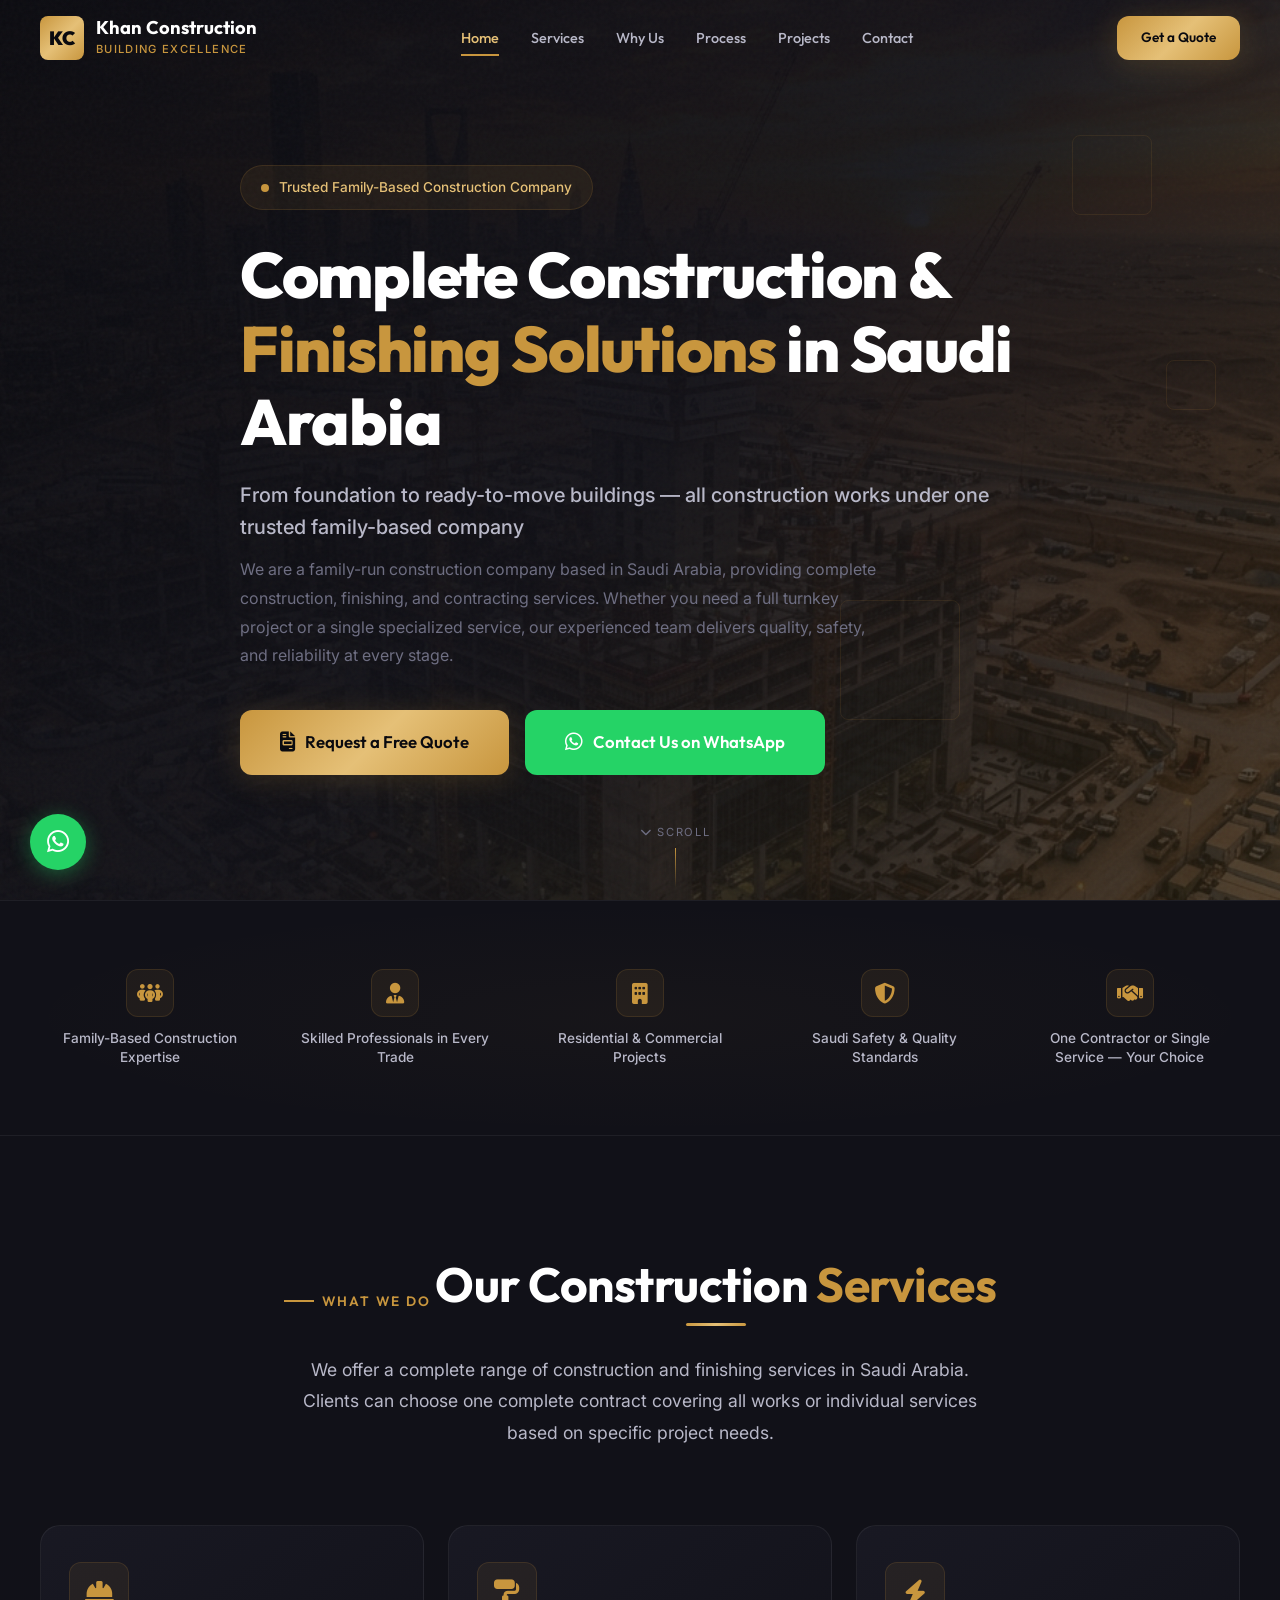
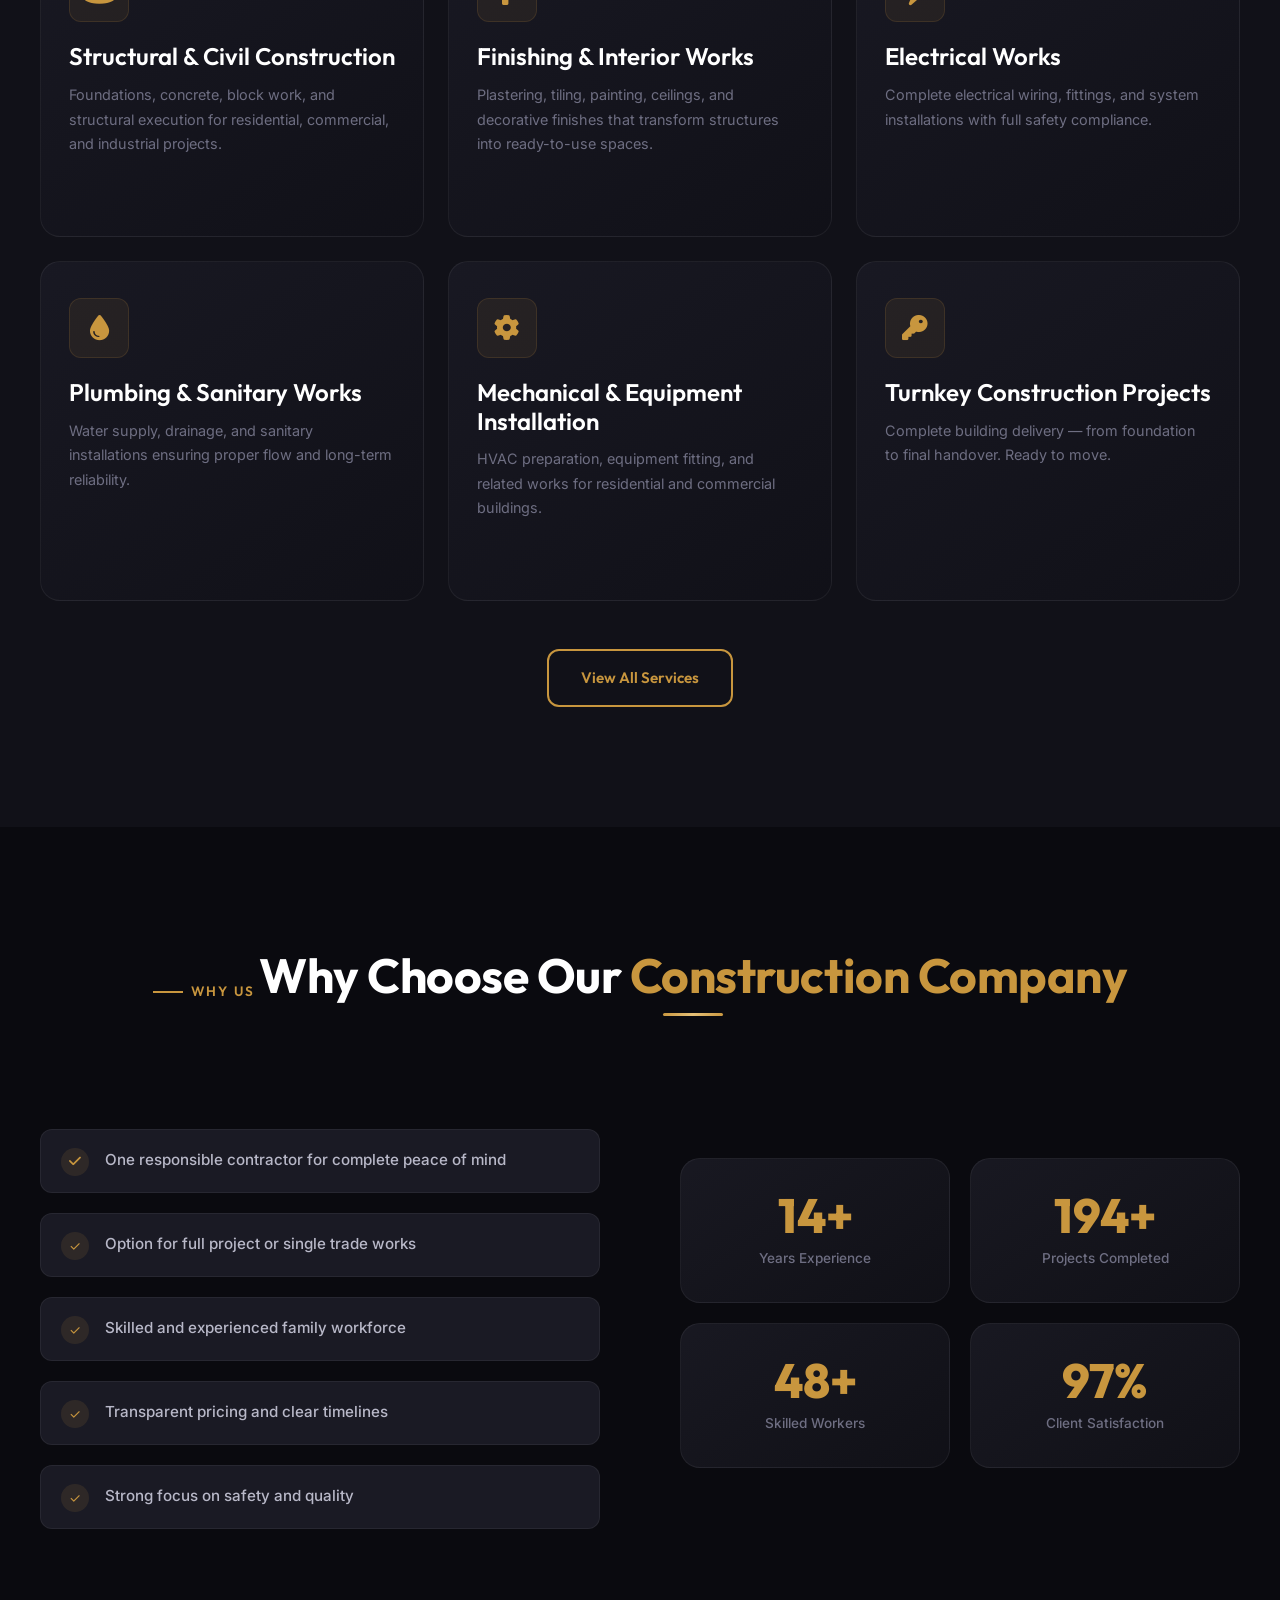
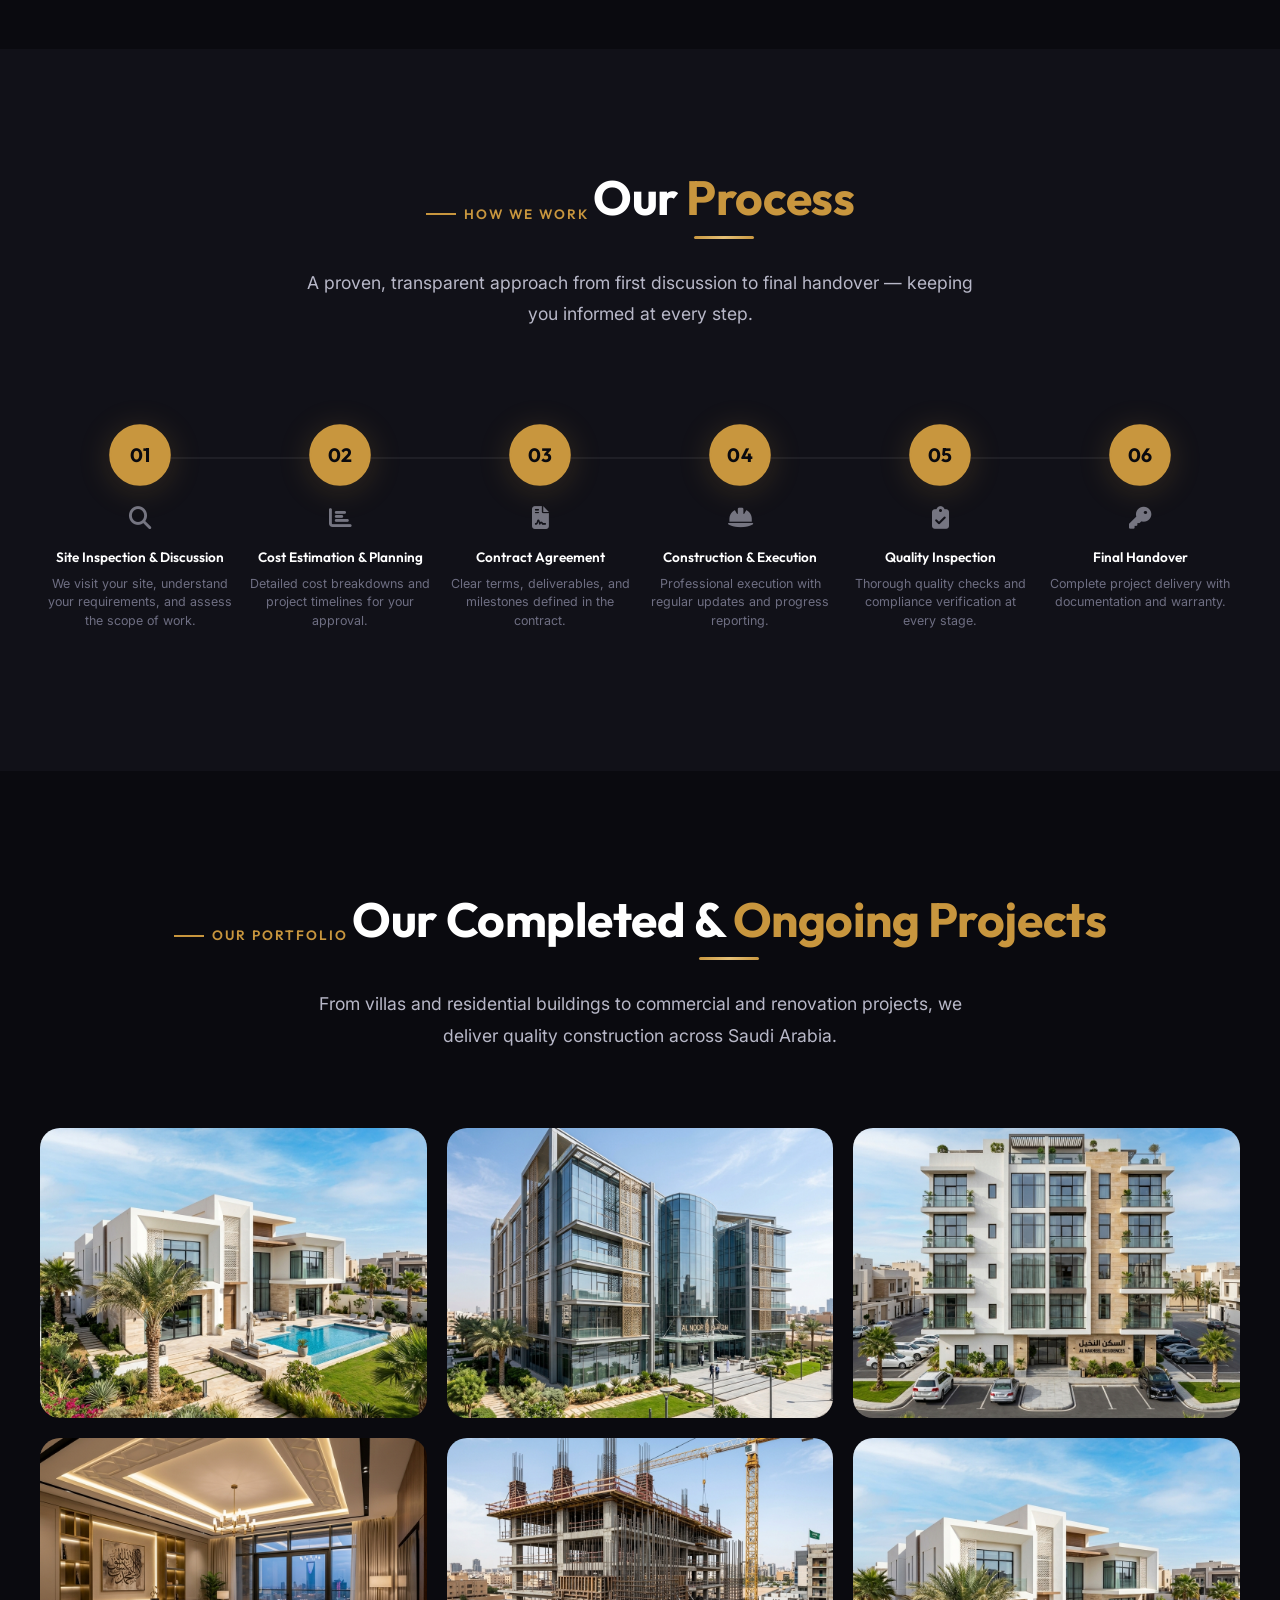
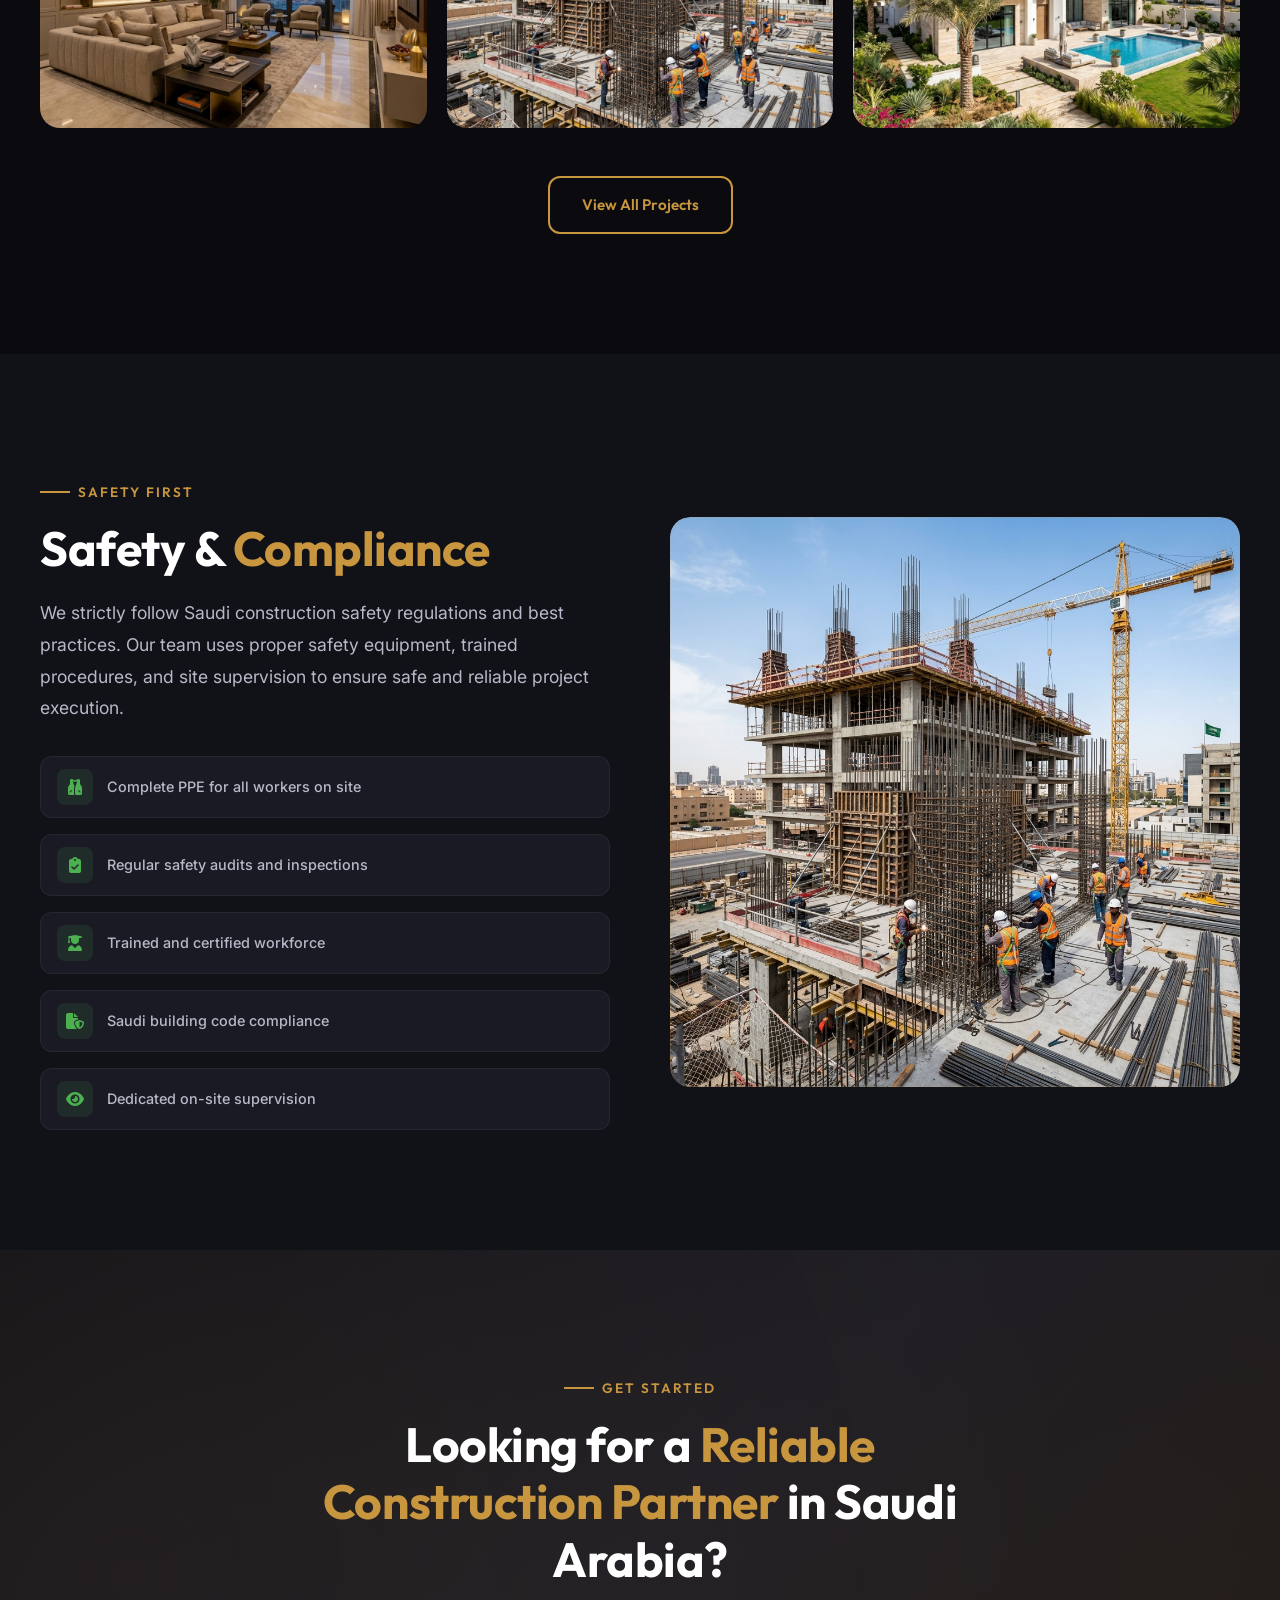
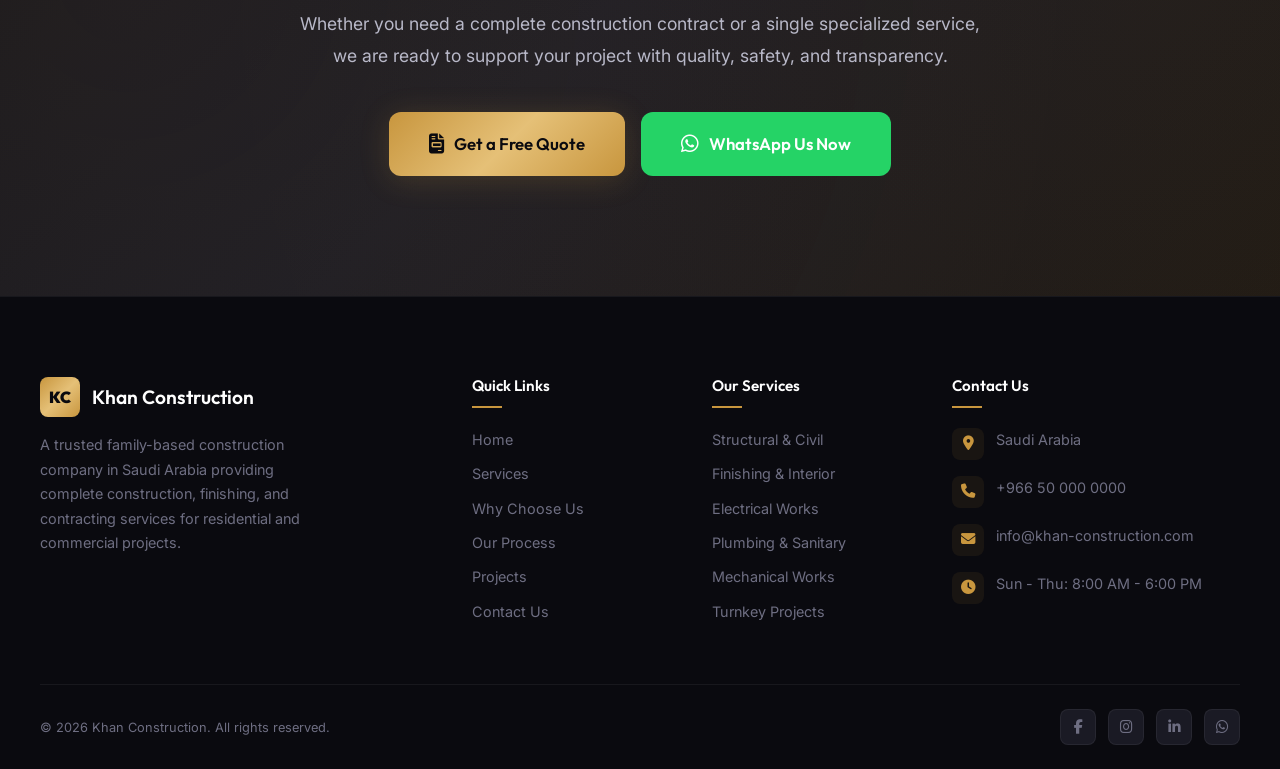
<file: index.html>
<!DOCTYPE html>
<html lang="en">

<head>
  <meta charset="UTF-8">
  <meta name="viewport" content="width=device-width, initial-scale=1.0">
  <meta name="description"
    content="Khan Construction — Complete construction, finishing, and contracting services in Saudi Arabia. From foundation to ready-to-move buildings. Residential & commercial projects.">
  <meta name="keywords"
    content="construction company Saudi Arabia, building contractor, finishing works, turnkey construction, civil construction, electrical works, plumbing, HVAC, Saudi construction">
  <meta name="author" content="Khan Construction">

  <!-- Open Graph -->
  <meta property="og:title" content="Khan Construction — Complete Construction Solutions in Saudi Arabia">
  <meta property="og:description"
    content="From foundation to ready-to-move buildings — all construction works under one trusted family-based company.">
  <meta property="og:type" content="website">
  <meta property="og:image" content="assets/images/hero-bg.png">

  <title>Khan Construction | Complete Construction & Finishing Solutions in Saudi Arabia</title>

  <!-- Favicons -->
  <link rel="icon" type="image/svg+xml"
    href="data:image/svg+xml,%3Csvg xmlns='http://www.w3.org/2000/svg' viewBox='0 0 100 100'%3E%3Crect width='100' height='100' rx='20' fill='%23C8963E'/%3E%3Ctext x='50' y='68' font-family='Arial' font-size='55' font-weight='bold' text-anchor='middle' fill='%230A0A0F'%3EKC%3C/text%3E%3C/svg%3E">

  <!-- Font Awesome Icons -->
  <link rel="stylesheet" href="https://cdnjs.cloudflare.com/ajax/libs/font-awesome/6.5.1/css/all.min.css">

  <!-- Stylesheets -->
  <link rel="stylesheet" href="css/style.css">
  <link rel="stylesheet" href="css/animations.css">
  <link rel="stylesheet" href="css/responsive.css">
</head>

<body>

  <!-- Page Loader -->
  <div class="page-loader" id="pageLoader">
    <div class="loader-logo">KC</div>
  </div>

  <!-- ========== NAVIGATION ========== -->
  <nav class="navbar" id="navbar">
    <div class="container">
      <a href="index.html" class="navbar-brand">
        <div class="navbar-logo">KC</div>
        <div class="navbar-brand-text">
          <span class="navbar-brand-name">Khan Construction</span>
          <span class="navbar-brand-tagline">Building Excellence</span>
        </div>
      </a>

      <div class="navbar-nav">
        <a href="#home" class="active">Home</a>
        <a href="#services">Services</a>
        <a href="#why-us">Why Us</a>
        <a href="#process">Process</a>
        <a href="#projects">Projects</a>
        <a href="#contact">Contact</a>
      </div>

      <div class="navbar-cta">
        <a href="#contact" class="btn btn-primary btn-sm">Get a Quote</a>
      </div>

      <button class="navbar-toggle" id="navToggle" aria-label="Toggle navigation">
        <span></span>
        <span></span>
        <span></span>
      </button>
    </div>
  </nav>

  <!-- Mobile Menu -->
  <div class="mobile-menu" id="mobileMenu">
    <a href="#home">Home</a>
    <a href="#services">Services</a>
    <a href="#why-us">Why Us</a>
    <a href="#process">Process</a>
    <a href="#projects">Projects</a>
    <a href="#contact">Contact</a>
    <a href="#contact" class="btn btn-primary" style="margin-top: 16px;">Get a Quote</a>
  </div>

  <!-- ========== HERO SECTION ========== -->
  <section class="hero" id="home">
    <div class="hero-bg">
      <img src="assets/images/hero-bg.png" alt="Construction site in Saudi Arabia at golden hour" loading="eager">
    </div>
    <div class="hero-overlay"></div>
    <div class="hero-grain"></div>

    <!-- Floating shapes -->
    <div class="hero-shapes">
      <div class="hero-shape"></div>
      <div class="hero-shape"></div>
      <div class="hero-shape"></div>
    </div>

    <div class="container">
      <div class="hero-content">
        <div class="hero-label">
          <span class="dot"></span>
          Trusted Family-Based Construction Company
        </div>

        <h1>
          Complete Construction & <span class="highlight">Finishing Solutions</span> in Saudi Arabia
        </h1>

        <p class="hero-subtitle">
          From foundation to ready-to-move buildings — all construction works under one trusted family-based company
        </p>

        <p class="hero-description">
          We are a family-run construction company based in Saudi Arabia, providing complete construction, finishing,
          and contracting services. Whether you need a full turnkey project or a single specialized service, our
          experienced team delivers quality, safety, and reliability at every stage.
        </p>

        <div class="hero-buttons">
          <a href="#contact" class="btn btn-primary btn-lg">
            <span class="btn-icon"><i class="fa-solid fa-file-invoice"></i></span>
            Request a Free Quote
          </a>
          <a href="https://wa.me/966500000000" target="_blank" rel="noopener" class="btn btn-whatsapp btn-lg">
            <span class="btn-icon"><i class="fa-brands fa-whatsapp"></i></span>
            Contact Us on WhatsApp
          </a>
        </div>
      </div>
    </div>

    <div class="hero-scroll">
      <span><i class="fa-solid fa-chevron-down"></i> Scroll</span>
      <div class="hero-scroll-line"></div>
    </div>
  </section>

  <!-- ========== TRUST HIGHLIGHTS ========== -->
  <section class="trust-bar" id="trust">
    <div class="container">
      <div class="trust-grid">
        <div class="trust-item">
          <div class="trust-icon"><i class="fa-solid fa-people-group"></i></div>
          <span class="trust-text">Family-Based Construction Expertise</span>
        </div>
        <div class="trust-item">
          <div class="trust-icon"><i class="fa-solid fa-user-tie"></i></div>
          <span class="trust-text">Skilled Professionals in Every Trade</span>
        </div>
        <div class="trust-item">
          <div class="trust-icon"><i class="fa-solid fa-building"></i></div>
          <span class="trust-text">Residential & Commercial Projects</span>
        </div>
        <div class="trust-item">
          <div class="trust-icon"><i class="fa-solid fa-shield-halved"></i></div>
          <span class="trust-text">Saudi Safety & Quality Standards</span>
        </div>
        <div class="trust-item">
          <div class="trust-icon"><i class="fa-solid fa-handshake"></i></div>
          <span class="trust-text">One Contractor or Single Service — Your Choice</span>
        </div>
      </div>
    </div>
  </section>

  <!-- ========== SERVICES SECTION ========== -->
  <section class="section section--alt" id="services">
    <div class="container">
      <div class="section-header">
        <span class="section-label">What We Do</span>
        <h2>Our Construction <span class="text-gold">Services</span></h2>
        <p>We offer a complete range of construction and finishing services in Saudi Arabia. Clients can choose one
          complete contract covering all works or individual services based on specific project needs.</p>
      </div>

      <div class="services-grid">
        <!-- Card 1: Structural -->
        <a href="service-structural.html" class="service-card" id="serviceStructural">
          <div class="service-card-icon"><i class="fa-solid fa-hard-hat"></i></div>
          <h3>Structural & Civil Construction</h3>
          <p>Foundations, concrete, block work, and structural execution for residential, commercial, and industrial
            projects.</p>
          <div class="service-card-arrow">Learn More →</div>
        </a>

        <!-- Card 2: Finishing -->
        <a href="service-finishing.html" class="service-card" id="serviceFinishing">
          <div class="service-card-icon"><i class="fa-solid fa-paint-roller"></i></div>
          <h3>Finishing & Interior Works</h3>
          <p>Plastering, tiling, painting, ceilings, and decorative finishes that transform structures into ready-to-use
            spaces.</p>
          <div class="service-card-arrow">Learn More →</div>
        </a>

        <!-- Card 3: Electrical -->
        <a href="service-electrical.html" class="service-card" id="serviceElectrical">
          <div class="service-card-icon"><i class="fa-solid fa-bolt"></i></div>
          <h3>Electrical Works</h3>
          <p>Complete electrical wiring, fittings, and system installations with full safety compliance.</p>
          <div class="service-card-arrow">Learn More →</div>
        </a>

        <!-- Card 4: Plumbing -->
        <a href="service-plumbing.html" class="service-card" id="servicePlumbing">
          <div class="service-card-icon"><i class="fa-solid fa-droplet"></i></div>
          <h3>Plumbing & Sanitary Works</h3>
          <p>Water supply, drainage, and sanitary installations ensuring proper flow and long-term reliability.</p>
          <div class="service-card-arrow">Learn More →</div>
        </a>

        <!-- Card 5: Mechanical -->
        <a href="service-mechanical.html" class="service-card" id="serviceMechanical">
          <div class="service-card-icon"><i class="fa-solid fa-gear"></i></div>
          <h3>Mechanical & Equipment Installation</h3>
          <p>HVAC preparation, equipment fitting, and related works for residential and commercial buildings.</p>
          <div class="service-card-arrow">Learn More →</div>
        </a>

        <!-- Card 6: Turnkey -->
        <a href="service-turnkey.html" class="service-card" id="serviceTurnkey">
          <div class="service-card-icon"><i class="fa-solid fa-key"></i></div>
          <h3>Turnkey Construction Projects</h3>
          <p>Complete building delivery — from foundation to final handover. Ready to move.</p>
          <div class="service-card-arrow">Learn More →</div>
        </a>
      </div>

      <div class="services-cta">
        <a href="services.html" class="btn btn-outline">View All Services</a>
      </div>
    </div>
  </section>

  <!-- ========== WHY CHOOSE US ========== -->
  <section class="section" id="why-us">
    <div class="container">
      <div class="section-header">
        <span class="section-label">Why Us</span>
        <h2>Why Choose Our <span class="text-gold">Construction Company</span></h2>
      </div>

      <div class="why-choose">
        <div class="why-choose-content">
          <div class="why-choose-list">
            <div class="why-choose-item">
              <div class="why-choose-check"><i class="fa-solid fa-check"></i></div>
              <p>One responsible contractor for complete peace of mind</p>
            </div>
            <div class="why-choose-item">
              <div class="why-choose-check">✓</div>
              <p>Option for full project or single trade works</p>
            </div>
            <div class="why-choose-item">
              <div class="why-choose-check">✓</div>
              <p>Skilled and experienced family workforce</p>
            </div>
            <div class="why-choose-item">
              <div class="why-choose-check">✓</div>
              <p>Transparent pricing and clear timelines</p>
            </div>
            <div class="why-choose-item">
              <div class="why-choose-check">✓</div>
              <p>Strong focus on safety and quality</p>
            </div>
          </div>
        </div>

        <div class="why-choose-stats">
          <div class="stat-card">
            <div class="stat-number"><span class="counter" data-target="15" data-suffix="+">0</span></div>
            <div class="stat-label">Years Experience</div>
          </div>
          <div class="stat-card">
            <div class="stat-number"><span class="counter" data-target="200" data-suffix="+">0</span></div>
            <div class="stat-label">Projects Completed</div>
          </div>
          <div class="stat-card">
            <div class="stat-number"><span class="counter" data-target="50" data-suffix="+">0</span></div>
            <div class="stat-label">Skilled Workers</div>
          </div>
          <div class="stat-card">
            <div class="stat-number"><span class="counter" data-target="100" data-suffix="%">0</span></div>
            <div class="stat-label">Client Satisfaction</div>
          </div>
        </div>
      </div>
    </div>
  </section>

  <!-- ========== OUR PROCESS ========== -->
  <section class="section section--alt" id="process">
    <div class="container">
      <div class="section-header">
        <span class="section-label">How We Work</span>
        <h2>Our <span class="text-gold">Process</span></h2>
        <p>A proven, transparent approach from first discussion to final handover — keeping you informed at every step.
        </p>
      </div>

      <div class="process-timeline">
        <div class="process-step">
          <div class="process-step-number">01</div>
          <div class="process-step-icon"><i class="fa-solid fa-magnifying-glass"></i></div>
          <h4>Site Inspection & Discussion</h4>
          <p>We visit your site, understand your requirements, and assess the scope of work.</p>
        </div>

        <div class="process-step">
          <div class="process-step-number">02</div>
          <div class="process-step-icon"><i class="fa-solid fa-chart-bar"></i></div>
          <h4>Cost Estimation & Planning</h4>
          <p>Detailed cost breakdowns and project timelines for your approval.</p>
        </div>

        <div class="process-step">
          <div class="process-step-number">03</div>
          <div class="process-step-icon"><i class="fa-solid fa-file-contract"></i></div>
          <h4>Contract Agreement</h4>
          <p>Clear terms, deliverables, and milestones defined in the contract.</p>
        </div>

        <div class="process-step">
          <div class="process-step-number">04</div>
          <div class="process-step-icon"><i class="fa-solid fa-helmet-safety"></i></div>
          <h4>Construction & Execution</h4>
          <p>Professional execution with regular updates and progress reporting.</p>
        </div>

        <div class="process-step">
          <div class="process-step-number">05</div>
          <div class="process-step-icon"><i class="fa-solid fa-clipboard-check"></i></div>
          <h4>Quality Inspection</h4>
          <p>Thorough quality checks and compliance verification at every stage.</p>
        </div>

        <div class="process-step">
          <div class="process-step-number">06</div>
          <div class="process-step-icon"><i class="fa-solid fa-key"></i></div>
          <h4>Final Handover</h4>
          <p>Complete project delivery with documentation and warranty.</p>
        </div>
      </div>
    </div>
  </section>

  <!-- ========== PROJECTS PREVIEW ========== -->
  <section class="section" id="projects">
    <div class="container">
      <div class="section-header">
        <span class="section-label">Our Portfolio</span>
        <h2>Our Completed & <span class="text-gold">Ongoing Projects</span></h2>
        <p>From villas and residential buildings to commercial and renovation projects, we deliver quality construction
          across Saudi Arabia.</p>
      </div>

      <div class="projects-grid">
        <div class="project-card" id="projectVilla">
          <img src="assets/images/project-villa.png" alt="Luxury villa project in Saudi Arabia" loading="lazy">
          <div class="project-overlay">
            <h4>Modern Luxury Villa</h4>
            <span>Residential • Completed</span>
          </div>
        </div>

        <div class="project-card" id="projectCommercial">
          <img src="assets/images/project-commercial.png" alt="Commercial building project" loading="lazy">
          <div class="project-overlay">
            <h4>Commercial Complex</h4>
            <span>Commercial • Completed</span>
          </div>
        </div>

        <div class="project-card" id="projectResidential">
          <img src="assets/images/project-residential.png" alt="Residential apartment building" loading="lazy">
          <div class="project-overlay">
            <h4>Residential Building</h4>
            <span>Residential • Completed</span>
          </div>
        </div>

        <div class="project-card" id="projectInterior">
          <img src="assets/images/project-interior.png" alt="Interior finishing works" loading="lazy">
          <div class="project-overlay">
            <h4>Premium Interior Finishing</h4>
            <span>Finishing Works • Completed</span>
          </div>
        </div>

        <div class="project-card" id="projectConstruction">
          <img src="assets/images/project-construction.png" alt="Building under construction" loading="lazy">
          <div class="project-overlay">
            <h4>Multi-Story Construction</h4>
            <span>Structural • In Progress</span>
          </div>
        </div>

        <div class="project-card" id="projectVilla2">
          <img src="assets/images/project-villa.png" alt="Villa renovation project" loading="lazy">
          <div class="project-overlay">
            <h4>Villa Renovation</h4>
            <span>Renovation • Completed</span>
          </div>
        </div>
      </div>

      <div class="projects-cta">
        <a href="#contact" class="btn btn-outline">View All Projects</a>
      </div>
    </div>
  </section>

  <!-- ========== SAFETY SECTION ========== -->
  <section class="section section--alt safety-section" id="safety">
    <div class="container">
      <div class="safety-content">
        <div class="safety-text">
          <span class="section-label">Safety First</span>
          <h2>Safety & <span class="text-gold">Compliance</span></h2>
          <p>We strictly follow Saudi construction safety regulations and best practices. Our team uses proper safety
            equipment, trained procedures, and site supervision to ensure safe and reliable project execution.</p>

          <div class="safety-features">
            <div class="safety-feature">
              <div class="safety-feature-icon"><i class="fa-solid fa-vest"></i></div>
              <span>Complete PPE for all workers on site</span>
            </div>
            <div class="safety-feature">
              <div class="safety-feature-icon"><i class="fa-solid fa-clipboard-check"></i></div>
              <span>Regular safety audits and inspections</span>
            </div>
            <div class="safety-feature">
              <div class="safety-feature-icon"><i class="fa-solid fa-user-graduate"></i></div>
              <span>Trained and certified workforce</span>
            </div>
            <div class="safety-feature">
              <div class="safety-feature-icon"><i class="fa-solid fa-file-shield"></i></div>
              <span>Saudi building code compliance</span>
            </div>
            <div class="safety-feature">
              <div class="safety-feature-icon"><i class="fa-solid fa-eye"></i></div>
              <span>Dedicated on-site supervision</span>
            </div>
          </div>
        </div>

        <div class="safety-image reveal-right">
          <img src="assets/images/project-construction.png" alt="Construction safety practices" loading="lazy">
        </div>
      </div>
    </div>
  </section>

  <!-- ========== FINAL CTA ========== -->
  <section class="cta-section" id="contact">
    <div class="cta-bg"></div>
    <div class="container">
      <div class="cta-content">
        <span class="section-label">Get Started</span>
        <h2>Looking for a <span class="text-gold">Reliable Construction Partner</span> in Saudi Arabia?</h2>
        <p>Whether you need a complete construction contract or a single specialized service, we are ready to support
          your project with quality, safety, and transparency.</p>
        <div class="cta-buttons">
          <a href="mailto:info@khan-construction.com" class="btn btn-primary btn-lg">
            <span class="btn-icon"><i class="fa-solid fa-file-invoice"></i></span>
            Get a Free Quote
          </a>
          <a href="https://wa.me/966500000000" target="_blank" rel="noopener" class="btn btn-whatsapp btn-lg">
            <span class="btn-icon"><i class="fa-brands fa-whatsapp"></i></span>
            WhatsApp Us Now
          </a>
        </div>
      </div>
    </div>
  </section>

  <!-- ========== FOOTER ========== -->
  <footer class="footer">
    <div class="container">
      <div class="footer-grid">
        <!-- Brand -->
        <div class="footer-brand">
          <div class="footer-brand-name">
            <div class="footer-logo">KC</div>
            <h3>Khan Construction</h3>
          </div>
          <p>A trusted family-based construction company in Saudi Arabia providing complete construction, finishing, and
            contracting services for residential and commercial projects.</p>
        </div>

        <!-- Quick Links -->
        <div>
          <h4 class="footer-heading">Quick Links</h4>
          <div class="footer-links">
            <a href="#home">Home</a>
            <a href="#services">Services</a>
            <a href="#why-us">Why Choose Us</a>
            <a href="#process">Our Process</a>
            <a href="#projects">Projects</a>
            <a href="#contact">Contact Us</a>
          </div>
        </div>

        <!-- Services -->
        <div>
          <h4 class="footer-heading">Our Services</h4>
          <div class="footer-links">
            <a href="service-structural.html">Structural & Civil</a>
            <a href="service-finishing.html">Finishing & Interior</a>
            <a href="service-electrical.html">Electrical Works</a>
            <a href="service-plumbing.html">Plumbing & Sanitary</a>
            <a href="service-mechanical.html">Mechanical Works</a>
            <a href="service-turnkey.html">Turnkey Projects</a>
          </div>
        </div>

        <!-- Contact -->
        <div>
          <h4 class="footer-heading">Contact Us</h4>
          <div class="footer-contact">
            <div class="footer-contact-item">
              <div class="footer-contact-icon"><i class="fa-solid fa-location-dot"></i></div>
              <span>Saudi Arabia</span>
            </div>
            <div class="footer-contact-item">
              <div class="footer-contact-icon"><i class="fa-solid fa-phone"></i></div>
              <span>+966 50 000 0000</span>
            </div>
            <div class="footer-contact-item">
              <div class="footer-contact-icon"><i class="fa-solid fa-envelope"></i></div>
              <span>info@khan-construction.com</span>
            </div>
            <div class="footer-contact-item">
              <div class="footer-contact-icon"><i class="fa-solid fa-clock"></i></div>
              <span>Sun - Thu: 8:00 AM - 6:00 PM</span>
            </div>
          </div>
        </div>
      </div>

      <div class="footer-bottom">
        <p>&copy; <span class="current-year">2026</span> Khan Construction. All rights reserved.</p>
        <div class="footer-socials">
          <a href="#" class="footer-social" aria-label="Facebook"><i class="fa-brands fa-facebook-f"></i></a>
          <a href="#" class="footer-social" aria-label="Instagram"><i class="fa-brands fa-instagram"></i></a>
          <a href="#" class="footer-social" aria-label="LinkedIn"><i class="fa-brands fa-linkedin-in"></i></a>
          <a href="https://wa.me/966500000000" target="_blank" rel="noopener" class="footer-social"
            aria-label="WhatsApp"><i class="fa-brands fa-whatsapp"></i></a>
        </div>
      </div>
    </div>
  </footer>

  <!-- WhatsApp Float Button -->
  <a href="https://wa.me/966500000000" target="_blank" rel="noopener" class="whatsapp-float"
    aria-label="Contact us on WhatsApp" id="whatsappFloat">
    <i class="fa-brands fa-whatsapp"></i>
  </a>

  <!-- Back to Top -->
  <button class="back-to-top" id="backToTop" aria-label="Back to top"><i class="fa-solid fa-arrow-up"></i></button>

  <!-- Scripts -->
  <script src="js/main.js"></script>
  <script src="js/animations.js"></script>
</body>

</html>
</file>
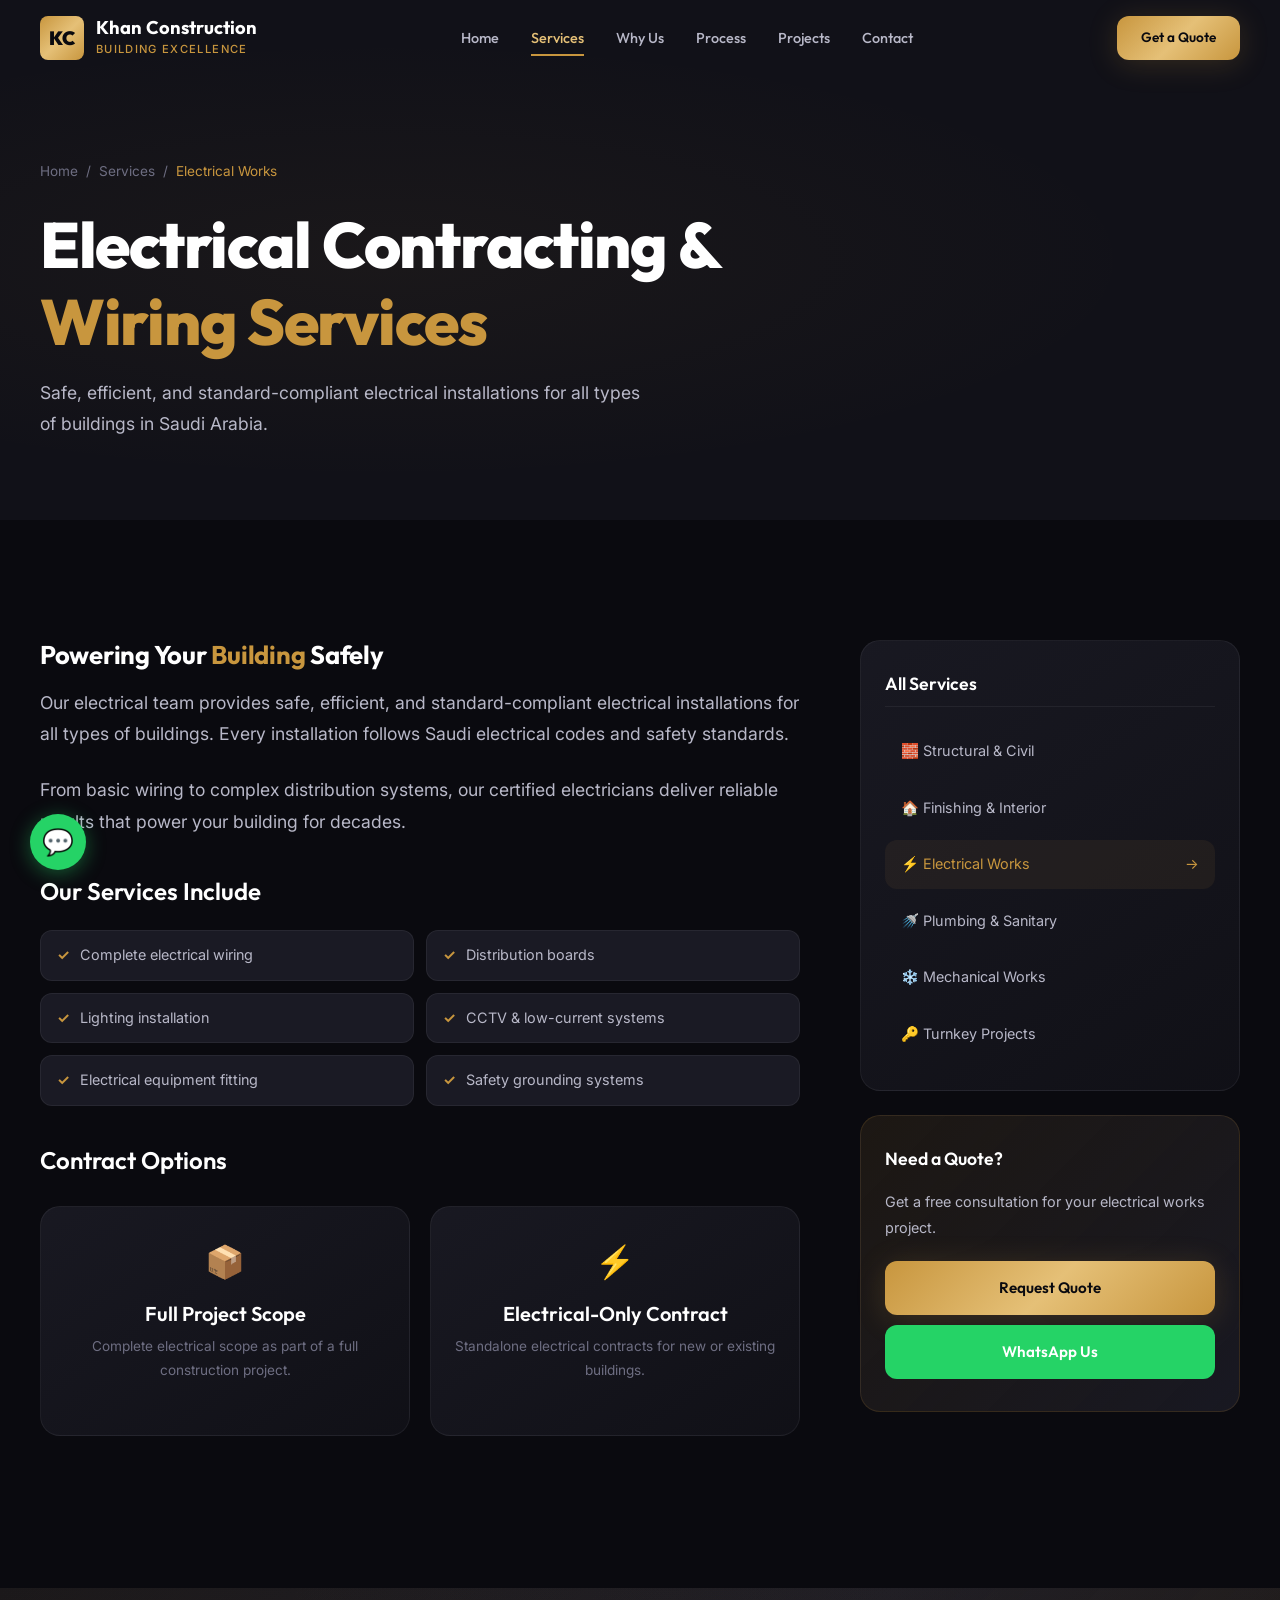
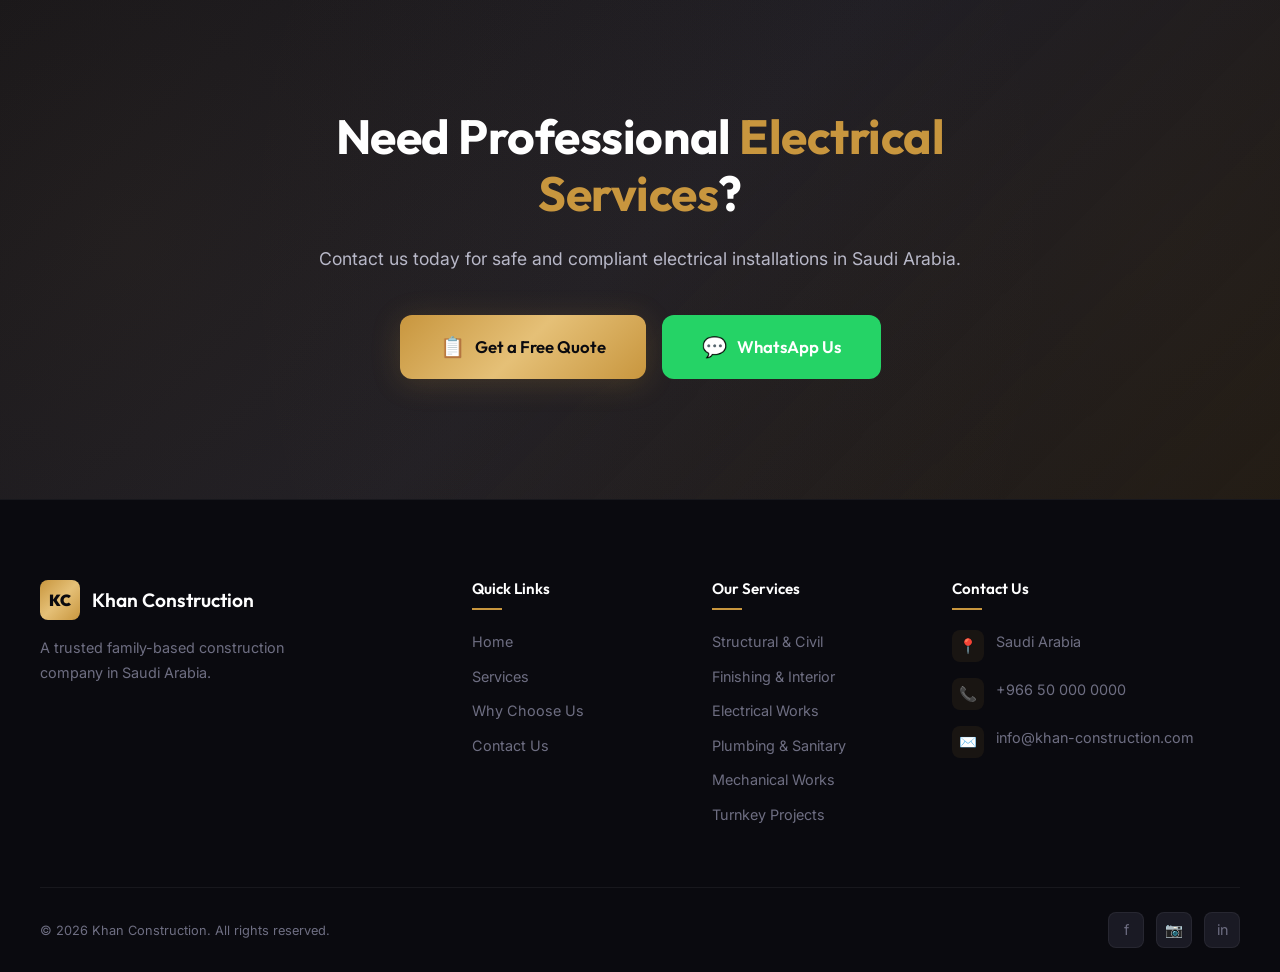
<file: service-electrical.html>
<!DOCTYPE html>
<html lang="en">
<head>
  <meta charset="UTF-8">
  <meta name="viewport" content="width=device-width, initial-scale=1.0">
  <meta name="description" content="Professional electrical contracting and wiring services in Saudi Arabia — complete wiring, distribution boards, lighting, CCTV, and electrical equipment installation.">
  <title>Electrical Works | Khan Construction — Saudi Arabia</title>
  <link rel="icon" type="image/svg+xml" href="data:image/svg+xml,%3Csvg xmlns='http://www.w3.org/2000/svg' viewBox='0 0 100 100'%3E%3Crect width='100' height='100' rx='20' fill='%23C8963E'/%3E%3Ctext x='50' y='68' font-family='Arial' font-size='55' font-weight='bold' text-anchor='middle' fill='%230A0A0F'%3EKC%3C/text%3E%3C/svg%3E">
  <link rel="stylesheet" href="css/style.css">
  <link rel="stylesheet" href="css/animations.css">
  <link rel="stylesheet" href="css/responsive.css">
</head>
<body>

  <div class="page-loader" id="pageLoader"><div class="loader-logo">KC</div></div>

  <nav class="navbar" id="navbar">
    <div class="container">
      <a href="index.html" class="navbar-brand">
        <div class="navbar-logo">KC</div>
        <div class="navbar-brand-text"><span class="navbar-brand-name">Khan Construction</span><span class="navbar-brand-tagline">Building Excellence</span></div>
      </a>
      <div class="navbar-nav">
        <a href="index.html">Home</a><a href="services.html" class="active">Services</a><a href="index.html#why-us">Why Us</a>
        <a href="index.html#process">Process</a><a href="index.html#projects">Projects</a><a href="index.html#contact">Contact</a>
      </div>
      <div class="navbar-cta"><a href="index.html#contact" class="btn btn-primary btn-sm">Get a Quote</a></div>
      <button class="navbar-toggle" id="navToggle" aria-label="Toggle navigation"><span></span><span></span><span></span></button>
    </div>
  </nav>
  <div class="mobile-menu" id="mobileMenu">
    <a href="index.html">Home</a><a href="services.html">Services</a><a href="index.html#why-us">Why Us</a>
    <a href="index.html#process">Process</a><a href="index.html#projects">Projects</a><a href="index.html#contact">Contact</a>
  </div>

  <section class="page-hero">
    <div class="container">
      <div class="breadcrumb">
        <a href="index.html">Home</a><span>/</span><a href="services.html">Services</a><span>/</span>
        <span class="current">Electrical Works</span>
      </div>
      <h1>Electrical Contracting & <span class="text-gold">Wiring Services</span></h1>
      <p>Safe, efficient, and standard-compliant electrical installations for all types of buildings in Saudi Arabia.</p>
    </div>
  </section>

  <section class="service-detail">
    <div class="container">
      <div class="service-detail-grid">
        <div class="service-detail-content">
          <h2>Powering Your <span class="text-gold">Building</span> Safely</h2>
          <p>Our electrical team provides safe, efficient, and standard-compliant electrical installations for all types of buildings. Every installation follows Saudi electrical codes and safety standards.</p>
          <p>From basic wiring to complex distribution systems, our certified electricians deliver reliable results that power your building for decades.</p>

          <h3 style="margin-top: 40px; margin-bottom: 20px;">Our Services Include</h3>
          <div class="service-includes">
            <div class="service-include-item"><span class="check">✓</span> Complete electrical wiring</div>
            <div class="service-include-item"><span class="check">✓</span> Distribution boards</div>
            <div class="service-include-item"><span class="check">✓</span> Lighting installation</div>
            <div class="service-include-item"><span class="check">✓</span> CCTV & low-current systems</div>
            <div class="service-include-item"><span class="check">✓</span> Electrical equipment fitting</div>
            <div class="service-include-item"><span class="check">✓</span> Safety grounding systems</div>
          </div>

          <h3 style="margin-top: 40px; margin-bottom: 20px;">Contract Options</h3>
          <div class="contract-options">
            <div class="contract-option">
              <div class="icon">📦</div>
              <h4>Full Project Scope</h4>
              <p>Complete electrical scope as part of a full construction project.</p>
            </div>
            <div class="contract-option">
              <div class="icon">⚡</div>
              <h4>Electrical-Only Contract</h4>
              <p>Standalone electrical contracts for new or existing buildings.</p>
            </div>
          </div>
        </div>

        <aside class="service-sidebar">
          <div class="sidebar-card">
            <h3>All Services</h3>
            <div class="sidebar-services">
              <a href="service-structural.html" class="sidebar-service-link">🧱 Structural & Civil <span class="arrow">→</span></a>
              <a href="service-finishing.html" class="sidebar-service-link">🏠 Finishing & Interior <span class="arrow">→</span></a>
              <a href="service-electrical.html" class="sidebar-service-link active">⚡ Electrical Works <span class="arrow">→</span></a>
              <a href="service-plumbing.html" class="sidebar-service-link">🚿 Plumbing & Sanitary <span class="arrow">→</span></a>
              <a href="service-mechanical.html" class="sidebar-service-link">❄️ Mechanical Works <span class="arrow">→</span></a>
              <a href="service-turnkey.html" class="sidebar-service-link">🔑 Turnkey Projects <span class="arrow">→</span></a>
            </div>
          </div>
          <div class="sidebar-card" style="background: linear-gradient(135deg, rgba(200, 150, 62, 0.1), rgba(26, 26, 36, 0.9)); border-color: var(--border);">
            <h3 style="border: none; padding: 0;">Need a Quote?</h3>
            <p style="margin: 12px 0 20px; font-size: 0.9rem;">Get a free consultation for your electrical works project.</p>
            <a href="index.html#contact" class="btn btn-primary" style="width: 100%;">Request Quote</a>
            <a href="https://wa.me/966500000000" target="_blank" rel="noopener" class="btn btn-whatsapp" style="width: 100%; margin-top: 10px;">WhatsApp Us</a>
          </div>
        </aside>
      </div>
    </div>
  </section>

  <section class="cta-section">
    <div class="cta-bg"></div>
    <div class="container">
      <div class="cta-content">
        <h2>Need Professional <span class="text-gold">Electrical Services</span>?</h2>
        <p>Contact us today for safe and compliant electrical installations in Saudi Arabia.</p>
        <div class="cta-buttons">
          <a href="index.html#contact" class="btn btn-primary btn-lg"><span class="btn-icon">📋</span> Get a Free Quote</a>
          <a href="https://wa.me/966500000000" target="_blank" rel="noopener" class="btn btn-whatsapp btn-lg"><span class="btn-icon">💬</span> WhatsApp Us</a>
        </div>
      </div>
    </div>
  </section>

  <footer class="footer">
    <div class="container">
      <div class="footer-grid">
        <div class="footer-brand"><div class="footer-brand-name"><div class="footer-logo">KC</div><h3>Khan Construction</h3></div><p>A trusted family-based construction company in Saudi Arabia.</p></div>
        <div><h4 class="footer-heading">Quick Links</h4><div class="footer-links"><a href="index.html">Home</a><a href="services.html">Services</a><a href="index.html#why-us">Why Choose Us</a><a href="index.html#contact">Contact Us</a></div></div>
        <div><h4 class="footer-heading">Our Services</h4><div class="footer-links"><a href="service-structural.html">Structural & Civil</a><a href="service-finishing.html">Finishing & Interior</a><a href="service-electrical.html">Electrical Works</a><a href="service-plumbing.html">Plumbing & Sanitary</a><a href="service-mechanical.html">Mechanical Works</a><a href="service-turnkey.html">Turnkey Projects</a></div></div>
        <div><h4 class="footer-heading">Contact Us</h4><div class="footer-contact"><div class="footer-contact-item"><div class="footer-contact-icon">📍</div><span>Saudi Arabia</span></div><div class="footer-contact-item"><div class="footer-contact-icon">📞</div><span>+966 50 000 0000</span></div><div class="footer-contact-item"><div class="footer-contact-icon">✉️</div><span>info@khan-construction.com</span></div></div></div>
      </div>
      <div class="footer-bottom"><p>&copy; <span class="current-year">2026</span> Khan Construction. All rights reserved.</p><div class="footer-socials"><a href="#" class="footer-social">f</a><a href="#" class="footer-social">📷</a><a href="#" class="footer-social">in</a></div></div>
    </div>
  </footer>

  <a href="https://wa.me/966500000000" target="_blank" rel="noopener" class="whatsapp-float">💬</a>
  <button class="back-to-top" id="backToTop" aria-label="Back to top">↑</button>
  <script src="js/main.js"></script>
  <script src="js/animations.js"></script>
</body>
</html>
</file>
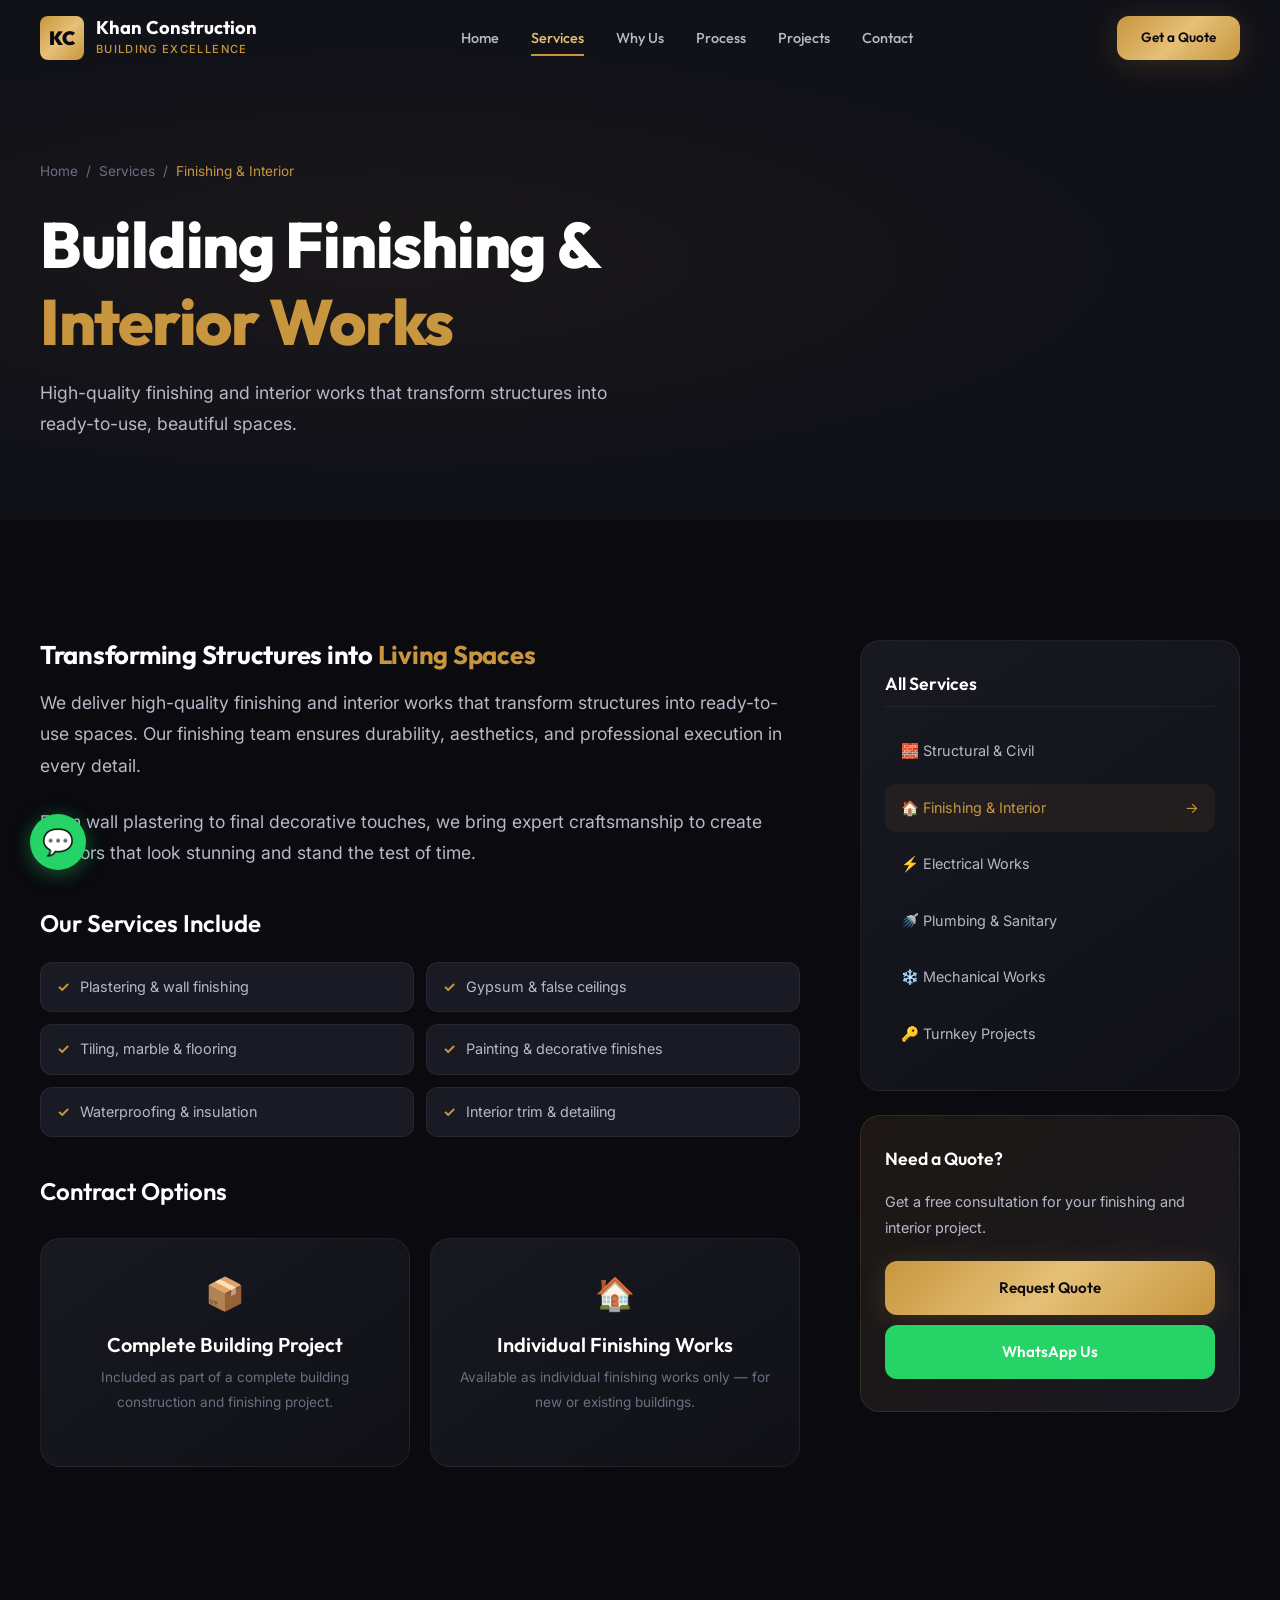
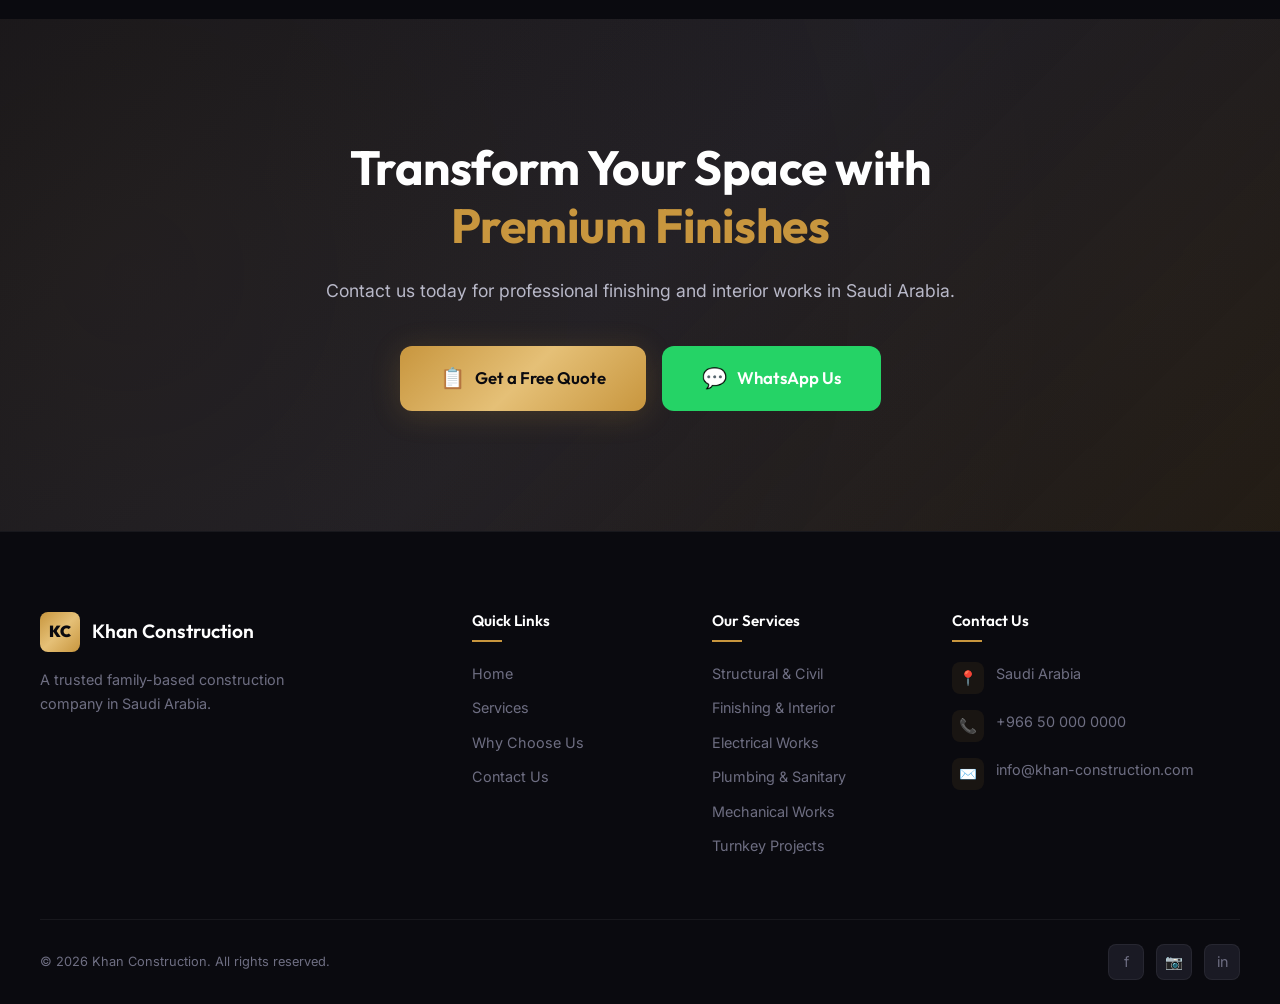
<file: service-finishing.html>
<!DOCTYPE html>
<html lang="en">
<head>
  <meta charset="UTF-8">
  <meta name="viewport" content="width=device-width, initial-scale=1.0">
  <meta name="description" content="Professional building finishing and interior works in Saudi Arabia — plastering, tiling, painting, gypsum ceilings, marble flooring, waterproofing, and decorative finishes.">
  <title>Finishing & Interior Works | Khan Construction — Saudi Arabia</title>
  <link rel="icon" type="image/svg+xml" href="data:image/svg+xml,%3Csvg xmlns='http://www.w3.org/2000/svg' viewBox='0 0 100 100'%3E%3Crect width='100' height='100' rx='20' fill='%23C8963E'/%3E%3Ctext x='50' y='68' font-family='Arial' font-size='55' font-weight='bold' text-anchor='middle' fill='%230A0A0F'%3EKC%3C/text%3E%3C/svg%3E">
  <link rel="stylesheet" href="css/style.css">
  <link rel="stylesheet" href="css/animations.css">
  <link rel="stylesheet" href="css/responsive.css">
</head>
<body>

  <div class="page-loader" id="pageLoader"><div class="loader-logo">KC</div></div>

  <nav class="navbar" id="navbar">
    <div class="container">
      <a href="index.html" class="navbar-brand">
        <div class="navbar-logo">KC</div>
        <div class="navbar-brand-text"><span class="navbar-brand-name">Khan Construction</span><span class="navbar-brand-tagline">Building Excellence</span></div>
      </a>
      <div class="navbar-nav">
        <a href="index.html">Home</a><a href="services.html" class="active">Services</a><a href="index.html#why-us">Why Us</a>
        <a href="index.html#process">Process</a><a href="index.html#projects">Projects</a><a href="index.html#contact">Contact</a>
      </div>
      <div class="navbar-cta"><a href="index.html#contact" class="btn btn-primary btn-sm">Get a Quote</a></div>
      <button class="navbar-toggle" id="navToggle" aria-label="Toggle navigation"><span></span><span></span><span></span></button>
    </div>
  </nav>
  <div class="mobile-menu" id="mobileMenu">
    <a href="index.html">Home</a><a href="services.html">Services</a><a href="index.html#why-us">Why Us</a>
    <a href="index.html#process">Process</a><a href="index.html#projects">Projects</a><a href="index.html#contact">Contact</a>
  </div>

  <section class="page-hero">
    <div class="container">
      <div class="breadcrumb">
        <a href="index.html">Home</a><span>/</span><a href="services.html">Services</a><span>/</span>
        <span class="current">Finishing & Interior</span>
      </div>
      <h1>Building Finishing & <span class="text-gold">Interior Works</span></h1>
      <p>High-quality finishing and interior works that transform structures into ready-to-use, beautiful spaces.</p>
    </div>
  </section>

  <section class="service-detail">
    <div class="container">
      <div class="service-detail-grid">
        <div class="service-detail-content">
          <h2>Transforming Structures into <span class="text-gold">Living Spaces</span></h2>
          <p>We deliver high-quality finishing and interior works that transform structures into ready-to-use spaces. Our finishing team ensures durability, aesthetics, and professional execution in every detail.</p>
          <p>From wall plastering to final decorative touches, we bring expert craftsmanship to create interiors that look stunning and stand the test of time.</p>

          <h3 style="margin-top: 40px; margin-bottom: 20px;">Our Services Include</h3>
          <div class="service-includes">
            <div class="service-include-item"><span class="check">✓</span> Plastering & wall finishing</div>
            <div class="service-include-item"><span class="check">✓</span> Gypsum & false ceilings</div>
            <div class="service-include-item"><span class="check">✓</span> Tiling, marble & flooring</div>
            <div class="service-include-item"><span class="check">✓</span> Painting & decorative finishes</div>
            <div class="service-include-item"><span class="check">✓</span> Waterproofing & insulation</div>
            <div class="service-include-item"><span class="check">✓</span> Interior trim & detailing</div>
          </div>

          <h3 style="margin-top: 40px; margin-bottom: 20px;">Contract Options</h3>
          <div class="contract-options">
            <div class="contract-option">
              <div class="icon">📦</div>
              <h4>Complete Building Project</h4>
              <p>Included as part of a complete building construction and finishing project.</p>
            </div>
            <div class="contract-option">
              <div class="icon">🏠</div>
              <h4>Individual Finishing Works</h4>
              <p>Available as individual finishing works only — for new or existing buildings.</p>
            </div>
          </div>
        </div>

        <aside class="service-sidebar">
          <div class="sidebar-card">
            <h3>All Services</h3>
            <div class="sidebar-services">
              <a href="service-structural.html" class="sidebar-service-link">🧱 Structural & Civil <span class="arrow">→</span></a>
              <a href="service-finishing.html" class="sidebar-service-link active">🏠 Finishing & Interior <span class="arrow">→</span></a>
              <a href="service-electrical.html" class="sidebar-service-link">⚡ Electrical Works <span class="arrow">→</span></a>
              <a href="service-plumbing.html" class="sidebar-service-link">🚿 Plumbing & Sanitary <span class="arrow">→</span></a>
              <a href="service-mechanical.html" class="sidebar-service-link">❄️ Mechanical Works <span class="arrow">→</span></a>
              <a href="service-turnkey.html" class="sidebar-service-link">🔑 Turnkey Projects <span class="arrow">→</span></a>
            </div>
          </div>
          <div class="sidebar-card" style="background: linear-gradient(135deg, rgba(200, 150, 62, 0.1), rgba(26, 26, 36, 0.9)); border-color: var(--border);">
            <h3 style="border: none; padding: 0;">Need a Quote?</h3>
            <p style="margin: 12px 0 20px; font-size: 0.9rem;">Get a free consultation for your finishing and interior project.</p>
            <a href="index.html#contact" class="btn btn-primary" style="width: 100%;">Request Quote</a>
            <a href="https://wa.me/966500000000" target="_blank" rel="noopener" class="btn btn-whatsapp" style="width: 100%; margin-top: 10px;">WhatsApp Us</a>
          </div>
        </aside>
      </div>
    </div>
  </section>

  <section class="cta-section">
    <div class="cta-bg"></div>
    <div class="container">
      <div class="cta-content">
        <h2>Transform Your Space with <span class="text-gold">Premium Finishes</span></h2>
        <p>Contact us today for professional finishing and interior works in Saudi Arabia.</p>
        <div class="cta-buttons">
          <a href="index.html#contact" class="btn btn-primary btn-lg"><span class="btn-icon">📋</span> Get a Free Quote</a>
          <a href="https://wa.me/966500000000" target="_blank" rel="noopener" class="btn btn-whatsapp btn-lg"><span class="btn-icon">💬</span> WhatsApp Us</a>
        </div>
      </div>
    </div>
  </section>

  <footer class="footer">
    <div class="container">
      <div class="footer-grid">
        <div class="footer-brand"><div class="footer-brand-name"><div class="footer-logo">KC</div><h3>Khan Construction</h3></div><p>A trusted family-based construction company in Saudi Arabia.</p></div>
        <div><h4 class="footer-heading">Quick Links</h4><div class="footer-links"><a href="index.html">Home</a><a href="services.html">Services</a><a href="index.html#why-us">Why Choose Us</a><a href="index.html#contact">Contact Us</a></div></div>
        <div><h4 class="footer-heading">Our Services</h4><div class="footer-links"><a href="service-structural.html">Structural & Civil</a><a href="service-finishing.html">Finishing & Interior</a><a href="service-electrical.html">Electrical Works</a><a href="service-plumbing.html">Plumbing & Sanitary</a><a href="service-mechanical.html">Mechanical Works</a><a href="service-turnkey.html">Turnkey Projects</a></div></div>
        <div><h4 class="footer-heading">Contact Us</h4><div class="footer-contact"><div class="footer-contact-item"><div class="footer-contact-icon">📍</div><span>Saudi Arabia</span></div><div class="footer-contact-item"><div class="footer-contact-icon">📞</div><span>+966 50 000 0000</span></div><div class="footer-contact-item"><div class="footer-contact-icon">✉️</div><span>info@khan-construction.com</span></div></div></div>
      </div>
      <div class="footer-bottom"><p>&copy; <span class="current-year">2026</span> Khan Construction. All rights reserved.</p><div class="footer-socials"><a href="#" class="footer-social">f</a><a href="#" class="footer-social">📷</a><a href="#" class="footer-social">in</a></div></div>
    </div>
  </footer>

  <a href="https://wa.me/966500000000" target="_blank" rel="noopener" class="whatsapp-float">💬</a>
  <button class="back-to-top" id="backToTop" aria-label="Back to top">↑</button>
  <script src="js/main.js"></script>
  <script src="js/animations.js"></script>
</body>
</html>
</file>
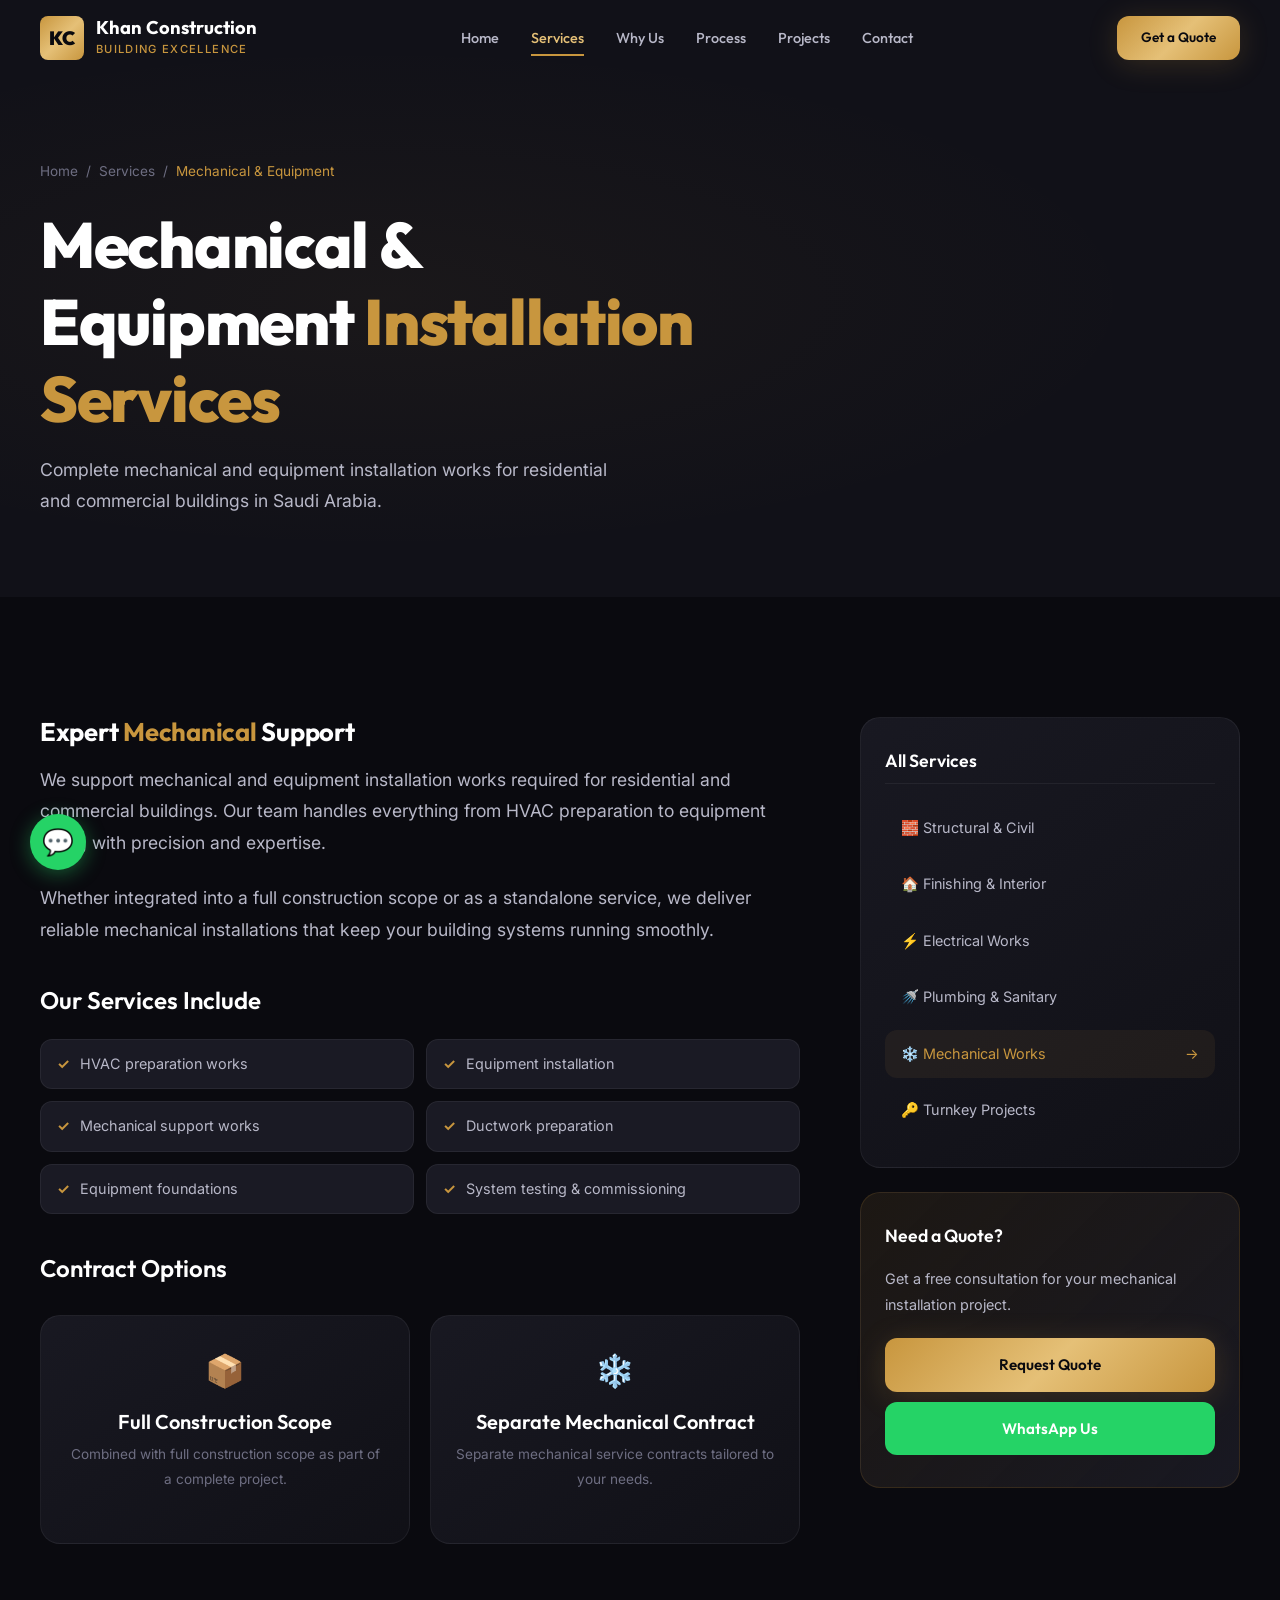
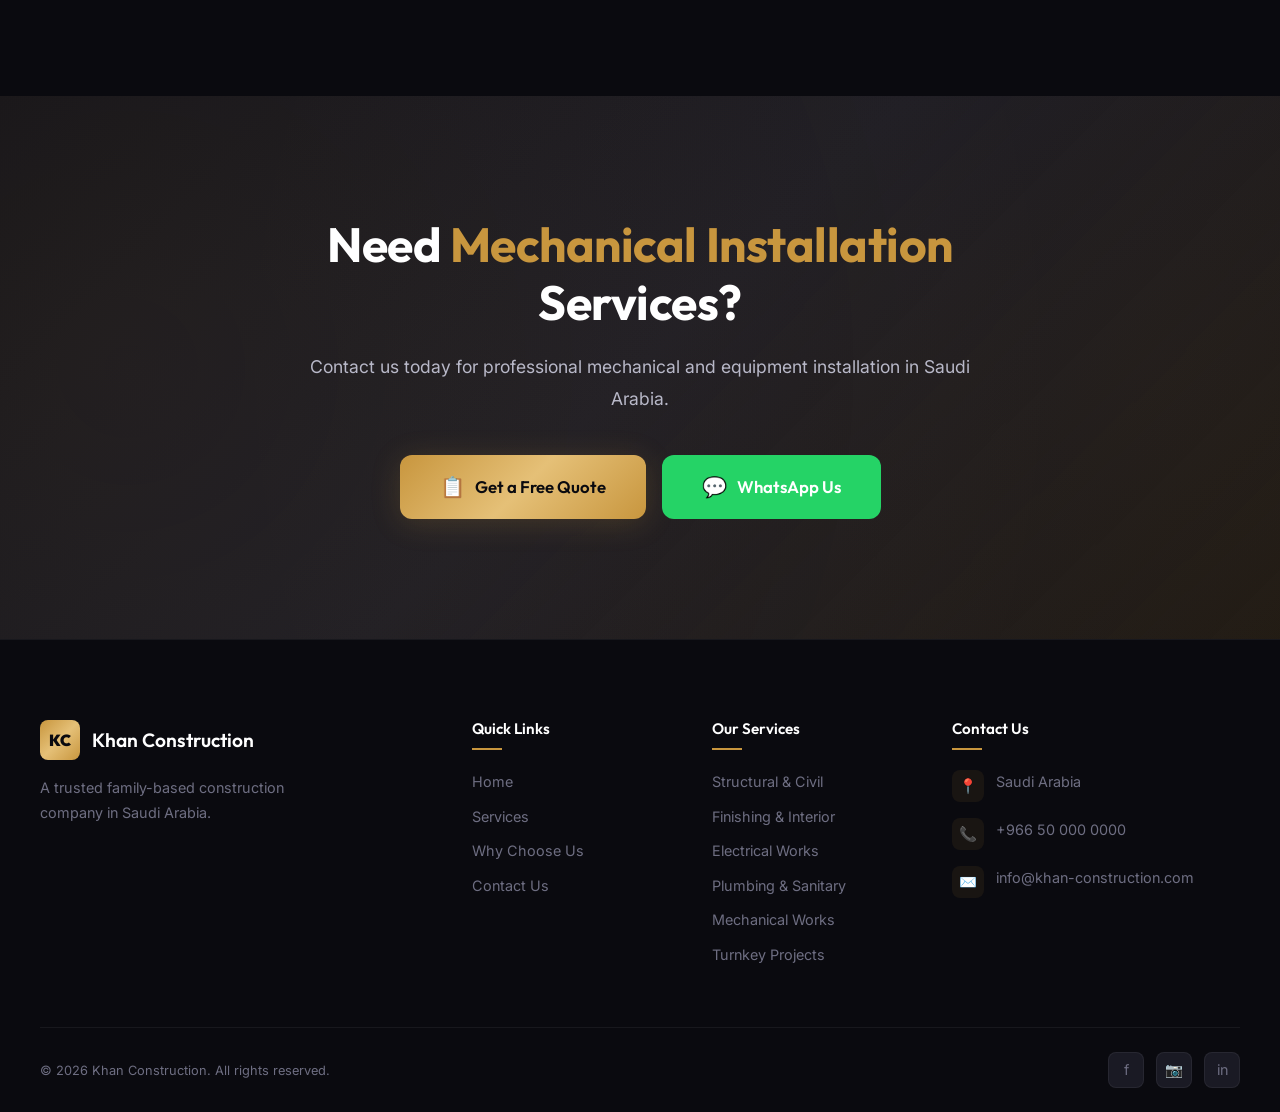
<file: service-mechanical.html>
<!DOCTYPE html>
<html lang="en">
<head>
  <meta charset="UTF-8">
  <meta name="viewport" content="width=device-width, initial-scale=1.0">
  <meta name="description" content="Mechanical and equipment installation services in Saudi Arabia — HVAC preparation, equipment installation, and mechanical support works for residential and commercial buildings.">
  <title>Mechanical & Equipment Installation | Khan Construction — Saudi Arabia</title>
  <link rel="icon" type="image/svg+xml" href="data:image/svg+xml,%3Csvg xmlns='http://www.w3.org/2000/svg' viewBox='0 0 100 100'%3E%3Crect width='100' height='100' rx='20' fill='%23C8963E'/%3E%3Ctext x='50' y='68' font-family='Arial' font-size='55' font-weight='bold' text-anchor='middle' fill='%230A0A0F'%3EKC%3C/text%3E%3C/svg%3E">
  <link rel="stylesheet" href="css/style.css">
  <link rel="stylesheet" href="css/animations.css">
  <link rel="stylesheet" href="css/responsive.css">
</head>
<body>

  <div class="page-loader" id="pageLoader"><div class="loader-logo">KC</div></div>

  <nav class="navbar" id="navbar">
    <div class="container">
      <a href="index.html" class="navbar-brand">
        <div class="navbar-logo">KC</div>
        <div class="navbar-brand-text"><span class="navbar-brand-name">Khan Construction</span><span class="navbar-brand-tagline">Building Excellence</span></div>
      </a>
      <div class="navbar-nav">
        <a href="index.html">Home</a><a href="services.html" class="active">Services</a><a href="index.html#why-us">Why Us</a>
        <a href="index.html#process">Process</a><a href="index.html#projects">Projects</a><a href="index.html#contact">Contact</a>
      </div>
      <div class="navbar-cta"><a href="index.html#contact" class="btn btn-primary btn-sm">Get a Quote</a></div>
      <button class="navbar-toggle" id="navToggle" aria-label="Toggle navigation"><span></span><span></span><span></span></button>
    </div>
  </nav>
  <div class="mobile-menu" id="mobileMenu">
    <a href="index.html">Home</a><a href="services.html">Services</a><a href="index.html#why-us">Why Us</a>
    <a href="index.html#process">Process</a><a href="index.html#projects">Projects</a><a href="index.html#contact">Contact</a>
  </div>

  <section class="page-hero">
    <div class="container">
      <div class="breadcrumb">
        <a href="index.html">Home</a><span>/</span><a href="services.html">Services</a><span>/</span>
        <span class="current">Mechanical & Equipment</span>
      </div>
      <h1>Mechanical & Equipment <span class="text-gold">Installation Services</span></h1>
      <p>Complete mechanical and equipment installation works for residential and commercial buildings in Saudi Arabia.</p>
    </div>
  </section>

  <section class="service-detail">
    <div class="container">
      <div class="service-detail-grid">
        <div class="service-detail-content">
          <h2>Expert <span class="text-gold">Mechanical</span> Support</h2>
          <p>We support mechanical and equipment installation works required for residential and commercial buildings. Our team handles everything from HVAC preparation to equipment fitting with precision and expertise.</p>
          <p>Whether integrated into a full construction scope or as a standalone service, we deliver reliable mechanical installations that keep your building systems running smoothly.</p>

          <h3 style="margin-top: 40px; margin-bottom: 20px;">Our Services Include</h3>
          <div class="service-includes">
            <div class="service-include-item"><span class="check">✓</span> HVAC preparation works</div>
            <div class="service-include-item"><span class="check">✓</span> Equipment installation</div>
            <div class="service-include-item"><span class="check">✓</span> Mechanical support works</div>
            <div class="service-include-item"><span class="check">✓</span> Ductwork preparation</div>
            <div class="service-include-item"><span class="check">✓</span> Equipment foundations</div>
            <div class="service-include-item"><span class="check">✓</span> System testing & commissioning</div>
          </div>

          <h3 style="margin-top: 40px; margin-bottom: 20px;">Contract Options</h3>
          <div class="contract-options">
            <div class="contract-option">
              <div class="icon">📦</div>
              <h4>Full Construction Scope</h4>
              <p>Combined with full construction scope as part of a complete project.</p>
            </div>
            <div class="contract-option">
              <div class="icon">❄️</div>
              <h4>Separate Mechanical Contract</h4>
              <p>Separate mechanical service contracts tailored to your needs.</p>
            </div>
          </div>
        </div>

        <aside class="service-sidebar">
          <div class="sidebar-card">
            <h3>All Services</h3>
            <div class="sidebar-services">
              <a href="service-structural.html" class="sidebar-service-link">🧱 Structural & Civil <span class="arrow">→</span></a>
              <a href="service-finishing.html" class="sidebar-service-link">🏠 Finishing & Interior <span class="arrow">→</span></a>
              <a href="service-electrical.html" class="sidebar-service-link">⚡ Electrical Works <span class="arrow">→</span></a>
              <a href="service-plumbing.html" class="sidebar-service-link">🚿 Plumbing & Sanitary <span class="arrow">→</span></a>
              <a href="service-mechanical.html" class="sidebar-service-link active">❄️ Mechanical Works <span class="arrow">→</span></a>
              <a href="service-turnkey.html" class="sidebar-service-link">🔑 Turnkey Projects <span class="arrow">→</span></a>
            </div>
          </div>
          <div class="sidebar-card" style="background: linear-gradient(135deg, rgba(200, 150, 62, 0.1), rgba(26, 26, 36, 0.9)); border-color: var(--border);">
            <h3 style="border: none; padding: 0;">Need a Quote?</h3>
            <p style="margin: 12px 0 20px; font-size: 0.9rem;">Get a free consultation for your mechanical installation project.</p>
            <a href="index.html#contact" class="btn btn-primary" style="width: 100%;">Request Quote</a>
            <a href="https://wa.me/966500000000" target="_blank" rel="noopener" class="btn btn-whatsapp" style="width: 100%; margin-top: 10px;">WhatsApp Us</a>
          </div>
        </aside>
      </div>
    </div>
  </section>

  <section class="cta-section">
    <div class="cta-bg"></div>
    <div class="container">
      <div class="cta-content">
        <h2>Need <span class="text-gold">Mechanical Installation</span> Services?</h2>
        <p>Contact us today for professional mechanical and equipment installation in Saudi Arabia.</p>
        <div class="cta-buttons">
          <a href="index.html#contact" class="btn btn-primary btn-lg"><span class="btn-icon">📋</span> Get a Free Quote</a>
          <a href="https://wa.me/966500000000" target="_blank" rel="noopener" class="btn btn-whatsapp btn-lg"><span class="btn-icon">💬</span> WhatsApp Us</a>
        </div>
      </div>
    </div>
  </section>

  <footer class="footer">
    <div class="container">
      <div class="footer-grid">
        <div class="footer-brand"><div class="footer-brand-name"><div class="footer-logo">KC</div><h3>Khan Construction</h3></div><p>A trusted family-based construction company in Saudi Arabia.</p></div>
        <div><h4 class="footer-heading">Quick Links</h4><div class="footer-links"><a href="index.html">Home</a><a href="services.html">Services</a><a href="index.html#why-us">Why Choose Us</a><a href="index.html#contact">Contact Us</a></div></div>
        <div><h4 class="footer-heading">Our Services</h4><div class="footer-links"><a href="service-structural.html">Structural & Civil</a><a href="service-finishing.html">Finishing & Interior</a><a href="service-electrical.html">Electrical Works</a><a href="service-plumbing.html">Plumbing & Sanitary</a><a href="service-mechanical.html">Mechanical Works</a><a href="service-turnkey.html">Turnkey Projects</a></div></div>
        <div><h4 class="footer-heading">Contact Us</h4><div class="footer-contact"><div class="footer-contact-item"><div class="footer-contact-icon">📍</div><span>Saudi Arabia</span></div><div class="footer-contact-item"><div class="footer-contact-icon">📞</div><span>+966 50 000 0000</span></div><div class="footer-contact-item"><div class="footer-contact-icon">✉️</div><span>info@khan-construction.com</span></div></div></div>
      </div>
      <div class="footer-bottom"><p>&copy; <span class="current-year">2026</span> Khan Construction. All rights reserved.</p><div class="footer-socials"><a href="#" class="footer-social">f</a><a href="#" class="footer-social">📷</a><a href="#" class="footer-social">in</a></div></div>
    </div>
  </footer>

  <a href="https://wa.me/966500000000" target="_blank" rel="noopener" class="whatsapp-float">💬</a>
  <button class="back-to-top" id="backToTop" aria-label="Back to top">↑</button>
  <script src="js/main.js"></script>
  <script src="js/animations.js"></script>
</body>
</html>
</file>
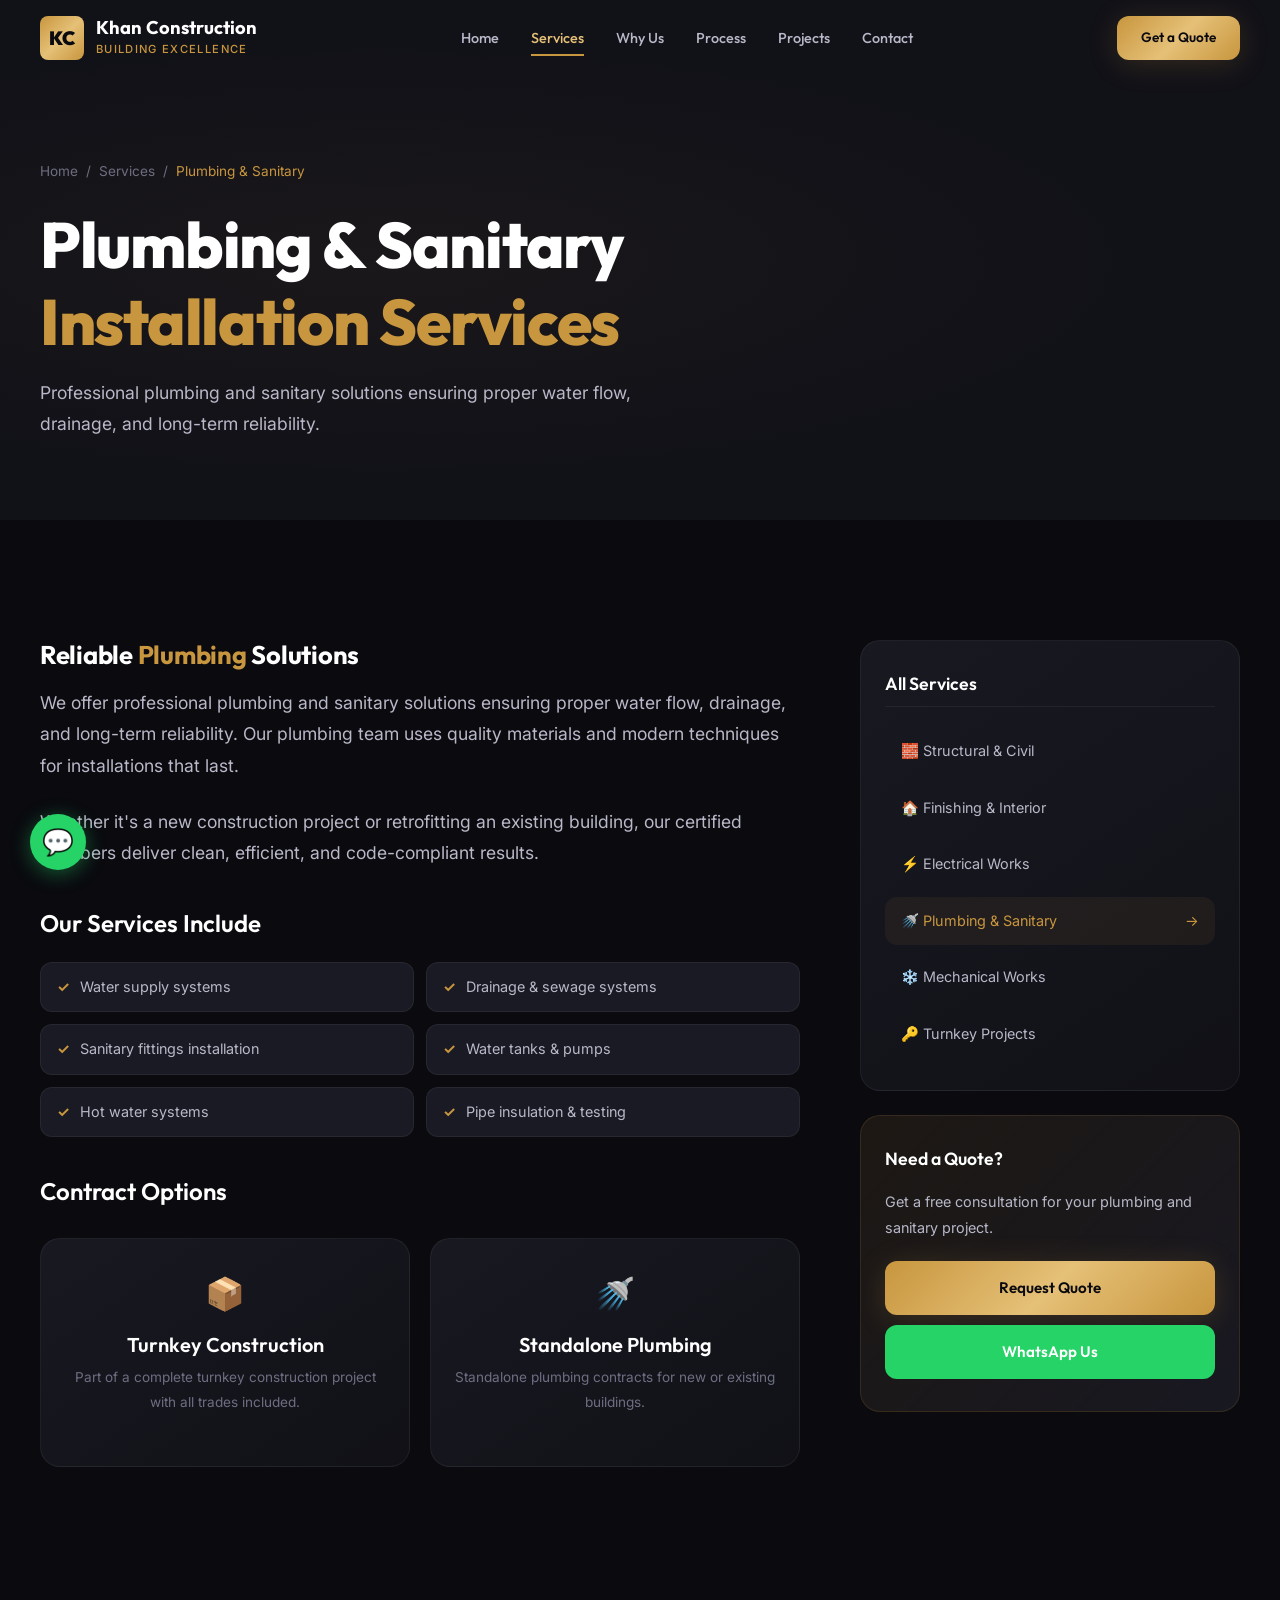
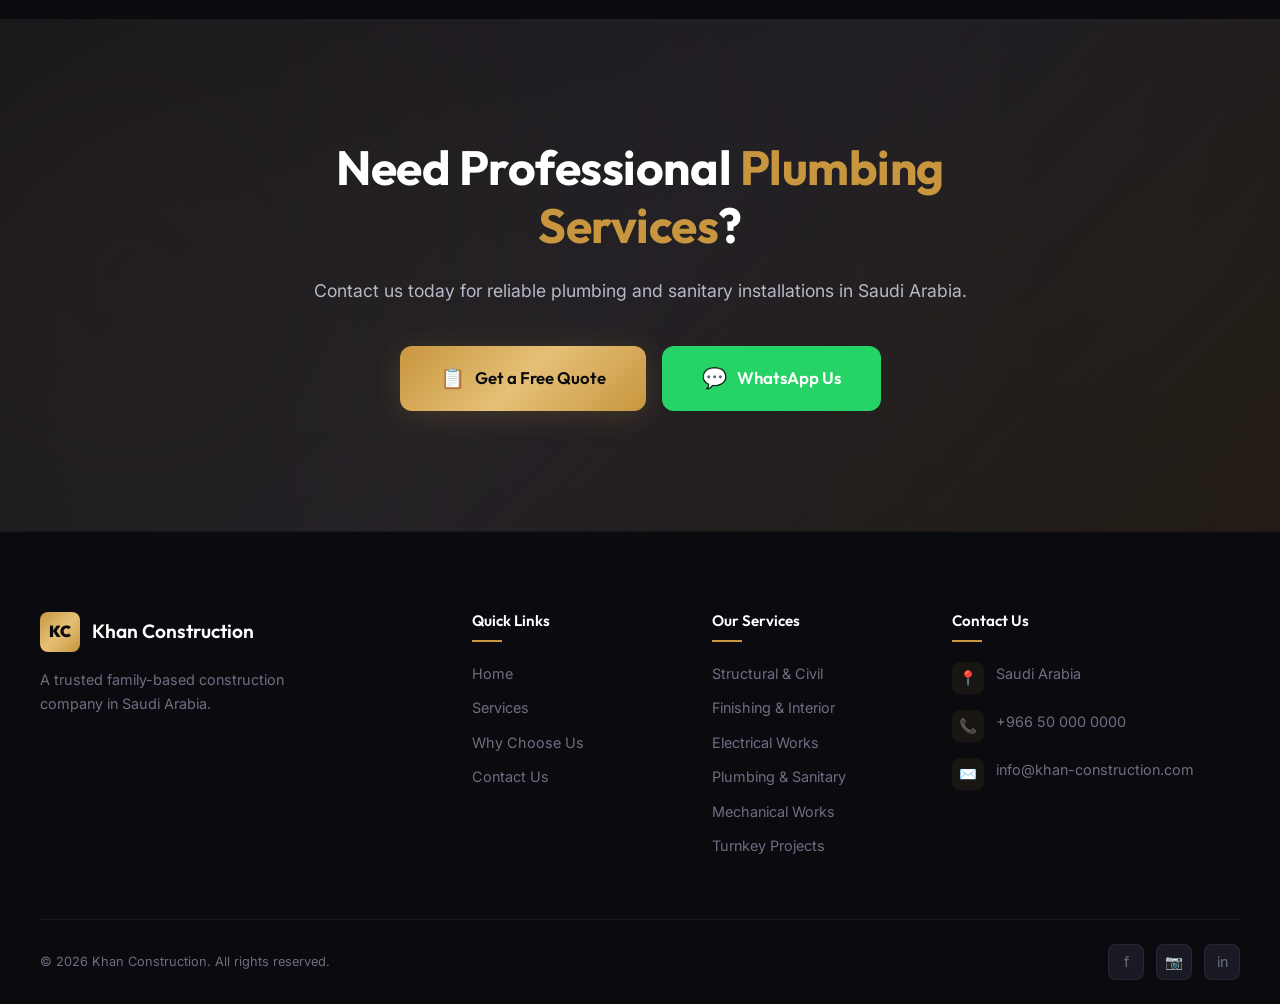
<file: service-plumbing.html>
<!DOCTYPE html>
<html lang="en">
<head>
  <meta charset="UTF-8">
  <meta name="viewport" content="width=device-width, initial-scale=1.0">
  <meta name="description" content="Professional plumbing and sanitary installation services in Saudi Arabia — water supply systems, drainage, sewage, sanitary fittings, water tanks, and pump installations.">
  <title>Plumbing & Sanitary Works | Khan Construction — Saudi Arabia</title>
  <link rel="icon" type="image/svg+xml" href="data:image/svg+xml,%3Csvg xmlns='http://www.w3.org/2000/svg' viewBox='0 0 100 100'%3E%3Crect width='100' height='100' rx='20' fill='%23C8963E'/%3E%3Ctext x='50' y='68' font-family='Arial' font-size='55' font-weight='bold' text-anchor='middle' fill='%230A0A0F'%3EKC%3C/text%3E%3C/svg%3E">
  <link rel="stylesheet" href="css/style.css">
  <link rel="stylesheet" href="css/animations.css">
  <link rel="stylesheet" href="css/responsive.css">
</head>
<body>

  <div class="page-loader" id="pageLoader"><div class="loader-logo">KC</div></div>

  <nav class="navbar" id="navbar">
    <div class="container">
      <a href="index.html" class="navbar-brand">
        <div class="navbar-logo">KC</div>
        <div class="navbar-brand-text"><span class="navbar-brand-name">Khan Construction</span><span class="navbar-brand-tagline">Building Excellence</span></div>
      </a>
      <div class="navbar-nav">
        <a href="index.html">Home</a><a href="services.html" class="active">Services</a><a href="index.html#why-us">Why Us</a>
        <a href="index.html#process">Process</a><a href="index.html#projects">Projects</a><a href="index.html#contact">Contact</a>
      </div>
      <div class="navbar-cta"><a href="index.html#contact" class="btn btn-primary btn-sm">Get a Quote</a></div>
      <button class="navbar-toggle" id="navToggle" aria-label="Toggle navigation"><span></span><span></span><span></span></button>
    </div>
  </nav>
  <div class="mobile-menu" id="mobileMenu">
    <a href="index.html">Home</a><a href="services.html">Services</a><a href="index.html#why-us">Why Us</a>
    <a href="index.html#process">Process</a><a href="index.html#projects">Projects</a><a href="index.html#contact">Contact</a>
  </div>

  <section class="page-hero">
    <div class="container">
      <div class="breadcrumb">
        <a href="index.html">Home</a><span>/</span><a href="services.html">Services</a><span>/</span>
        <span class="current">Plumbing & Sanitary</span>
      </div>
      <h1>Plumbing & Sanitary <span class="text-gold">Installation Services</span></h1>
      <p>Professional plumbing and sanitary solutions ensuring proper water flow, drainage, and long-term reliability.</p>
    </div>
  </section>

  <section class="service-detail">
    <div class="container">
      <div class="service-detail-grid">
        <div class="service-detail-content">
          <h2>Reliable <span class="text-gold">Plumbing</span> Solutions</h2>
          <p>We offer professional plumbing and sanitary solutions ensuring proper water flow, drainage, and long-term reliability. Our plumbing team uses quality materials and modern techniques for installations that last.</p>
          <p>Whether it's a new construction project or retrofitting an existing building, our certified plumbers deliver clean, efficient, and code-compliant results.</p>

          <h3 style="margin-top: 40px; margin-bottom: 20px;">Our Services Include</h3>
          <div class="service-includes">
            <div class="service-include-item"><span class="check">✓</span> Water supply systems</div>
            <div class="service-include-item"><span class="check">✓</span> Drainage & sewage systems</div>
            <div class="service-include-item"><span class="check">✓</span> Sanitary fittings installation</div>
            <div class="service-include-item"><span class="check">✓</span> Water tanks & pumps</div>
            <div class="service-include-item"><span class="check">✓</span> Hot water systems</div>
            <div class="service-include-item"><span class="check">✓</span> Pipe insulation & testing</div>
          </div>

          <h3 style="margin-top: 40px; margin-bottom: 20px;">Contract Options</h3>
          <div class="contract-options">
            <div class="contract-option">
              <div class="icon">📦</div>
              <h4>Turnkey Construction</h4>
              <p>Part of a complete turnkey construction project with all trades included.</p>
            </div>
            <div class="contract-option">
              <div class="icon">🚿</div>
              <h4>Standalone Plumbing</h4>
              <p>Standalone plumbing contracts for new or existing buildings.</p>
            </div>
          </div>
        </div>

        <aside class="service-sidebar">
          <div class="sidebar-card">
            <h3>All Services</h3>
            <div class="sidebar-services">
              <a href="service-structural.html" class="sidebar-service-link">🧱 Structural & Civil <span class="arrow">→</span></a>
              <a href="service-finishing.html" class="sidebar-service-link">🏠 Finishing & Interior <span class="arrow">→</span></a>
              <a href="service-electrical.html" class="sidebar-service-link">⚡ Electrical Works <span class="arrow">→</span></a>
              <a href="service-plumbing.html" class="sidebar-service-link active">🚿 Plumbing & Sanitary <span class="arrow">→</span></a>
              <a href="service-mechanical.html" class="sidebar-service-link">❄️ Mechanical Works <span class="arrow">→</span></a>
              <a href="service-turnkey.html" class="sidebar-service-link">🔑 Turnkey Projects <span class="arrow">→</span></a>
            </div>
          </div>
          <div class="sidebar-card" style="background: linear-gradient(135deg, rgba(200, 150, 62, 0.1), rgba(26, 26, 36, 0.9)); border-color: var(--border);">
            <h3 style="border: none; padding: 0;">Need a Quote?</h3>
            <p style="margin: 12px 0 20px; font-size: 0.9rem;">Get a free consultation for your plumbing and sanitary project.</p>
            <a href="index.html#contact" class="btn btn-primary" style="width: 100%;">Request Quote</a>
            <a href="https://wa.me/966500000000" target="_blank" rel="noopener" class="btn btn-whatsapp" style="width: 100%; margin-top: 10px;">WhatsApp Us</a>
          </div>
        </aside>
      </div>
    </div>
  </section>

  <section class="cta-section">
    <div class="cta-bg"></div>
    <div class="container">
      <div class="cta-content">
        <h2>Need Professional <span class="text-gold">Plumbing Services</span>?</h2>
        <p>Contact us today for reliable plumbing and sanitary installations in Saudi Arabia.</p>
        <div class="cta-buttons">
          <a href="index.html#contact" class="btn btn-primary btn-lg"><span class="btn-icon">📋</span> Get a Free Quote</a>
          <a href="https://wa.me/966500000000" target="_blank" rel="noopener" class="btn btn-whatsapp btn-lg"><span class="btn-icon">💬</span> WhatsApp Us</a>
        </div>
      </div>
    </div>
  </section>

  <footer class="footer">
    <div class="container">
      <div class="footer-grid">
        <div class="footer-brand"><div class="footer-brand-name"><div class="footer-logo">KC</div><h3>Khan Construction</h3></div><p>A trusted family-based construction company in Saudi Arabia.</p></div>
        <div><h4 class="footer-heading">Quick Links</h4><div class="footer-links"><a href="index.html">Home</a><a href="services.html">Services</a><a href="index.html#why-us">Why Choose Us</a><a href="index.html#contact">Contact Us</a></div></div>
        <div><h4 class="footer-heading">Our Services</h4><div class="footer-links"><a href="service-structural.html">Structural & Civil</a><a href="service-finishing.html">Finishing & Interior</a><a href="service-electrical.html">Electrical Works</a><a href="service-plumbing.html">Plumbing & Sanitary</a><a href="service-mechanical.html">Mechanical Works</a><a href="service-turnkey.html">Turnkey Projects</a></div></div>
        <div><h4 class="footer-heading">Contact Us</h4><div class="footer-contact"><div class="footer-contact-item"><div class="footer-contact-icon">📍</div><span>Saudi Arabia</span></div><div class="footer-contact-item"><div class="footer-contact-icon">📞</div><span>+966 50 000 0000</span></div><div class="footer-contact-item"><div class="footer-contact-icon">✉️</div><span>info@khan-construction.com</span></div></div></div>
      </div>
      <div class="footer-bottom"><p>&copy; <span class="current-year">2026</span> Khan Construction. All rights reserved.</p><div class="footer-socials"><a href="#" class="footer-social">f</a><a href="#" class="footer-social">📷</a><a href="#" class="footer-social">in</a></div></div>
    </div>
  </footer>

  <a href="https://wa.me/966500000000" target="_blank" rel="noopener" class="whatsapp-float">💬</a>
  <button class="back-to-top" id="backToTop" aria-label="Back to top">↑</button>
  <script src="js/main.js"></script>
  <script src="js/animations.js"></script>
</body>
</html>
</file>
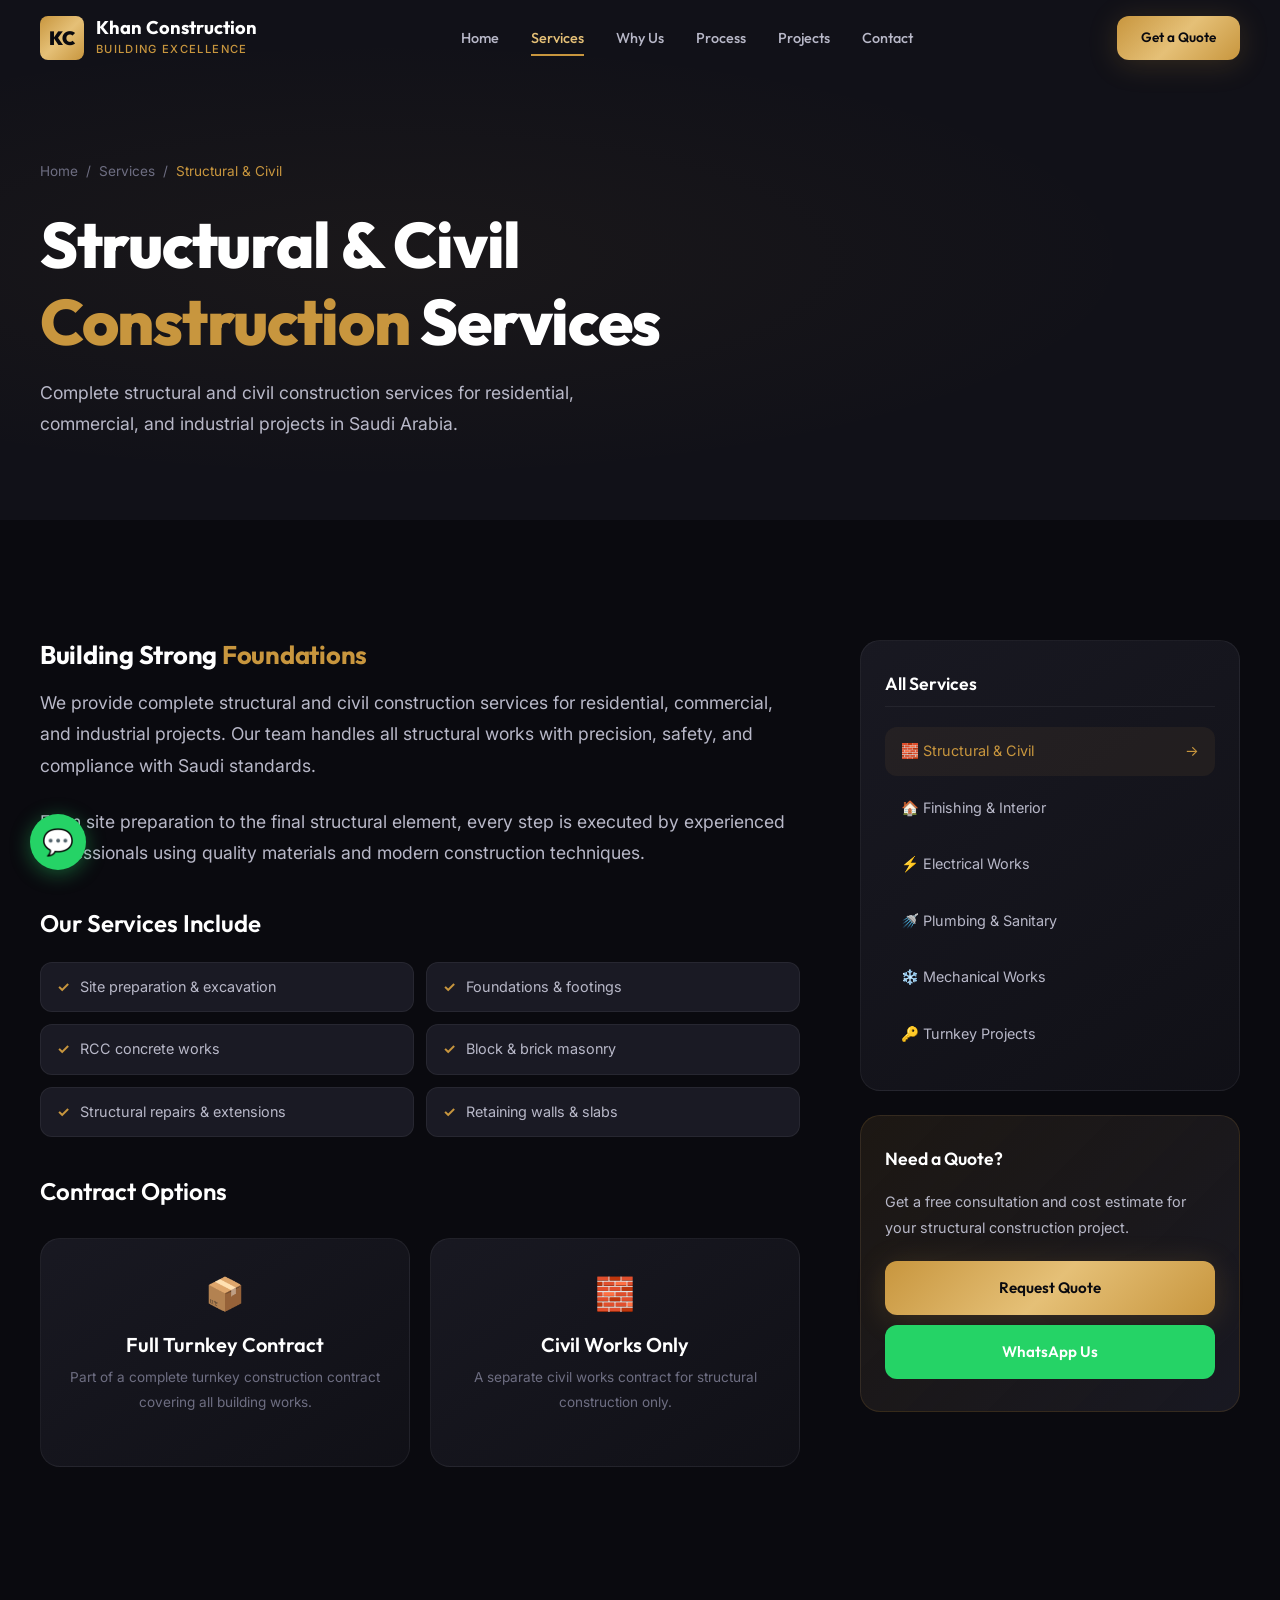
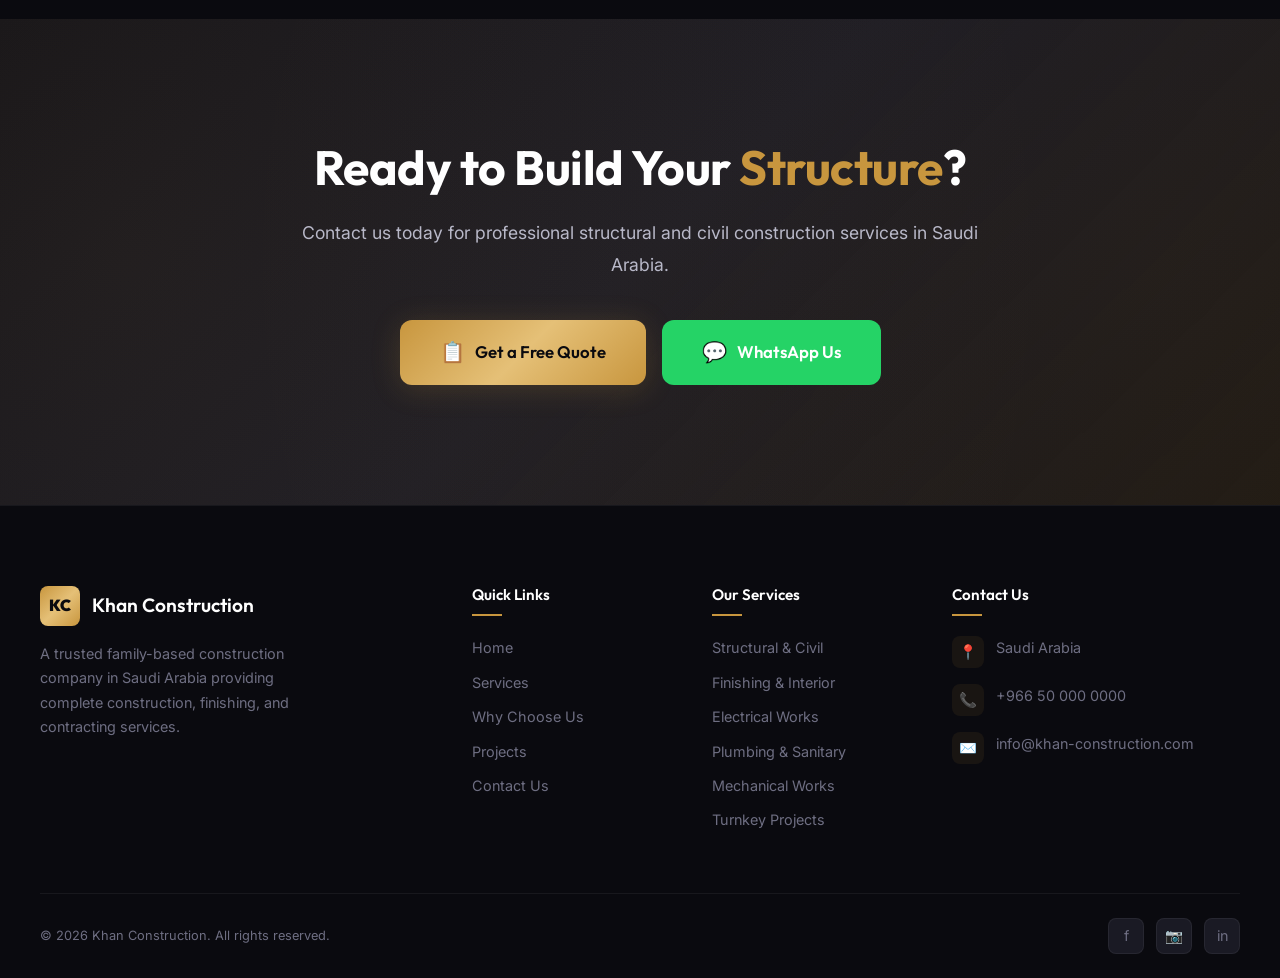
<file: service-structural.html>
<!DOCTYPE html>
<html lang="en">
<head>
  <meta charset="UTF-8">
  <meta name="viewport" content="width=device-width, initial-scale=1.0">
  <meta name="description" content="Professional structural and civil construction services in Saudi Arabia — foundations, concrete, block work, excavation, and structural repairs for residential and commercial projects.">
  <title>Structural & Civil Construction | Khan Construction — Saudi Arabia</title>
  <link rel="icon" type="image/svg+xml" href="data:image/svg+xml,%3Csvg xmlns='http://www.w3.org/2000/svg' viewBox='0 0 100 100'%3E%3Crect width='100' height='100' rx='20' fill='%23C8963E'/%3E%3Ctext x='50' y='68' font-family='Arial' font-size='55' font-weight='bold' text-anchor='middle' fill='%230A0A0F'%3EKC%3C/text%3E%3C/svg%3E">
  <link rel="stylesheet" href="css/style.css">
  <link rel="stylesheet" href="css/animations.css">
  <link rel="stylesheet" href="css/responsive.css">
</head>
<body>

  <div class="page-loader" id="pageLoader"><div class="loader-logo">KC</div></div>

  <!-- Navigation -->
  <nav class="navbar" id="navbar">
    <div class="container">
      <a href="index.html" class="navbar-brand">
        <div class="navbar-logo">KC</div>
        <div class="navbar-brand-text">
          <span class="navbar-brand-name">Khan Construction</span>
          <span class="navbar-brand-tagline">Building Excellence</span>
        </div>
      </a>
      <div class="navbar-nav">
        <a href="index.html">Home</a>
        <a href="services.html" class="active">Services</a>
        <a href="index.html#why-us">Why Us</a>
        <a href="index.html#process">Process</a>
        <a href="index.html#projects">Projects</a>
        <a href="index.html#contact">Contact</a>
      </div>
      <div class="navbar-cta"><a href="index.html#contact" class="btn btn-primary btn-sm">Get a Quote</a></div>
      <button class="navbar-toggle" id="navToggle" aria-label="Toggle navigation"><span></span><span></span><span></span></button>
    </div>
  </nav>
  <div class="mobile-menu" id="mobileMenu">
    <a href="index.html">Home</a><a href="services.html">Services</a><a href="index.html#why-us">Why Us</a>
    <a href="index.html#process">Process</a><a href="index.html#projects">Projects</a><a href="index.html#contact">Contact</a>
  </div>

  <!-- Page Hero -->
  <section class="page-hero">
    <div class="container">
      <div class="breadcrumb">
        <a href="index.html">Home</a><span>/</span><a href="services.html">Services</a><span>/</span>
        <span class="current">Structural & Civil</span>
      </div>
      <h1>Structural & Civil <span class="text-gold">Construction</span> Services</h1>
      <p>Complete structural and civil construction services for residential, commercial, and industrial projects in Saudi Arabia.</p>
    </div>
  </section>

  <!-- Service Detail -->
  <section class="service-detail">
    <div class="container">
      <div class="service-detail-grid">
        <div class="service-detail-content">
          <h2>Building Strong <span class="text-gold">Foundations</span></h2>
          <p>We provide complete structural and civil construction services for residential, commercial, and industrial projects. Our team handles all structural works with precision, safety, and compliance with Saudi standards.</p>
          <p>From site preparation to the final structural element, every step is executed by experienced professionals using quality materials and modern construction techniques.</p>

          <h3 style="margin-top: 40px; margin-bottom: 20px;">Our Services Include</h3>
          <div class="service-includes">
            <div class="service-include-item"><span class="check">✓</span> Site preparation & excavation</div>
            <div class="service-include-item"><span class="check">✓</span> Foundations & footings</div>
            <div class="service-include-item"><span class="check">✓</span> RCC concrete works</div>
            <div class="service-include-item"><span class="check">✓</span> Block & brick masonry</div>
            <div class="service-include-item"><span class="check">✓</span> Structural repairs & extensions</div>
            <div class="service-include-item"><span class="check">✓</span> Retaining walls & slabs</div>
          </div>

          <h3 style="margin-top: 40px; margin-bottom: 20px;">Contract Options</h3>
          <div class="contract-options">
            <div class="contract-option">
              <div class="icon">📦</div>
              <h4>Full Turnkey Contract</h4>
              <p>Part of a complete turnkey construction contract covering all building works.</p>
            </div>
            <div class="contract-option">
              <div class="icon">🧱</div>
              <h4>Civil Works Only</h4>
              <p>A separate civil works contract for structural construction only.</p>
            </div>
          </div>
        </div>

        <!-- Sidebar -->
        <aside class="service-sidebar">
          <div class="sidebar-card">
            <h3>All Services</h3>
            <div class="sidebar-services">
              <a href="service-structural.html" class="sidebar-service-link active">🧱 Structural & Civil <span class="arrow">→</span></a>
              <a href="service-finishing.html" class="sidebar-service-link">🏠 Finishing & Interior <span class="arrow">→</span></a>
              <a href="service-electrical.html" class="sidebar-service-link">⚡ Electrical Works <span class="arrow">→</span></a>
              <a href="service-plumbing.html" class="sidebar-service-link">🚿 Plumbing & Sanitary <span class="arrow">→</span></a>
              <a href="service-mechanical.html" class="sidebar-service-link">❄️ Mechanical Works <span class="arrow">→</span></a>
              <a href="service-turnkey.html" class="sidebar-service-link">🔑 Turnkey Projects <span class="arrow">→</span></a>
            </div>
          </div>

          <div class="sidebar-card" style="background: linear-gradient(135deg, rgba(200, 150, 62, 0.1), rgba(26, 26, 36, 0.9)); border-color: var(--border);">
            <h3 style="border: none; padding: 0;">Need a Quote?</h3>
            <p style="margin: 12px 0 20px; font-size: 0.9rem;">Get a free consultation and cost estimate for your structural construction project.</p>
            <a href="index.html#contact" class="btn btn-primary" style="width: 100%;">Request Quote</a>
            <a href="https://wa.me/966500000000" target="_blank" rel="noopener" class="btn btn-whatsapp" style="width: 100%; margin-top: 10px;">WhatsApp Us</a>
          </div>
        </aside>
      </div>
    </div>
  </section>

  <!-- CTA -->
  <section class="cta-section">
    <div class="cta-bg"></div>
    <div class="container">
      <div class="cta-content">
        <h2>Ready to Build Your <span class="text-gold">Structure</span>?</h2>
        <p>Contact us today for professional structural and civil construction services in Saudi Arabia.</p>
        <div class="cta-buttons">
          <a href="index.html#contact" class="btn btn-primary btn-lg"><span class="btn-icon">📋</span> Get a Free Quote</a>
          <a href="https://wa.me/966500000000" target="_blank" rel="noopener" class="btn btn-whatsapp btn-lg"><span class="btn-icon">💬</span> WhatsApp Us</a>
        </div>
      </div>
    </div>
  </section>

  <!-- Footer -->
  <footer class="footer">
    <div class="container">
      <div class="footer-grid">
        <div class="footer-brand">
          <div class="footer-brand-name"><div class="footer-logo">KC</div><h3>Khan Construction</h3></div>
          <p>A trusted family-based construction company in Saudi Arabia providing complete construction, finishing, and contracting services.</p>
        </div>
        <div>
          <h4 class="footer-heading">Quick Links</h4>
          <div class="footer-links"><a href="index.html">Home</a><a href="services.html">Services</a><a href="index.html#why-us">Why Choose Us</a><a href="index.html#projects">Projects</a><a href="index.html#contact">Contact Us</a></div>
        </div>
        <div>
          <h4 class="footer-heading">Our Services</h4>
          <div class="footer-links"><a href="service-structural.html">Structural & Civil</a><a href="service-finishing.html">Finishing & Interior</a><a href="service-electrical.html">Electrical Works</a><a href="service-plumbing.html">Plumbing & Sanitary</a><a href="service-mechanical.html">Mechanical Works</a><a href="service-turnkey.html">Turnkey Projects</a></div>
        </div>
        <div>
          <h4 class="footer-heading">Contact Us</h4>
          <div class="footer-contact">
            <div class="footer-contact-item"><div class="footer-contact-icon">📍</div><span>Saudi Arabia</span></div>
            <div class="footer-contact-item"><div class="footer-contact-icon">📞</div><span>+966 50 000 0000</span></div>
            <div class="footer-contact-item"><div class="footer-contact-icon">✉️</div><span>info@khan-construction.com</span></div>
          </div>
        </div>
      </div>
      <div class="footer-bottom">
        <p>&copy; <span class="current-year">2026</span> Khan Construction. All rights reserved.</p>
        <div class="footer-socials"><a href="#" class="footer-social">f</a><a href="#" class="footer-social">📷</a><a href="#" class="footer-social">in</a></div>
      </div>
    </div>
  </footer>

  <a href="https://wa.me/966500000000" target="_blank" rel="noopener" class="whatsapp-float">💬</a>
  <button class="back-to-top" id="backToTop" aria-label="Back to top">↑</button>
  <script src="js/main.js"></script>
  <script src="js/animations.js"></script>
</body>
</html>
</file>
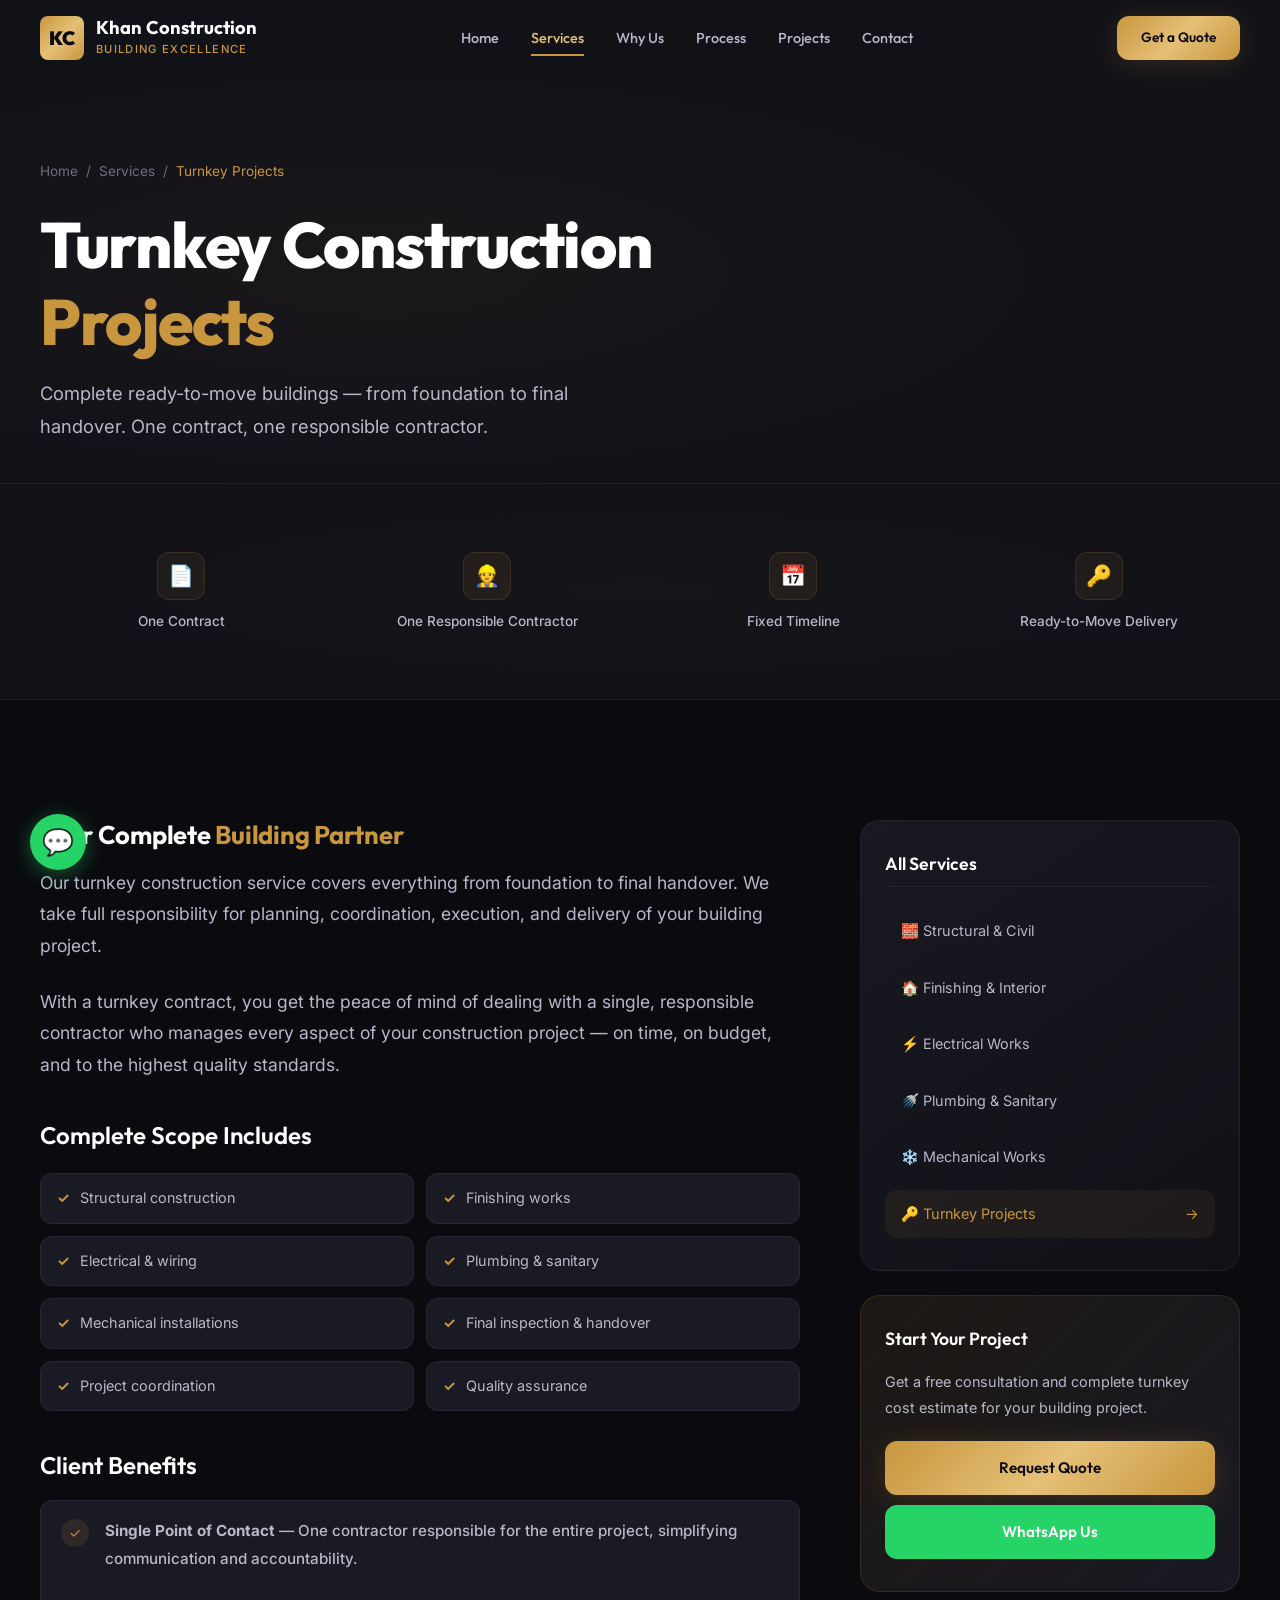
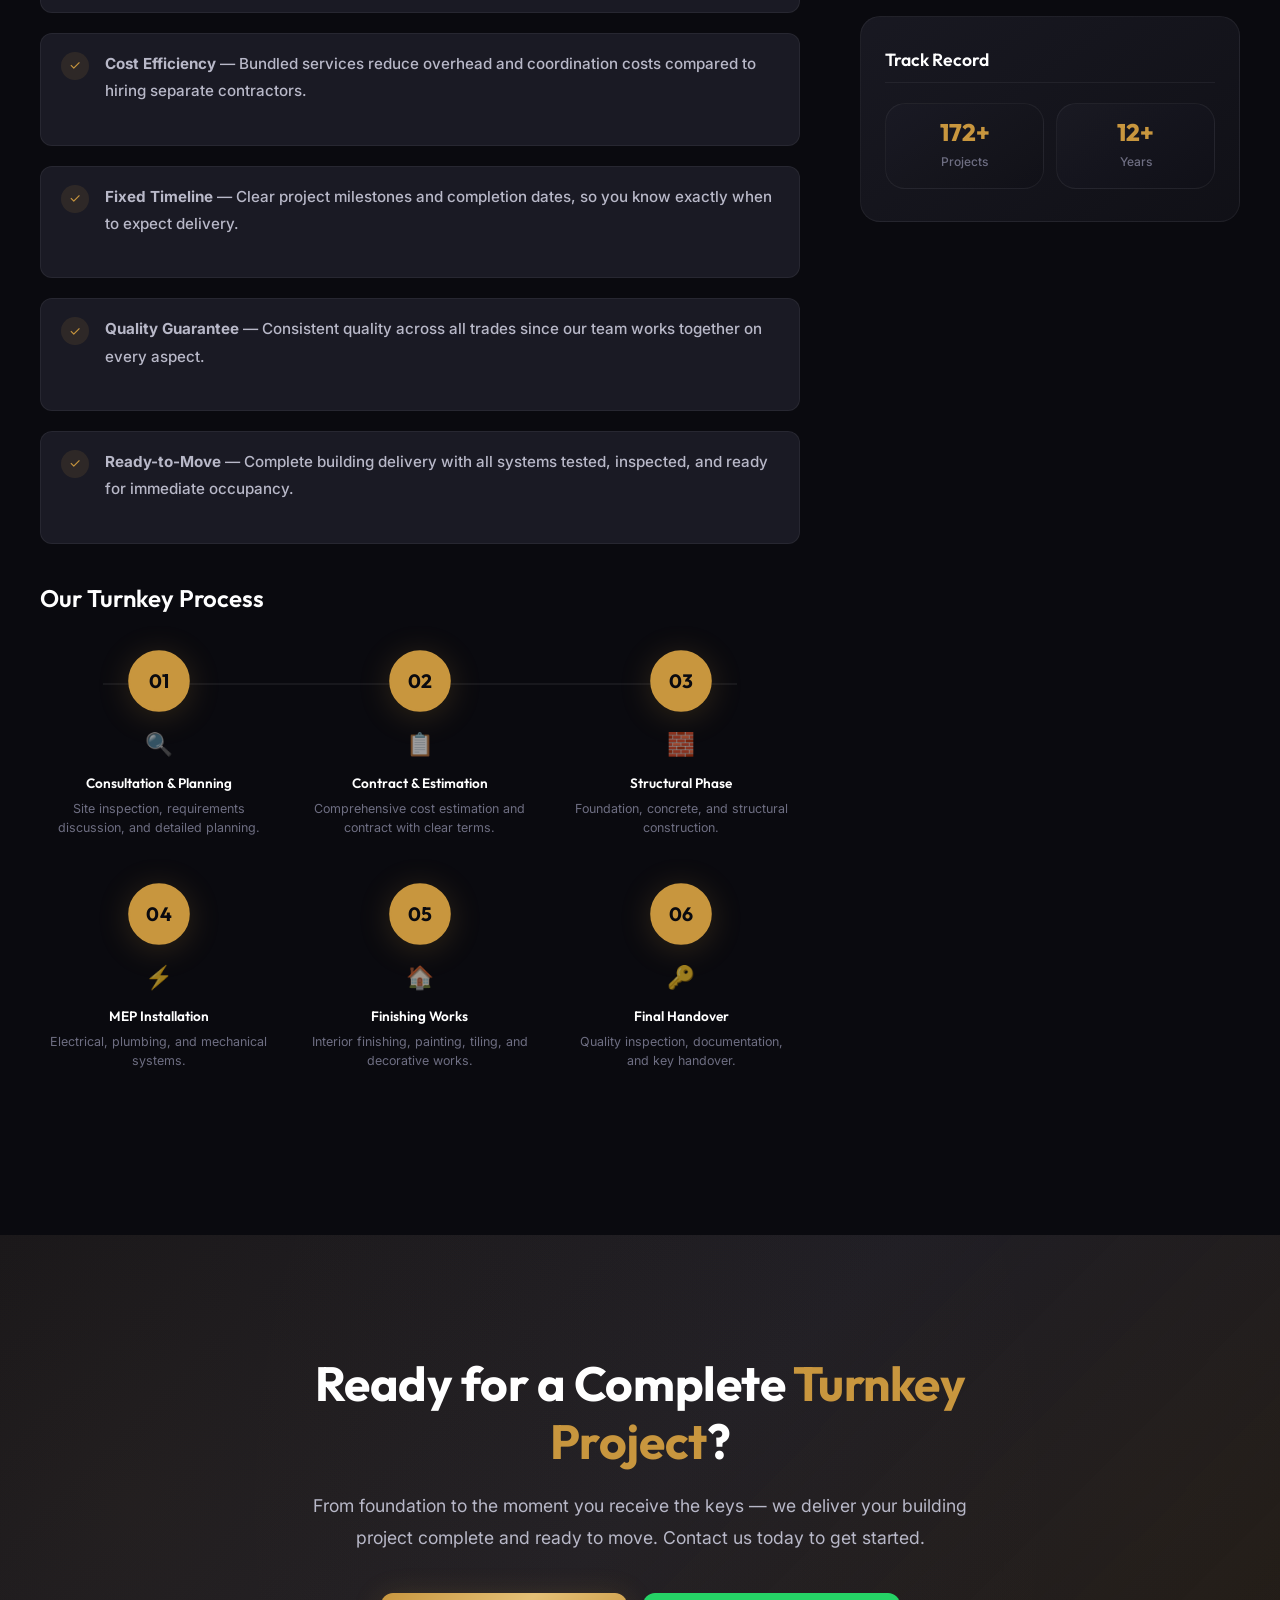
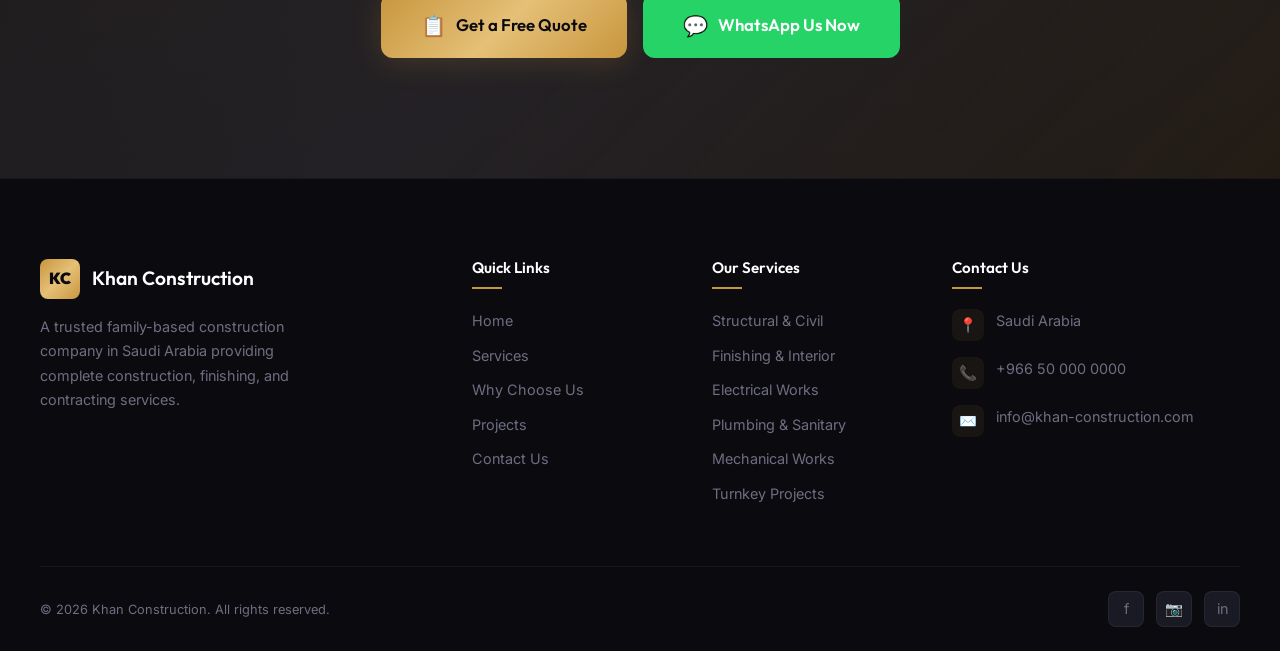
<file: service-turnkey.html>
<!DOCTYPE html>
<html lang="en">
<head>
  <meta charset="UTF-8">
  <meta name="viewport" content="width=device-width, initial-scale=1.0">
  <meta name="description" content="Turnkey construction projects in Saudi Arabia — complete ready-to-move buildings from foundation to final handover. One contract, one contractor, fixed timeline.">
  <title>Turnkey Construction Projects | Khan Construction — Saudi Arabia</title>
  <link rel="icon" type="image/svg+xml" href="data:image/svg+xml,%3Csvg xmlns='http://www.w3.org/2000/svg' viewBox='0 0 100 100'%3E%3Crect width='100' height='100' rx='20' fill='%23C8963E'/%3E%3Ctext x='50' y='68' font-family='Arial' font-size='55' font-weight='bold' text-anchor='middle' fill='%230A0A0F'%3EKC%3C/text%3E%3C/svg%3E">
  <link rel="stylesheet" href="css/style.css">
  <link rel="stylesheet" href="css/animations.css">
  <link rel="stylesheet" href="css/responsive.css">
</head>
<body>

  <div class="page-loader" id="pageLoader"><div class="loader-logo">KC</div></div>

  <nav class="navbar" id="navbar">
    <div class="container">
      <a href="index.html" class="navbar-brand">
        <div class="navbar-logo">KC</div>
        <div class="navbar-brand-text"><span class="navbar-brand-name">Khan Construction</span><span class="navbar-brand-tagline">Building Excellence</span></div>
      </a>
      <div class="navbar-nav">
        <a href="index.html">Home</a><a href="services.html" class="active">Services</a><a href="index.html#why-us">Why Us</a>
        <a href="index.html#process">Process</a><a href="index.html#projects">Projects</a><a href="index.html#contact">Contact</a>
      </div>
      <div class="navbar-cta"><a href="index.html#contact" class="btn btn-primary btn-sm">Get a Quote</a></div>
      <button class="navbar-toggle" id="navToggle" aria-label="Toggle navigation"><span></span><span></span><span></span></button>
    </div>
  </nav>
  <div class="mobile-menu" id="mobileMenu">
    <a href="index.html">Home</a><a href="services.html">Services</a><a href="index.html#why-us">Why Us</a>
    <a href="index.html#process">Process</a><a href="index.html#projects">Projects</a><a href="index.html#contact">Contact</a>
  </div>

  <section class="page-hero" style="padding-bottom: 100px;">
    <div class="container">
      <div class="breadcrumb">
        <a href="index.html">Home</a><span>/</span><a href="services.html">Services</a><span>/</span>
        <span class="current">Turnkey Projects</span>
      </div>
      <h1>Turnkey Construction <span class="text-gold">Projects</span></h1>
      <p style="font-size: 1.15rem;">Complete ready-to-move buildings — from foundation to final handover. One contract, one responsible contractor.</p>
    </div>
  </section>

  <!-- Turnkey Highlights -->
  <section class="trust-bar" style="margin-top: -60px; position: relative; z-index: 2;">
    <div class="container">
      <div class="trust-grid" style="grid-template-columns: repeat(4, 1fr);">
        <div class="trust-item">
          <div class="trust-icon">📄</div>
          <span class="trust-text">One Contract</span>
        </div>
        <div class="trust-item">
          <div class="trust-icon">👷</div>
          <span class="trust-text">One Responsible Contractor</span>
        </div>
        <div class="trust-item">
          <div class="trust-icon">📅</div>
          <span class="trust-text">Fixed Timeline</span>
        </div>
        <div class="trust-item">
          <div class="trust-icon">🔑</div>
          <span class="trust-text">Ready-to-Move Delivery</span>
        </div>
      </div>
    </div>
  </section>

  <section class="service-detail">
    <div class="container">
      <div class="service-detail-grid">
        <div class="service-detail-content">
          <h2>Your Complete <span class="text-gold">Building Partner</span></h2>
          <p>Our turnkey construction service covers everything from foundation to final handover. We take full responsibility for planning, coordination, execution, and delivery of your building project.</p>
          <p>With a turnkey contract, you get the peace of mind of dealing with a single, responsible contractor who manages every aspect of your construction project — on time, on budget, and to the highest quality standards.</p>

          <h3 style="margin-top: 40px; margin-bottom: 20px;">Complete Scope Includes</h3>
          <div class="service-includes">
            <div class="service-include-item"><span class="check">✓</span> Structural construction</div>
            <div class="service-include-item"><span class="check">✓</span> Finishing works</div>
            <div class="service-include-item"><span class="check">✓</span> Electrical & wiring</div>
            <div class="service-include-item"><span class="check">✓</span> Plumbing & sanitary</div>
            <div class="service-include-item"><span class="check">✓</span> Mechanical installations</div>
            <div class="service-include-item"><span class="check">✓</span> Final inspection & handover</div>
            <div class="service-include-item"><span class="check">✓</span> Project coordination</div>
            <div class="service-include-item"><span class="check">✓</span> Quality assurance</div>
          </div>

          <h3 style="margin-top: 40px; margin-bottom: 20px;">Client Benefits</h3>
          <div class="why-choose-list" style="margin-top: 0;">
            <div class="why-choose-item">
              <div class="why-choose-check">✓</div>
              <p><strong>Single Point of Contact</strong> — One contractor responsible for the entire project, simplifying communication and accountability.</p>
            </div>
            <div class="why-choose-item">
              <div class="why-choose-check">✓</div>
              <p><strong>Cost Efficiency</strong> — Bundled services reduce overhead and coordination costs compared to hiring separate contractors.</p>
            </div>
            <div class="why-choose-item">
              <div class="why-choose-check">✓</div>
              <p><strong>Fixed Timeline</strong> — Clear project milestones and completion dates, so you know exactly when to expect delivery.</p>
            </div>
            <div class="why-choose-item">
              <div class="why-choose-check">✓</div>
              <p><strong>Quality Guarantee</strong> — Consistent quality across all trades since our team works together on every aspect.</p>
            </div>
            <div class="why-choose-item">
              <div class="why-choose-check">✓</div>
              <p><strong>Ready-to-Move</strong> — Complete building delivery with all systems tested, inspected, and ready for immediate occupancy.</p>
            </div>
          </div>

          <!-- Process for Turnkey -->
          <h3 style="margin-top: 40px; margin-bottom: 20px;">Our Turnkey Process</h3>
          <div class="process-timeline" style="grid-template-columns: repeat(3, 1fr); gap: 24px;">
            <div class="process-step active">
              <div class="process-step-number">01</div>
              <div class="process-step-icon">🔍</div>
              <h4>Consultation & Planning</h4>
              <p>Site inspection, requirements discussion, and detailed planning.</p>
            </div>
            <div class="process-step active">
              <div class="process-step-number">02</div>
              <div class="process-step-icon">📋</div>
              <h4>Contract & Estimation</h4>
              <p>Comprehensive cost estimation and contract with clear terms.</p>
            </div>
            <div class="process-step active">
              <div class="process-step-number">03</div>
              <div class="process-step-icon">🧱</div>
              <h4>Structural Phase</h4>
              <p>Foundation, concrete, and structural construction.</p>
            </div>
            <div class="process-step active">
              <div class="process-step-number">04</div>
              <div class="process-step-icon">⚡</div>
              <h4>MEP Installation</h4>
              <p>Electrical, plumbing, and mechanical systems.</p>
            </div>
            <div class="process-step active">
              <div class="process-step-number">05</div>
              <div class="process-step-icon">🏠</div>
              <h4>Finishing Works</h4>
              <p>Interior finishing, painting, tiling, and decorative works.</p>
            </div>
            <div class="process-step active">
              <div class="process-step-number">06</div>
              <div class="process-step-icon">🔑</div>
              <h4>Final Handover</h4>
              <p>Quality inspection, documentation, and key handover.</p>
            </div>
          </div>
        </div>

        <aside class="service-sidebar">
          <div class="sidebar-card">
            <h3>All Services</h3>
            <div class="sidebar-services">
              <a href="service-structural.html" class="sidebar-service-link">🧱 Structural & Civil <span class="arrow">→</span></a>
              <a href="service-finishing.html" class="sidebar-service-link">🏠 Finishing & Interior <span class="arrow">→</span></a>
              <a href="service-electrical.html" class="sidebar-service-link">⚡ Electrical Works <span class="arrow">→</span></a>
              <a href="service-plumbing.html" class="sidebar-service-link">🚿 Plumbing & Sanitary <span class="arrow">→</span></a>
              <a href="service-mechanical.html" class="sidebar-service-link">❄️ Mechanical Works <span class="arrow">→</span></a>
              <a href="service-turnkey.html" class="sidebar-service-link active">🔑 Turnkey Projects <span class="arrow">→</span></a>
            </div>
          </div>
          <div class="sidebar-card" style="background: linear-gradient(135deg, rgba(200, 150, 62, 0.1), rgba(26, 26, 36, 0.9)); border-color: var(--border);">
            <h3 style="border: none; padding: 0;">Start Your Project</h3>
            <p style="margin: 12px 0 20px; font-size: 0.9rem;">Get a free consultation and complete turnkey cost estimate for your building project.</p>
            <a href="index.html#contact" class="btn btn-primary" style="width: 100%;">Request Quote</a>
            <a href="https://wa.me/966500000000" target="_blank" rel="noopener" class="btn btn-whatsapp" style="width: 100%; margin-top: 10px;">WhatsApp Us</a>
          </div>

          <!-- Quick Stats -->
          <div class="sidebar-card">
            <h3>Track Record</h3>
            <div style="display: grid; grid-template-columns: 1fr 1fr; gap: 12px;">
              <div class="stat-card active" style="padding: 16px 12px;">
                <div class="stat-number" style="font-size: 1.5rem;"><span class="counter" data-target="200" data-suffix="+">0</span></div>
                <div class="stat-label" style="font-size: 0.75rem;">Projects</div>
              </div>
              <div class="stat-card active" style="padding: 16px 12px;">
                <div class="stat-number" style="font-size: 1.5rem;"><span class="counter" data-target="15" data-suffix="+">0</span></div>
                <div class="stat-label" style="font-size: 0.75rem;">Years</div>
              </div>
            </div>
          </div>
        </aside>
      </div>
    </div>
  </section>

  <section class="cta-section">
    <div class="cta-bg"></div>
    <div class="container">
      <div class="cta-content">
        <h2>Ready for a Complete <span class="text-gold">Turnkey Project</span>?</h2>
        <p>From foundation to the moment you receive the keys — we deliver your building project complete and ready to move. Contact us today to get started.</p>
        <div class="cta-buttons">
          <a href="index.html#contact" class="btn btn-primary btn-lg"><span class="btn-icon">📋</span> Get a Free Quote</a>
          <a href="https://wa.me/966500000000" target="_blank" rel="noopener" class="btn btn-whatsapp btn-lg"><span class="btn-icon">💬</span> WhatsApp Us Now</a>
        </div>
      </div>
    </div>
  </section>

  <footer class="footer">
    <div class="container">
      <div class="footer-grid">
        <div class="footer-brand"><div class="footer-brand-name"><div class="footer-logo">KC</div><h3>Khan Construction</h3></div><p>A trusted family-based construction company in Saudi Arabia providing complete construction, finishing, and contracting services.</p></div>
        <div><h4 class="footer-heading">Quick Links</h4><div class="footer-links"><a href="index.html">Home</a><a href="services.html">Services</a><a href="index.html#why-us">Why Choose Us</a><a href="index.html#projects">Projects</a><a href="index.html#contact">Contact Us</a></div></div>
        <div><h4 class="footer-heading">Our Services</h4><div class="footer-links"><a href="service-structural.html">Structural & Civil</a><a href="service-finishing.html">Finishing & Interior</a><a href="service-electrical.html">Electrical Works</a><a href="service-plumbing.html">Plumbing & Sanitary</a><a href="service-mechanical.html">Mechanical Works</a><a href="service-turnkey.html">Turnkey Projects</a></div></div>
        <div><h4 class="footer-heading">Contact Us</h4><div class="footer-contact"><div class="footer-contact-item"><div class="footer-contact-icon">📍</div><span>Saudi Arabia</span></div><div class="footer-contact-item"><div class="footer-contact-icon">📞</div><span>+966 50 000 0000</span></div><div class="footer-contact-item"><div class="footer-contact-icon">✉️</div><span>info@khan-construction.com</span></div></div></div>
      </div>
      <div class="footer-bottom"><p>&copy; <span class="current-year">2026</span> Khan Construction. All rights reserved.</p><div class="footer-socials"><a href="#" class="footer-social">f</a><a href="#" class="footer-social">📷</a><a href="#" class="footer-social">in</a></div></div>
    </div>
  </footer>

  <a href="https://wa.me/966500000000" target="_blank" rel="noopener" class="whatsapp-float">💬</a>
  <button class="back-to-top" id="backToTop" aria-label="Back to top">↑</button>
  <script src="js/main.js"></script>
  <script src="js/animations.js"></script>
</body>
</html>
</file>
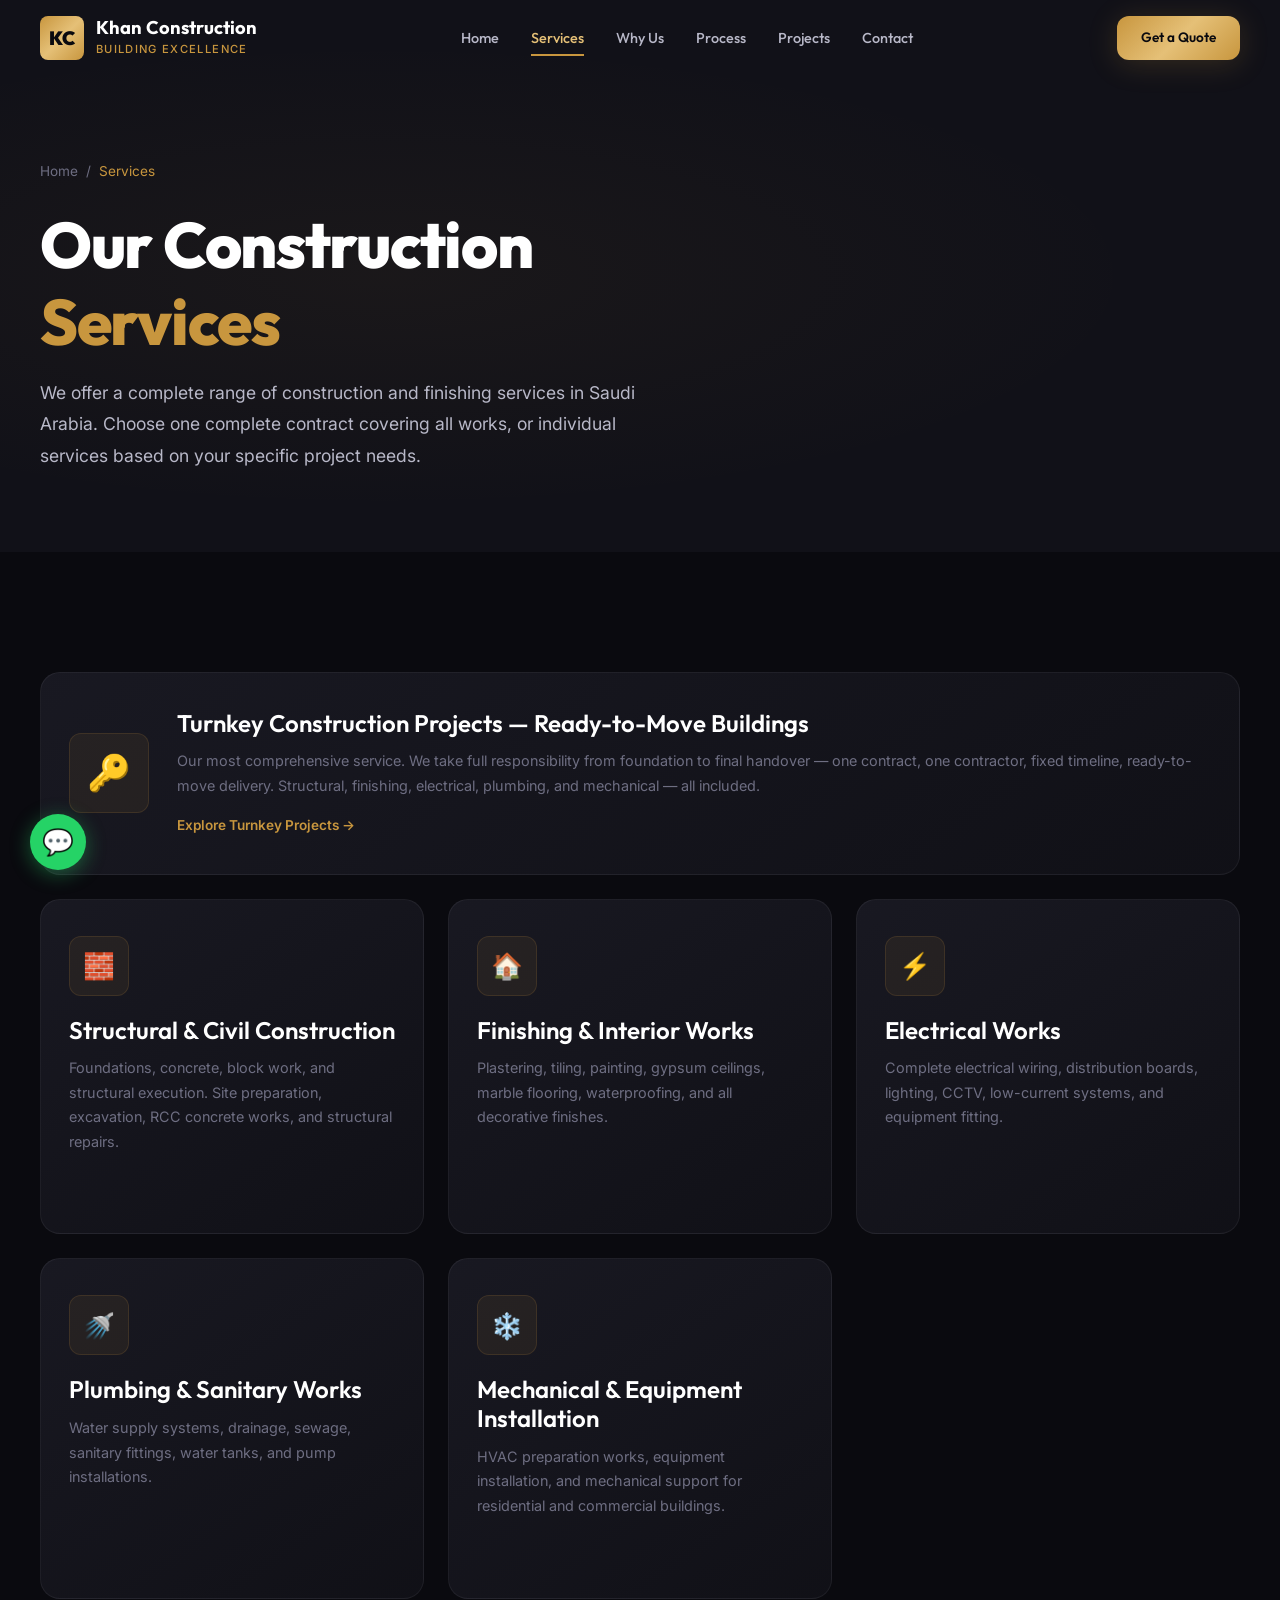
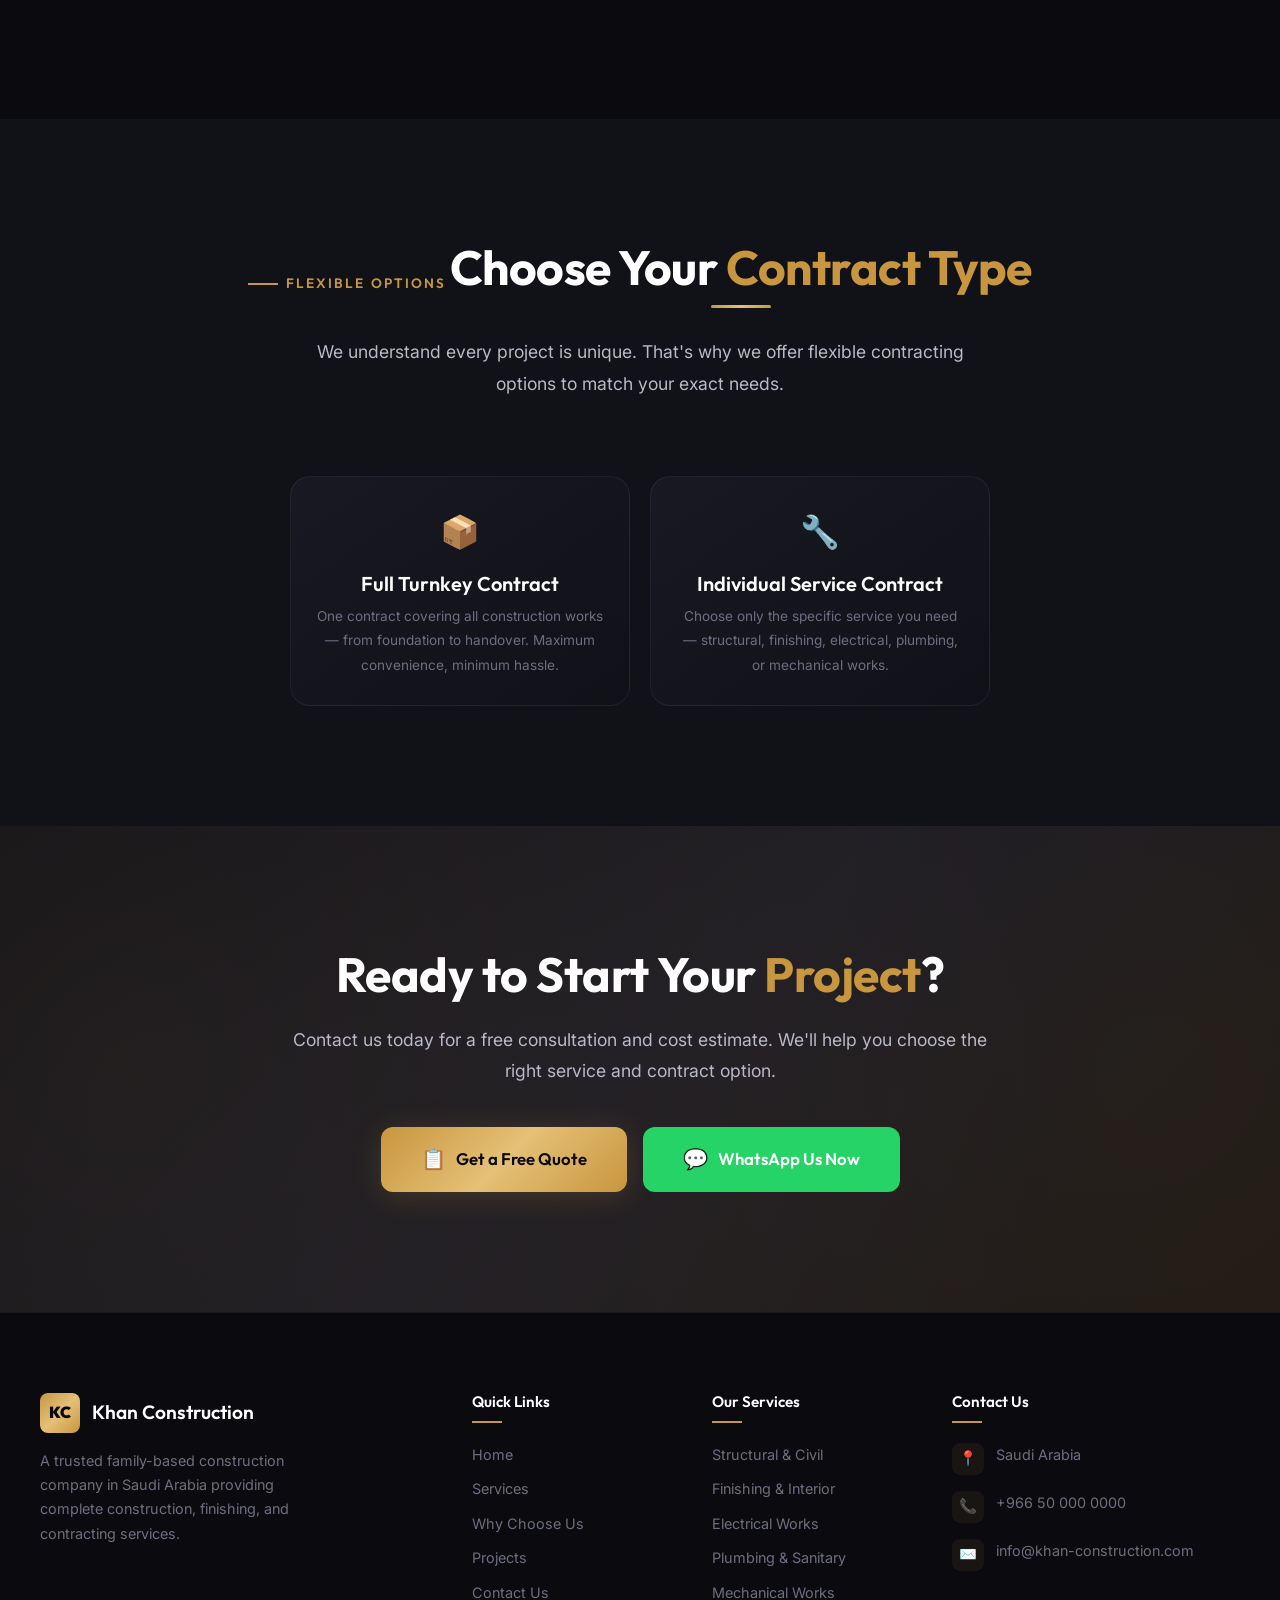
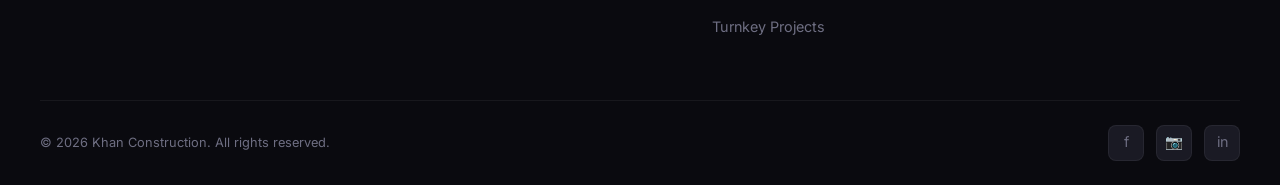
<file: services.html>
<!DOCTYPE html>
<html lang="en">
<head>
  <meta charset="UTF-8">
  <meta name="viewport" content="width=device-width, initial-scale=1.0">
  <meta name="description" content="Explore our complete range of construction and finishing services in Saudi Arabia — structural, finishing, electrical, plumbing, mechanical, and turnkey projects.">
  <title>Our Services | Khan Construction — Saudi Arabia</title>
  <link rel="icon" type="image/svg+xml" href="data:image/svg+xml,%3Csvg xmlns='http://www.w3.org/2000/svg' viewBox='0 0 100 100'%3E%3Crect width='100' height='100' rx='20' fill='%23C8963E'/%3E%3Ctext x='50' y='68' font-family='Arial' font-size='55' font-weight='bold' text-anchor='middle' fill='%230A0A0F'%3EKC%3C/text%3E%3C/svg%3E">
  <link rel="stylesheet" href="css/style.css">
  <link rel="stylesheet" href="css/animations.css">
  <link rel="stylesheet" href="css/responsive.css">
</head>
<body>

  <!-- Page Loader -->
  <div class="page-loader" id="pageLoader">
    <div class="loader-logo">KC</div>
  </div>

  <!-- Navigation -->
  <nav class="navbar" id="navbar">
    <div class="container">
      <a href="index.html" class="navbar-brand">
        <div class="navbar-logo">KC</div>
        <div class="navbar-brand-text">
          <span class="navbar-brand-name">Khan Construction</span>
          <span class="navbar-brand-tagline">Building Excellence</span>
        </div>
      </a>
      <div class="navbar-nav">
        <a href="index.html">Home</a>
        <a href="services.html" class="active">Services</a>
        <a href="index.html#why-us">Why Us</a>
        <a href="index.html#process">Process</a>
        <a href="index.html#projects">Projects</a>
        <a href="index.html#contact">Contact</a>
      </div>
      <div class="navbar-cta">
        <a href="index.html#contact" class="btn btn-primary btn-sm">Get a Quote</a>
      </div>
      <button class="navbar-toggle" id="navToggle" aria-label="Toggle navigation">
        <span></span><span></span><span></span>
      </button>
    </div>
  </nav>

  <!-- Mobile Menu -->
  <div class="mobile-menu" id="mobileMenu">
    <a href="index.html">Home</a>
    <a href="services.html">Services</a>
    <a href="index.html#why-us">Why Us</a>
    <a href="index.html#process">Process</a>
    <a href="index.html#projects">Projects</a>
    <a href="index.html#contact">Contact</a>
  </div>

  <!-- Page Hero -->
  <section class="page-hero">
    <div class="container">
      <div class="breadcrumb">
        <a href="index.html">Home</a>
        <span>/</span>
        <span class="current">Services</span>
      </div>
      <h1>Our Construction <span class="text-gold">Services</span></h1>
      <p>We offer a complete range of construction and finishing services in Saudi Arabia. Choose one complete contract covering all works, or individual services based on your specific project needs.</p>
    </div>
  </section>

  <!-- All Services -->
  <section class="section">
    <div class="container">
      <div class="services-grid">
        <!-- Turnkey - Featured -->
        <a href="service-turnkey.html" class="service-card" id="serviceTurnkeyPage" style="grid-column: 1 / -1;">
          <div style="display: grid; grid-template-columns: auto 1fr; gap: 28px; align-items: center;">
            <div class="service-card-icon" style="width: 80px; height: 80px; font-size: 2.2rem; margin-bottom: 0;">🔑</div>
            <div>
              <h3 style="font-size: 1.5rem;">Turnkey Construction Projects — Ready-to-Move Buildings</h3>
              <p style="margin-top: 8px;">Our most comprehensive service. We take full responsibility from foundation to final handover — one contract, one contractor, fixed timeline, ready-to-move delivery. Structural, finishing, electrical, plumbing, and mechanical — all included.</p>
              <div class="service-card-arrow" style="opacity: 1; transform: none; margin-top: 16px;">Explore Turnkey Projects →</div>
            </div>
          </div>
        </a>

        <!-- Structural -->
        <a href="service-structural.html" class="service-card" id="serviceStructuralPage">
          <div class="service-card-icon">🧱</div>
          <h3>Structural & Civil Construction</h3>
          <p>Foundations, concrete, block work, and structural execution. Site preparation, excavation, RCC concrete works, and structural repairs.</p>
          <div class="service-card-arrow">Learn More →</div>
        </a>

        <!-- Finishing -->
        <a href="service-finishing.html" class="service-card" id="serviceFinishingPage">
          <div class="service-card-icon">🏠</div>
          <h3>Finishing & Interior Works</h3>
          <p>Plastering, tiling, painting, gypsum ceilings, marble flooring, waterproofing, and all decorative finishes.</p>
          <div class="service-card-arrow">Learn More →</div>
        </a>

        <!-- Electrical -->
        <a href="service-electrical.html" class="service-card" id="serviceElectricalPage">
          <div class="service-card-icon">⚡</div>
          <h3>Electrical Works</h3>
          <p>Complete electrical wiring, distribution boards, lighting, CCTV, low-current systems, and equipment fitting.</p>
          <div class="service-card-arrow">Learn More →</div>
        </a>

        <!-- Plumbing -->
        <a href="service-plumbing.html" class="service-card" id="servicePlumbingPage">
          <div class="service-card-icon">🚿</div>
          <h3>Plumbing & Sanitary Works</h3>
          <p>Water supply systems, drainage, sewage, sanitary fittings, water tanks, and pump installations.</p>
          <div class="service-card-arrow">Learn More →</div>
        </a>

        <!-- Mechanical -->
        <a href="service-mechanical.html" class="service-card" id="serviceMechanicalPage">
          <div class="service-card-icon">❄️</div>
          <h3>Mechanical & Equipment Installation</h3>
          <p>HVAC preparation works, equipment installation, and mechanical support for residential and commercial buildings.</p>
          <div class="service-card-arrow">Learn More →</div>
        </a>
      </div>
    </div>
  </section>

  <!-- Contract Options -->
  <section class="section section--alt">
    <div class="container">
      <div class="section-header">
        <span class="section-label">Flexible Options</span>
        <h2>Choose Your <span class="text-gold">Contract Type</span></h2>
        <p>We understand every project is unique. That's why we offer flexible contracting options to match your exact needs.</p>
      </div>

      <div class="contract-options" style="max-width: 700px; margin: 0 auto;">
        <div class="contract-option">
          <div class="icon">📦</div>
          <h4>Full Turnkey Contract</h4>
          <p>One contract covering all construction works — from foundation to handover. Maximum convenience, minimum hassle.</p>
        </div>
        <div class="contract-option">
          <div class="icon">🔧</div>
          <h4>Individual Service Contract</h4>
          <p>Choose only the specific service you need — structural, finishing, electrical, plumbing, or mechanical works.</p>
        </div>
      </div>
    </div>
  </section>

  <!-- CTA -->
  <section class="cta-section" id="serviceCta">
    <div class="cta-bg"></div>
    <div class="container">
      <div class="cta-content">
        <h2>Ready to Start Your <span class="text-gold">Project</span>?</h2>
        <p>Contact us today for a free consultation and cost estimate. We'll help you choose the right service and contract option.</p>
        <div class="cta-buttons">
          <a href="index.html#contact" class="btn btn-primary btn-lg"><span class="btn-icon">📋</span> Get a Free Quote</a>
          <a href="https://wa.me/966500000000" target="_blank" rel="noopener" class="btn btn-whatsapp btn-lg"><span class="btn-icon">💬</span> WhatsApp Us Now</a>
        </div>
      </div>
    </div>
  </section>

  <!-- Footer -->
  <footer class="footer">
    <div class="container">
      <div class="footer-grid">
        <div class="footer-brand">
          <div class="footer-brand-name">
            <div class="footer-logo">KC</div>
            <h3>Khan Construction</h3>
          </div>
          <p>A trusted family-based construction company in Saudi Arabia providing complete construction, finishing, and contracting services.</p>
        </div>
        <div>
          <h4 class="footer-heading">Quick Links</h4>
          <div class="footer-links">
            <a href="index.html">Home</a>
            <a href="services.html">Services</a>
            <a href="index.html#why-us">Why Choose Us</a>
            <a href="index.html#projects">Projects</a>
            <a href="index.html#contact">Contact Us</a>
          </div>
        </div>
        <div>
          <h4 class="footer-heading">Our Services</h4>
          <div class="footer-links">
            <a href="service-structural.html">Structural & Civil</a>
            <a href="service-finishing.html">Finishing & Interior</a>
            <a href="service-electrical.html">Electrical Works</a>
            <a href="service-plumbing.html">Plumbing & Sanitary</a>
            <a href="service-mechanical.html">Mechanical Works</a>
            <a href="service-turnkey.html">Turnkey Projects</a>
          </div>
        </div>
        <div>
          <h4 class="footer-heading">Contact Us</h4>
          <div class="footer-contact">
            <div class="footer-contact-item"><div class="footer-contact-icon">📍</div><span>Saudi Arabia</span></div>
            <div class="footer-contact-item"><div class="footer-contact-icon">📞</div><span>+966 50 000 0000</span></div>
            <div class="footer-contact-item"><div class="footer-contact-icon">✉️</div><span>info@khan-construction.com</span></div>
          </div>
        </div>
      </div>
      <div class="footer-bottom">
        <p>&copy; <span class="current-year">2026</span> Khan Construction. All rights reserved.</p>
        <div class="footer-socials">
          <a href="#" class="footer-social" aria-label="Facebook">f</a>
          <a href="#" class="footer-social" aria-label="Instagram">📷</a>
          <a href="#" class="footer-social" aria-label="LinkedIn">in</a>
        </div>
      </div>
    </div>
  </footer>

  <a href="https://wa.me/966500000000" target="_blank" rel="noopener" class="whatsapp-float" aria-label="WhatsApp">💬</a>
  <button class="back-to-top" id="backToTop" aria-label="Back to top">↑</button>

  <script src="js/main.js"></script>
  <script src="js/animations.js"></script>
</body>
</html>
</file>
<file: css/style.css>
/* ============================================
   AL-BINA CONSTRUCTION — DESIGN SYSTEM
   Premium Dark Theme with Gold Accents
   ============================================ */

/* --- Google Fonts --- */
@import url('https://fonts.googleapis.com/css2?family=Inter:wght@300;400;500;600;700&family=Outfit:wght@400;500;600;700;800;900&display=swap');

/* --- CSS Custom Properties --- */
:root {
  /* Primary Colors */
  --primary: #C8963E;
  --primary-light: #E5C077;
  --primary-dark: #A67A2E;
  --primary-glow: rgba(200, 150, 62, 0.4);
  --primary-subtle: rgba(200, 150, 62, 0.08);

  /* Backgrounds */
  --bg-dark: #0A0A0F;
  --bg-section: #111118;
  --bg-card: #1A1A24;
  --bg-card-hover: #22222E;
  --bg-elevated: #1E1E2A;

  /* Text */
  --text-primary: #FFFFFF;
  --text-secondary: #B8B8C8;
  --text-muted: #6E6E82;

  /* Borders & Glass */
  --border: rgba(200, 150, 62, 0.15);
  --border-subtle: rgba(255, 255, 255, 0.06);
  --glass: rgba(26, 26, 36, 0.75);
  --glass-border: rgba(255, 255, 255, 0.08);

  /* Accents */
  --success: #4CAF50;
  --whatsapp: #25D366;
  --whatsapp-dark: #1DA851;

  /* Gradients */
  --gradient-gold: linear-gradient(135deg, #C8963E, #E5C077, #C8963E);
  --gradient-dark: linear-gradient(180deg, #0A0A0F 0%, #111118 100%);
  --gradient-hero: linear-gradient(135deg, rgba(10, 10, 15, 0.92) 0%, rgba(17, 17, 24, 0.85) 50%, rgba(200, 150, 62, 0.15) 100%);
  --gradient-cta: linear-gradient(135deg, #111118 0%, #1A1A24 50%, rgba(200, 150, 62, 0.1) 100%);
  --gradient-card: linear-gradient(145deg, rgba(26, 26, 36, 0.9) 0%, rgba(17, 17, 24, 0.9) 100%);

  /* Shadows */
  --shadow-sm: 0 2px 8px rgba(0, 0, 0, 0.3);
  --shadow-md: 0 4px 20px rgba(0, 0, 0, 0.4);
  --shadow-lg: 0 8px 40px rgba(0, 0, 0, 0.5);
  --shadow-gold: 0 4px 30px rgba(200, 150, 62, 0.2);
  --shadow-gold-lg: 0 8px 50px rgba(200, 150, 62, 0.3);

  /* Typography */
  --font-heading: 'Outfit', sans-serif;
  --font-body: 'Inter', sans-serif;

  /* Spacing */
  --section-padding: clamp(60px, 10vw, 120px);
  --container-max: 1280px;
  --container-padding: clamp(20px, 5vw, 40px);

  /* Border Radius */
  --radius-sm: 8px;
  --radius-md: 12px;
  --radius-lg: 20px;
  --radius-xl: 28px;
  --radius-full: 50%;

  /* Transitions */
  --transition-fast: 0.2s cubic-bezier(0.4, 0, 0.2, 1);
  --transition-base: 0.3s cubic-bezier(0.4, 0, 0.2, 1);
  --transition-slow: 0.5s cubic-bezier(0.4, 0, 0.2, 1);
  --transition-spring: 0.6s cubic-bezier(0.34, 1.56, 0.64, 1);
}

/* --- Reset & Base --- */
*,
*::before,
*::after {
  margin: 0;
  padding: 0;
  box-sizing: border-box;
}

html {
  scroll-behavior: smooth;
  font-size: 16px;
  -webkit-font-smoothing: antialiased;
  -moz-osx-font-smoothing: grayscale;
}

body {
  font-family: var(--font-body);
  background: var(--bg-dark);
  color: var(--text-secondary);
  line-height: 1.7;
  overflow-x: hidden;
  min-height: 100vh;
}

/* Scrollbar Styling */
::-webkit-scrollbar {
  width: 8px;
}

::-webkit-scrollbar-track {
  background: var(--bg-dark);
}

::-webkit-scrollbar-thumb {
  background: var(--primary-dark);
  border-radius: 4px;
}

::-webkit-scrollbar-thumb:hover {
  background: var(--primary);
}

img {
  max-width: 100%;
  height: auto;
  display: block;
}

a {
  text-decoration: none;
  color: inherit;
  transition: color var(--transition-fast);
}

ul,
ol {
  list-style: none;
}

/* --- Container --- */
.container {
  max-width: var(--container-max);
  margin: 0 auto;
  padding: 0 var(--container-padding);
}

/* --- Typography --- */
h1,
h2,
h3,
h4,
h5,
h6 {
  font-family: var(--font-heading);
  color: var(--text-primary);
  line-height: 1.2;
  font-weight: 700;
}

h1 {
  font-size: clamp(2.2rem, 5vw, 4rem);
  font-weight: 800;
  letter-spacing: -0.02em;
}

h2 {
  font-size: clamp(1.8rem, 4vw, 3rem);
  font-weight: 700;
  letter-spacing: -0.01em;
}

h3 {
  font-size: clamp(1.2rem, 2.5vw, 1.5rem);
  font-weight: 600;
}

h4 {
  font-size: clamp(1rem, 2vw, 1.25rem);
  font-weight: 600;
}

p {
  font-size: clamp(0.95rem, 1.5vw, 1.1rem);
  line-height: 1.8;
  color: var(--text-secondary);
}

.text-gold {
  color: var(--primary);
}

.text-gradient {
  background: var(--gradient-gold);
  -webkit-background-clip: text;
  -webkit-text-fill-color: transparent;
  background-clip: text;
}

/* --- Section Base --- */
.section {
  padding: var(--section-padding) 0;
  position: relative;
  overflow: hidden;
}

.section--alt {
  background: var(--bg-section);
}

.section-header {
  text-align: center;
  margin-bottom: clamp(40px, 6vw, 80px);
}

.section-header h2 {
  margin-bottom: 16px;
  position: relative;
  display: inline-block;
}

.section-header h2::after {
  content: '';
  position: absolute;
  bottom: -12px;
  left: 50%;
  transform: translateX(-50%);
  width: 60px;
  height: 3px;
  background: var(--gradient-gold);
  border-radius: 2px;
}

.section-header p {
  max-width: 700px;
  margin: 24px auto 0;
}

.section-label {
  display: inline-flex;
  align-items: center;
  gap: 8px;
  font-family: var(--font-heading);
  font-size: 0.85rem;
  font-weight: 600;
  color: var(--primary);
  text-transform: uppercase;
  letter-spacing: 0.15em;
  margin-bottom: 16px;
}

.section-label::before {
  content: '';
  width: 30px;
  height: 2px;
  background: var(--primary);
}

/* ============================================
   NAVIGATION
   ============================================ */
.navbar {
  position: fixed;
  top: 0;
  left: 0;
  width: 100%;
  z-index: 1000;
  padding: 16px 0;
  transition: all var(--transition-base);
}

.navbar.scrolled {
  background: var(--glass);
  backdrop-filter: blur(20px);
  -webkit-backdrop-filter: blur(20px);
  border-bottom: 1px solid var(--glass-border);
  padding: 10px 0;
  box-shadow: var(--shadow-md);
}

.navbar .container {
  display: flex;
  align-items: center;
  justify-content: space-between;
}

.navbar-brand {
  display: flex;
  align-items: center;
  gap: 12px;
  z-index: 1001;
}

.navbar-logo {
  width: 44px;
  height: 44px;
  background: var(--gradient-gold);
  border-radius: var(--radius-sm);
  display: flex;
  align-items: center;
  justify-content: center;
  font-family: var(--font-heading);
  font-weight: 900;
  font-size: 1.2rem;
  color: var(--bg-dark);
}

.navbar-brand-text {
  display: flex;
  flex-direction: column;
}

.navbar-brand-name {
  font-family: var(--font-heading);
  font-size: 1.15rem;
  font-weight: 700;
  color: var(--text-primary);
  line-height: 1.2;
}

.navbar-brand-tagline {
  font-size: 0.7rem;
  color: var(--primary);
  text-transform: uppercase;
  letter-spacing: 0.12em;
  font-weight: 500;
}

.navbar-nav {
  display: flex;
  align-items: center;
  gap: 32px;
}

.navbar-nav a {
  font-family: var(--font-heading);
  font-size: 0.9rem;
  font-weight: 500;
  color: var(--text-secondary);
  position: relative;
  padding: 4px 0;
  transition: color var(--transition-fast);
}

.navbar-nav a:hover,
.navbar-nav a.active {
  color: var(--primary-light);
}

.navbar-nav a::after {
  content: '';
  position: absolute;
  bottom: -2px;
  left: 0;
  width: 0;
  height: 2px;
  background: var(--primary);
  transition: width var(--transition-base);
}

.navbar-nav a:hover::after,
.navbar-nav a.active::after {
  width: 100%;
}

.navbar-cta {
  display: flex;
  align-items: center;
  gap: 12px;
}

/* Hamburger */
.navbar-toggle {
  display: none;
  flex-direction: column;
  gap: 5px;
  cursor: pointer;
  z-index: 1001;
  background: none;
  border: none;
  padding: 8px;
}

.navbar-toggle span {
  width: 26px;
  height: 2px;
  background: var(--text-primary);
  border-radius: 2px;
  transition: all var(--transition-base);
  display: block;
}

.navbar-toggle.active span:nth-child(1) {
  transform: rotate(45deg) translate(5px, 5px);
}

.navbar-toggle.active span:nth-child(2) {
  opacity: 0;
}

.navbar-toggle.active span:nth-child(3) {
  transform: rotate(-45deg) translate(5px, -5px);
}

/* Mobile Menu */
.mobile-menu {
  display: none;
  position: fixed;
  top: 0;
  left: 0;
  width: 100%;
  height: 100vh;
  background: rgba(10, 10, 15, 0.97);
  backdrop-filter: blur(20px);
  z-index: 999;
  flex-direction: column;
  align-items: center;
  justify-content: center;
  gap: 32px;
  opacity: 0;
  pointer-events: none;
  transition: opacity var(--transition-base);
}

.mobile-menu.active {
  display: flex;
  opacity: 1;
  pointer-events: all;
}

.mobile-menu a {
  font-family: var(--font-heading);
  font-size: 1.5rem;
  font-weight: 600;
  color: var(--text-secondary);
  transition: color var(--transition-fast);
}

.mobile-menu a:hover {
  color: var(--primary);
}

/* ============================================
   BUTTONS
   ============================================ */
.btn {
  display: inline-flex;
  align-items: center;
  justify-content: center;
  gap: 10px;
  padding: 14px 32px;
  border-radius: var(--radius-md);
  font-family: var(--font-heading);
  font-size: 0.95rem;
  font-weight: 600;
  cursor: pointer;
  border: none;
  transition: all var(--transition-base);
  position: relative;
  overflow: hidden;
  white-space: nowrap;
}

.btn::before {
  content: '';
  position: absolute;
  top: 0;
  left: -100%;
  width: 100%;
  height: 100%;
  background: linear-gradient(90deg, transparent, rgba(255, 255, 255, 0.1), transparent);
  transition: left 0.5s;
}

.btn:hover::before {
  left: 100%;
}

.btn-primary {
  background: var(--gradient-gold);
  color: var(--bg-dark);
  box-shadow: var(--shadow-gold);
}

.btn-primary:hover {
  transform: translateY(-2px);
  box-shadow: var(--shadow-gold-lg);
}

.btn-outline {
  background: transparent;
  color: var(--primary);
  border: 2px solid var(--primary);
}

.btn-outline:hover {
  background: var(--primary-subtle);
  transform: translateY(-2px);
  box-shadow: var(--shadow-gold);
}

.btn-whatsapp {
  background: var(--whatsapp);
  color: #fff;
}

.btn-whatsapp:hover {
  background: var(--whatsapp-dark);
  transform: translateY(-2px);
  box-shadow: 0 4px 30px rgba(37, 211, 102, 0.3);
}

.btn-sm {
  padding: 10px 24px;
  font-size: 0.85rem;
}

.btn-lg {
  padding: 18px 40px;
  font-size: 1.05rem;
}

.btn-icon {
  font-size: 1.2em;
  line-height: 1;
}

/* ============================================
   HERO SECTION
   ============================================ */
.hero {
  min-height: 100vh;
  display: flex;
  align-items: center;
  position: relative;
  overflow: hidden;
  padding: 120px 0 80px;
}

.hero-bg {
  position: absolute;
  top: 0;
  left: 0;
  width: 100%;
  height: 100%;
  z-index: 0;
}

.hero-bg img {
  width: 100%;
  height: 100%;
  object-fit: cover;
  filter: brightness(0.3);
}

.hero-overlay {
  position: absolute;
  top: 0;
  left: 0;
  width: 100%;
  height: 100%;
  background: var(--gradient-hero);
  z-index: 1;
}

.hero-grain {
  position: absolute;
  top: 0;
  left: 0;
  width: 100%;
  height: 100%;
  background-image: url("data:image/svg+xml,%3Csvg viewBox='0 0 256 256' xmlns='http://www.w3.org/2000/svg'%3E%3Cfilter id='noiseFilter'%3E%3CfeTurbulence type='fractalNoise' baseFrequency='0.9' numOctaves='4' stitchTiles='stitch'/%3E%3C/filter%3E%3Crect width='100%25' height='100%25' filter='url(%23noiseFilter)' opacity='0.03'/%3E%3C/svg%3E");
  z-index: 2;
  pointer-events: none;
}

.hero-content {
  position: relative;
  z-index: 3;
  max-width: 800px;
}

.hero-label {
  display: inline-flex;
  align-items: center;
  gap: 10px;
  padding: 10px 20px;
  background: var(--primary-subtle);
  border: 1px solid var(--border);
  border-radius: var(--radius-xl);
  font-size: 0.85rem;
  color: var(--primary-light);
  font-weight: 500;
  margin-bottom: 28px;
}

.hero-label .dot {
  width: 8px;
  height: 8px;
  background: var(--primary);
  border-radius: var(--radius-full);
  animation: pulse-dot 2s infinite;
}

.hero h1 {
  margin-bottom: 20px;
  line-height: 1.15;
}

.hero h1 .highlight {
  color: var(--primary);
  position: relative;
}

.hero-subtitle {
  font-size: clamp(1.05rem, 2vw, 1.25rem);
  color: var(--text-secondary);
  margin-bottom: 12px;
  font-weight: 500;
  line-height: 1.6;
}

.hero-description {
  font-size: clamp(0.9rem, 1.5vw, 1rem);
  color: var(--text-muted);
  margin-bottom: 40px;
  max-width: 650px;
  line-height: 1.8;
}

.hero-buttons {
  display: flex;
  align-items: center;
  gap: 16px;
  flex-wrap: wrap;
}

.hero-scroll {
  position: absolute;
  bottom: 12px;
  left: 50%;
  transform: translateX(-50%);
  z-index: 4;
  display: flex;
  flex-direction: column;
  align-items: center;
  gap: 6px;
  color: var(--text-muted);
  font-size: 0.7rem;
  letter-spacing: 0.15em;
  text-transform: uppercase;
  animation: float 3s ease-in-out infinite;
  pointer-events: none;
  opacity: 0.6;
}

.hero-scroll-line {
  width: 1px;
  height: 40px;
  background: linear-gradient(to bottom, var(--primary), transparent);
  animation: scroll-line 2s ease-in-out infinite;
}

/* Floating shapes */
.hero-shapes {
  position: absolute;
  top: 0;
  left: 0;
  width: 100%;
  height: 100%;
  z-index: 2;
  pointer-events: none;
  overflow: hidden;
}

.hero-shape {
  position: absolute;
  border: 1px solid rgba(200, 150, 62, 0.1);
  border-radius: var(--radius-sm);
}

.hero-shape:nth-child(1) {
  width: 80px;
  height: 80px;
  top: 15%;
  right: 10%;
  animation: float-rotate 15s linear infinite;
}

.hero-shape:nth-child(2) {
  width: 120px;
  height: 120px;
  bottom: 20%;
  right: 25%;
  animation: float-rotate 20s linear infinite reverse;
}

.hero-shape:nth-child(3) {
  width: 50px;
  height: 50px;
  top: 40%;
  right: 5%;
  animation: float-rotate 12s linear infinite;
}

/* ============================================
   TRUST HIGHLIGHTS
   ============================================ */
.trust-bar {
  background: var(--bg-section);
  border-top: 1px solid var(--border-subtle);
  border-bottom: 1px solid var(--border-subtle);
  padding: 48px 0;
  position: relative;
  overflow: hidden;
}

.trust-bar::before {
  content: '';
  position: absolute;
  top: 0;
  left: 0;
  width: 100%;
  height: 100%;
  background: radial-gradient(ellipse at center, rgba(200, 150, 62, 0.03) 0%, transparent 70%);
}

.trust-grid {
  display: grid;
  grid-template-columns: repeat(5, 1fr);
  gap: 24px;
  position: relative;
}

.trust-item {
  display: flex;
  flex-direction: column;
  align-items: center;
  text-align: center;
  gap: 12px;
  padding: 20px 12px;
  border-radius: var(--radius-md);
  transition: all var(--transition-base);
}

.trust-item:hover {
  background: var(--primary-subtle);
}

.trust-icon {
  width: 48px;
  height: 48px;
  display: flex;
  align-items: center;
  justify-content: center;
  background: var(--primary-subtle);
  border: 1px solid var(--border);
  border-radius: var(--radius-md);
  color: var(--primary);
  font-size: 1.3rem;
  transition: all var(--transition-base);
}

.trust-item:hover .trust-icon {
  background: var(--primary);
  color: var(--bg-dark);
  transform: scale(1.1);
  box-shadow: var(--shadow-gold);
}

.trust-text {
  font-size: 0.85rem;
  font-weight: 500;
  color: var(--text-secondary);
  line-height: 1.4;
}

/* ============================================
   SERVICES SECTION
   ============================================ */
.services-grid {
  display: grid;
  grid-template-columns: repeat(3, 1fr);
  gap: 24px;
}

.service-card {
  background: var(--gradient-card);
  border: 1px solid var(--border-subtle);
  border-radius: var(--radius-lg);
  padding: 36px 28px;
  position: relative;
  overflow: hidden;
  transition: all var(--transition-base);
  cursor: pointer;
  text-decoration: none;
  display: block;
}

.service-card::before {
  content: '';
  position: absolute;
  top: 0;
  left: 0;
  width: 100%;
  height: 3px;
  background: var(--gradient-gold);
  transform: scaleX(0);
  transform-origin: left;
  transition: transform var(--transition-slow);
}

.service-card:hover::before {
  transform: scaleX(1);
}

.service-card:hover {
  border-color: var(--border);
  transform: translateY(-6px);
  box-shadow: var(--shadow-lg);
}

.service-card-icon {
  width: 60px;
  height: 60px;
  display: flex;
  align-items: center;
  justify-content: center;
  background: var(--primary-subtle);
  border: 1px solid var(--border);
  border-radius: var(--radius-md);
  font-size: 1.6rem;
  color: var(--primary);
  margin-bottom: 20px;
  transition: all var(--transition-base);
}

.service-card:hover .service-card-icon {
  background: var(--primary);
  border-color: var(--primary);
  color: var(--bg-dark);
  transform: scale(1.05) rotate(5deg);
  box-shadow: var(--shadow-gold);
}

.service-card h3 {
  margin-bottom: 12px;
  transition: color var(--transition-fast);
}

.service-card:hover h3 {
  color: var(--primary-light);
}

.service-card p {
  font-size: 0.9rem;
  color: var(--text-muted);
  line-height: 1.7;
}

.service-card-arrow {
  display: flex;
  align-items: center;
  gap: 8px;
  margin-top: 20px;
  font-size: 0.85rem;
  font-weight: 600;
  color: var(--primary);
  opacity: 0;
  transform: translateX(-10px);
  transition: all var(--transition-base);
}

.service-card:hover .service-card-arrow {
  opacity: 1;
  transform: translateX(0);
}

.services-cta {
  text-align: center;
  margin-top: 48px;
}

/* ============================================
   WHY CHOOSE US
   ============================================ */
.why-choose {
  display: grid;
  grid-template-columns: 1fr 1fr;
  gap: 80px;
  align-items: center;
}

.why-choose-content {
  position: relative;
}

.why-choose-list {
  display: flex;
  flex-direction: column;
  gap: 20px;
  margin-top: 32px;
}

.why-choose-item {
  display: flex;
  align-items: flex-start;
  gap: 16px;
  padding: 16px 20px;
  background: var(--bg-card);
  border: 1px solid var(--border-subtle);
  border-radius: var(--radius-md);
  transition: all var(--transition-base);
}

.why-choose-item:hover {
  border-color: var(--border);
  background: var(--bg-card-hover);
  transform: translateX(8px);
}

.why-choose-check {
  width: 28px;
  height: 28px;
  min-width: 28px;
  display: flex;
  align-items: center;
  justify-content: center;
  background: rgba(200, 150, 62, 0.12);
  border-radius: var(--radius-full);
  color: var(--primary);
  font-size: 0.85rem;
  margin-top: 2px;
}

.why-choose-item p {
  font-size: 0.95rem;
  color: var(--text-secondary);
  font-weight: 500;
}

/* Stats */
.why-choose-stats {
  display: grid;
  grid-template-columns: repeat(2, 1fr);
  gap: 20px;
  position: relative;
}

.stat-card {
  background: var(--gradient-card);
  border: 1px solid var(--border-subtle);
  border-radius: var(--radius-lg);
  padding: 32px 24px;
  text-align: center;
  transition: all var(--transition-base);
}

.stat-card:hover {
  border-color: var(--border);
  transform: translateY(-4px);
  box-shadow: var(--shadow-gold);
}

.stat-number {
  font-family: var(--font-heading);
  font-size: clamp(2rem, 4vw, 3rem);
  font-weight: 800;
  color: var(--primary);
  line-height: 1;
  margin-bottom: 8px;
}

.stat-label {
  font-size: 0.85rem;
  color: var(--text-muted);
  font-weight: 500;
}

/* ============================================
   PROCESS SECTION
   ============================================ */
.process-timeline {
  display: grid;
  grid-template-columns: repeat(6, 1fr);
  gap: 0;
  position: relative;
  padding: 20px 0;
}

.process-timeline::before {
  content: '';
  position: absolute;
  top: 50px;
  left: calc(100% / 12);
  right: calc(100% / 12);
  height: 2px;
  background: var(--border-subtle);
  z-index: 0;
}

.process-step {
  display: flex;
  flex-direction: column;
  align-items: center;
  text-align: center;
  position: relative;
  z-index: 1;
  padding: 0 8px;
}

.process-step-number {
  width: 56px;
  height: 56px;
  display: flex;
  align-items: center;
  justify-content: center;
  background: var(--bg-card);
  border: 2px solid var(--border-subtle);
  border-radius: var(--radius-full);
  font-family: var(--font-heading);
  font-size: 1.1rem;
  font-weight: 700;
  color: var(--text-muted);
  margin-bottom: 16px;
  transition: all var(--transition-slow);
}

.process-step.active .process-step-number,
.process-step:hover .process-step-number {
  background: var(--primary);
  border-color: var(--primary);
  color: var(--bg-dark);
  box-shadow: var(--shadow-gold);
  transform: scale(1.1);
}

.process-step-icon {
  font-size: 1.4rem;
  margin-bottom: 12px;
  opacity: 0.6;
  transition: opacity var(--transition-base);
}

.process-step:hover .process-step-icon {
  opacity: 1;
}

.process-step h4 {
  font-size: 0.85rem;
  margin-bottom: 8px;
  line-height: 1.3;
}

.process-step p {
  font-size: 0.78rem;
  color: var(--text-muted);
  line-height: 1.5;
}

/* ============================================
   PROJECTS SECTION
   ============================================ */
.projects-grid {
  display: grid;
  grid-template-columns: repeat(3, 1fr);
  gap: 20px;
}

.project-card {
  position: relative;
  border-radius: var(--radius-lg);
  overflow: hidden;
  aspect-ratio: 4/3;
  cursor: pointer;
  group: true;
}

.project-card img {
  width: 100%;
  height: 100%;
  object-fit: cover;
  transition: transform var(--transition-slow);
}

.project-card:hover img {
  transform: scale(1.08);
}

.project-overlay {
  position: absolute;
  bottom: 0;
  left: 0;
  width: 100%;
  padding: 32px 24px 24px;
  background: linear-gradient(to top, rgba(10, 10, 15, 0.95) 0%, rgba(10, 10, 15, 0.6) 60%, transparent 100%);
  transform: translateY(20px);
  opacity: 0;
  transition: all var(--transition-base);
}

.project-card:hover .project-overlay {
  transform: translateY(0);
  opacity: 1;
}

.project-overlay h4 {
  font-size: 1rem;
  margin-bottom: 4px;
}

.project-overlay span {
  font-size: 0.8rem;
  color: var(--primary);
  font-weight: 500;
}

.project-card::after {
  content: '';
  position: absolute;
  top: 0;
  left: 0;
  width: 100%;
  height: 100%;
  border: 1px solid transparent;
  border-radius: var(--radius-lg);
  transition: border-color var(--transition-base);
}

.project-card:hover::after {
  border-color: var(--border);
}

.projects-cta {
  text-align: center;
  margin-top: 48px;
}

/* ============================================
   SAFETY SECTION
   ============================================ */
.safety-section {
  position: relative;
  background: var(--bg-section);
}

.safety-content {
  display: grid;
  grid-template-columns: 1fr 1fr;
  gap: 60px;
  align-items: center;
}

.safety-text h2 {
  margin-bottom: 20px;
}

.safety-text p {
  margin-bottom: 32px;
}

.safety-features {
  display: flex;
  flex-direction: column;
  gap: 16px;
}

.safety-feature {
  display: flex;
  align-items: center;
  gap: 14px;
  padding: 12px 16px;
  background: var(--bg-card);
  border-radius: var(--radius-md);
  border: 1px solid var(--border-subtle);
  transition: all var(--transition-base);
}

.safety-feature:hover {
  border-color: var(--border);
  transform: translateX(6px);
}

.safety-feature-icon {
  width: 36px;
  height: 36px;
  min-width: 36px;
  display: flex;
  align-items: center;
  justify-content: center;
  background: rgba(76, 175, 80, 0.12);
  border-radius: var(--radius-sm);
  color: var(--success);
  font-size: 1rem;
}

.safety-feature span {
  font-size: 0.9rem;
  font-weight: 500;
  color: var(--text-secondary);
}

.safety-image {
  border-radius: var(--radius-lg);
  overflow: hidden;
  position: relative;
}

.safety-image img {
  width: 100%;
  height: 100%;
  object-fit: cover;
  border-radius: var(--radius-lg);
}

.safety-image::after {
  content: '';
  position: absolute;
  top: 0;
  left: 0;
  width: 100%;
  height: 100%;
  border: 1px solid var(--border);
  border-radius: var(--radius-lg);
}

/* ============================================
   CTA SECTION
   ============================================ */
.cta-section {
  position: relative;
  padding: var(--section-padding) 0;
  overflow: hidden;
}

.cta-bg {
  position: absolute;
  top: 0;
  left: 0;
  width: 100%;
  height: 100%;
  background: var(--gradient-cta);
}

.cta-bg::before {
  content: '';
  position: absolute;
  top: -50%;
  left: -50%;
  width: 200%;
  height: 200%;
  background: radial-gradient(circle at 30% 50%, rgba(200, 150, 62, 0.08) 0%, transparent 50%),
    radial-gradient(circle at 70% 50%, rgba(200, 150, 62, 0.05) 0%, transparent 50%);
  animation: cta-glow 8s ease-in-out infinite alternate;
}

.cta-content {
  position: relative;
  z-index: 1;
  text-align: center;
  max-width: 700px;
  margin: 0 auto;
}

.cta-content h2 {
  margin-bottom: 20px;
}

.cta-content p {
  margin-bottom: 40px;
}

.cta-buttons {
  display: flex;
  align-items: center;
  justify-content: center;
  gap: 16px;
  flex-wrap: wrap;
}

/* ============================================
   FOOTER
   ============================================ */
.footer {
  background: var(--bg-dark);
  border-top: 1px solid var(--border-subtle);
  padding: 80px 0 0;
}

.footer-grid {
  display: grid;
  grid-template-columns: 2fr 1fr 1fr 1.5fr;
  gap: 48px;
  margin-bottom: 60px;
}

.footer-brand {
  display: flex;
  flex-direction: column;
  gap: 16px;
}

.footer-brand-name {
  display: flex;
  align-items: center;
  gap: 12px;
}

.footer-logo {
  width: 40px;
  height: 40px;
  background: var(--gradient-gold);
  border-radius: var(--radius-sm);
  display: flex;
  align-items: center;
  justify-content: center;
  font-family: var(--font-heading);
  font-weight: 900;
  font-size: 1rem;
  color: var(--bg-dark);
}

.footer-brand-name h3 {
  font-size: 1.2rem;
}

.footer-brand p {
  font-size: 0.9rem;
  color: var(--text-muted);
  line-height: 1.7;
  max-width: 300px;
}

.footer-heading {
  font-family: var(--font-heading);
  font-size: 0.95rem;
  font-weight: 600;
  color: var(--text-primary);
  margin-bottom: 20px;
  position: relative;
  padding-bottom: 12px;
}

.footer-heading::after {
  content: '';
  position: absolute;
  bottom: 0;
  left: 0;
  width: 30px;
  height: 2px;
  background: var(--primary);
}

.footer-links {
  display: flex;
  flex-direction: column;
  gap: 10px;
}

.footer-links a {
  font-size: 0.9rem;
  color: var(--text-muted);
  transition: all var(--transition-fast);
  display: inline-flex;
  align-items: center;
  gap: 8px;
}

.footer-links a:hover {
  color: var(--primary);
  transform: translateX(4px);
}

.footer-contact {
  display: flex;
  flex-direction: column;
  gap: 16px;
}

.footer-contact-item {
  display: flex;
  align-items: flex-start;
  gap: 12px;
  font-size: 0.9rem;
  color: var(--text-muted);
}

.footer-contact-icon {
  width: 32px;
  height: 32px;
  min-width: 32px;
  display: flex;
  align-items: center;
  justify-content: center;
  background: var(--primary-subtle);
  border-radius: var(--radius-sm);
  color: var(--primary);
  font-size: 0.9rem;
}

.footer-bottom {
  border-top: 1px solid var(--border-subtle);
  padding: 24px 0;
  display: flex;
  align-items: center;
  justify-content: space-between;
}

.footer-bottom p {
  font-size: 0.8rem;
  color: var(--text-muted);
}

.footer-socials {
  display: flex;
  gap: 12px;
}

.footer-social {
  width: 36px;
  height: 36px;
  display: flex;
  align-items: center;
  justify-content: center;
  background: var(--bg-card);
  border: 1px solid var(--border-subtle);
  border-radius: var(--radius-sm);
  color: var(--text-muted);
  font-size: 0.9rem;
  transition: all var(--transition-base);
}

.footer-social:hover {
  background: var(--primary);
  color: var(--bg-dark);
  border-color: var(--primary);
  transform: translateY(-2px);
}

/* Back to top */
.back-to-top {
  position: fixed;
  bottom: 30px;
  right: 30px;
  width: 48px;
  height: 48px;
  display: flex;
  align-items: center;
  justify-content: center;
  background: var(--primary);
  color: var(--bg-dark);
  border: none;
  border-radius: var(--radius-full);
  cursor: pointer;
  opacity: 0;
  visibility: hidden;
  transform: translateY(20px);
  transition: all var(--transition-base);
  box-shadow: var(--shadow-gold);
  z-index: 999;
  font-size: 1.2rem;
}

.back-to-top.visible {
  opacity: 1;
  visibility: visible;
  transform: translateY(0);
}

.back-to-top:hover {
  transform: translateY(-4px);
  box-shadow: var(--shadow-gold-lg);
}

/* ============================================
   SERVICE PAGE SPECIFIC
   ============================================ */
.page-hero {
  padding: 160px 0 80px;
  background: var(--bg-section);
  position: relative;
  overflow: hidden;
}

.page-hero::before {
  content: '';
  position: absolute;
  top: 0;
  left: 0;
  width: 100%;
  height: 100%;
  background: radial-gradient(ellipse at 30% 50%, rgba(200, 150, 62, 0.05) 0%, transparent 60%);
}

.page-hero .container {
  position: relative;
  z-index: 1;
}

.page-hero h1 {
  max-width: 700px;
  margin-bottom: 16px;
}

.page-hero p {
  max-width: 600px;
}

.breadcrumb {
  display: flex;
  align-items: center;
  gap: 8px;
  margin-bottom: 24px;
  font-size: 0.85rem;
}

.breadcrumb a {
  color: var(--text-muted);
}

.breadcrumb a:hover {
  color: var(--primary);
}

.breadcrumb span {
  color: var(--text-muted);
}

.breadcrumb .current {
  color: var(--primary);
}

/* Service Detail Content */
.service-detail {
  padding: var(--section-padding) 0;
}

.service-detail-grid {
  display: grid;
  grid-template-columns: 2fr 1fr;
  gap: 60px;
}

.service-detail-content h2 {
  font-size: 1.6rem;
  margin-bottom: 16px;
}

.service-detail-content p {
  margin-bottom: 24px;
}

.service-includes {
  display: grid;
  grid-template-columns: 1fr 1fr;
  gap: 12px;
  margin: 24px 0;
}

.service-include-item {
  display: flex;
  align-items: center;
  gap: 10px;
  padding: 12px 16px;
  background: var(--bg-card);
  border-radius: var(--radius-md);
  border: 1px solid var(--border-subtle);
  font-size: 0.9rem;
  color: var(--text-secondary);
  transition: all var(--transition-base);
}

.service-include-item:hover {
  border-color: var(--border);
  transform: translateX(4px);
}

.service-include-item .check {
  color: var(--primary);
  font-weight: 700;
}

/* Contract Options */
.contract-options {
  display: grid;
  grid-template-columns: 1fr 1fr;
  gap: 20px;
  margin: 32px 0;
}

.contract-option {
  padding: 28px 24px;
  background: var(--gradient-card);
  border: 1px solid var(--border-subtle);
  border-radius: var(--radius-lg);
  text-align: center;
  transition: all var(--transition-base);
}

.contract-option:hover {
  border-color: var(--border);
  transform: translateY(-4px);
  box-shadow: var(--shadow-gold);
}

.contract-option .icon {
  font-size: 2rem;
  margin-bottom: 12px;
}

.contract-option h4 {
  margin-bottom: 8px;
}

.contract-option p {
  font-size: 0.85rem;
  color: var(--text-muted);
}

/* Sidebar */
.service-sidebar {
  position: sticky;
  top: 100px;
}

.sidebar-card {
  background: var(--gradient-card);
  border: 1px solid var(--border-subtle);
  border-radius: var(--radius-lg);
  padding: 32px 24px;
  margin-bottom: 24px;
}

.sidebar-card h3 {
  font-size: 1.1rem;
  margin-bottom: 20px;
  padding-bottom: 12px;
  border-bottom: 1px solid var(--border-subtle);
}

.sidebar-services {
  display: flex;
  flex-direction: column;
  gap: 8px;
}

.sidebar-service-link {
  display: flex;
  align-items: center;
  gap: 10px;
  padding: 12px 16px;
  border-radius: var(--radius-md);
  font-size: 0.9rem;
  color: var(--text-secondary);
  transition: all var(--transition-fast);
}

.sidebar-service-link:hover,
.sidebar-service-link.active {
  background: var(--primary-subtle);
  color: var(--primary);
}

.sidebar-service-link .arrow {
  margin-left: auto;
  opacity: 0;
  transition: opacity var(--transition-fast);
}

.sidebar-service-link:hover .arrow,
.sidebar-service-link.active .arrow {
  opacity: 1;
}

/* WhatsApp Float */
.whatsapp-float {
  position: fixed;
  bottom: 30px;
  left: 30px;
  width: 56px;
  height: 56px;
  display: flex;
  align-items: center;
  justify-content: center;
  background: var(--whatsapp);
  color: #fff;
  border-radius: var(--radius-full);
  font-size: 1.6rem;
  cursor: pointer;
  z-index: 998;
  box-shadow: 0 4px 20px rgba(37, 211, 102, 0.4);
  transition: all var(--transition-base);
  text-decoration: none;
  animation: whatsapp-pulse 2s infinite;
}

.whatsapp-float:hover {
  transform: scale(1.1) translateY(-4px);
  box-shadow: 0 8px 30px rgba(37, 211, 102, 0.5);
}
</file>
<file: css/animations.css>
/* ============================================
   AL-BINA CONSTRUCTION — ANIMATIONS
   Scroll reveals, keyframes, transitions
   ============================================ */

/* --- Keyframe Animations --- */

@keyframes pulse-dot {

  0%,
  100% {
    opacity: 1;
    transform: scale(1);
  }

  50% {
    opacity: 0.5;
    transform: scale(1.5);
  }
}

@keyframes float {

  0%,
  100% {
    transform: translateX(-50%) translateY(0);
  }

  50% {
    transform: translateX(-50%) translateY(-10px);
  }
}

@keyframes scroll-line {
  0% {
    transform: scaleY(0);
    transform-origin: top;
  }

  50% {
    transform: scaleY(1);
    transform-origin: top;
  }

  51% {
    transform: scaleY(1);
    transform-origin: bottom;
  }

  100% {
    transform: scaleY(0);
    transform-origin: bottom;
  }
}

@keyframes float-rotate {
  0% {
    transform: rotate(0deg) translateY(0);
  }

  25% {
    transform: rotate(90deg) translateY(-15px);
  }

  50% {
    transform: rotate(180deg) translateY(0);
  }

  75% {
    transform: rotate(270deg) translateY(15px);
  }

  100% {
    transform: rotate(360deg) translateY(0);
  }
}

@keyframes cta-glow {
  0% {
    transform: translate(-50%, -50%) rotate(0deg);
  }

  100% {
    transform: translate(-50%, -50%) rotate(360deg);
  }
}

@keyframes whatsapp-pulse {
  0% {
    box-shadow: 0 0 0 0 rgba(37, 211, 102, 0.5);
  }

  70% {
    box-shadow: 0 0 0 15px rgba(37, 211, 102, 0);
  }

  100% {
    box-shadow: 0 0 0 0 rgba(37, 211, 102, 0);
  }
}

@keyframes shimmer {
  0% {
    background-position: -200% center;
  }

  100% {
    background-position: 200% center;
  }
}

@keyframes counter-glow {

  0%,
  100% {
    text-shadow: none;
  }

  50% {
    text-shadow: 0 0 20px rgba(200, 150, 62, 0.5);
  }
}

@keyframes fade-in-up {
  from {
    opacity: 0;
    transform: translateY(40px);
  }

  to {
    opacity: 1;
    transform: translateY(0);
  }
}

@keyframes fade-in-down {
  from {
    opacity: 0;
    transform: translateY(-30px);
  }

  to {
    opacity: 1;
    transform: translateY(0);
  }
}

@keyframes fade-in-left {
  from {
    opacity: 0;
    transform: translateX(-40px);
  }

  to {
    opacity: 1;
    transform: translateX(0);
  }
}

@keyframes fade-in-right {
  from {
    opacity: 0;
    transform: translateX(40px);
  }

  to {
    opacity: 1;
    transform: translateX(0);
  }
}

@keyframes scale-in {
  from {
    opacity: 0;
    transform: scale(0.85);
  }

  to {
    opacity: 1;
    transform: scale(1);
  }
}

@keyframes slide-up-fade {
  from {
    opacity: 0;
    transform: translateY(60px);
    filter: blur(4px);
  }

  to {
    opacity: 1;
    transform: translateY(0);
    filter: blur(0);
  }
}

@keyframes draw-line {
  from {
    width: 0;
  }

  to {
    width: 100%;
  }
}

@keyframes rotate-in {
  from {
    opacity: 0;
    transform: rotate(-10deg) scale(0.9);
  }

  to {
    opacity: 1;
    transform: rotate(0) scale(1);
  }
}

@keyframes gradient-shift {
  0% {
    background-position: 0% 50%;
  }

  50% {
    background-position: 100% 50%;
  }

  100% {
    background-position: 0% 50%;
  }
}

@keyframes typing-cursor {

  0%,
  100% {
    border-color: var(--primary);
  }

  50% {
    border-color: transparent;
  }
}

/* --- Scroll Reveal Base Classes --- */

.reveal {
  opacity: 0;
  transition: all 0.8s cubic-bezier(0.25, 0.46, 0.45, 0.94);
}

.reveal.active {
  opacity: 1;
}

/* Fade Up */
.reveal-up {
  opacity: 0;
  transform: translateY(50px);
  transition: all 0.8s cubic-bezier(0.25, 0.46, 0.45, 0.94);
}

.reveal-up.active {
  opacity: 1;
  transform: translateY(0);
}

/* Fade Down */
.reveal-down {
  opacity: 0;
  transform: translateY(-30px);
  transition: all 0.7s cubic-bezier(0.25, 0.46, 0.45, 0.94);
}

.reveal-down.active {
  opacity: 1;
  transform: translateY(0);
}

/* Fade Left */
.reveal-left {
  opacity: 0;
  transform: translateX(-50px);
  transition: all 0.8s cubic-bezier(0.25, 0.46, 0.45, 0.94);
}

.reveal-left.active {
  opacity: 1;
  transform: translateX(0);
}

/* Fade Right */
.reveal-right {
  opacity: 0;
  transform: translateX(50px);
  transition: all 0.8s cubic-bezier(0.25, 0.46, 0.45, 0.94);
}

.reveal-right.active {
  opacity: 1;
  transform: translateX(0);
}

/* Scale In */
.reveal-scale {
  opacity: 0;
  transform: scale(0.85);
  transition: all 0.7s cubic-bezier(0.25, 0.46, 0.45, 0.94);
}

.reveal-scale.active {
  opacity: 1;
  transform: scale(1);
}

/* Blur Up */
.reveal-blur {
  opacity: 0;
  transform: translateY(40px);
  filter: blur(6px);
  transition: all 0.9s cubic-bezier(0.25, 0.46, 0.45, 0.94);
}

.reveal-blur.active {
  opacity: 1;
  transform: translateY(0);
  filter: blur(0);
}

/* --- Stagger Delays --- */
.delay-1 {
  transition-delay: 0.1s !important;
}

.delay-2 {
  transition-delay: 0.2s !important;
}

.delay-3 {
  transition-delay: 0.3s !important;
}

.delay-4 {
  transition-delay: 0.4s !important;
}

.delay-5 {
  transition-delay: 0.5s !important;
}

.delay-6 {
  transition-delay: 0.6s !important;
}

.delay-7 {
  transition-delay: 0.7s !important;
}

.delay-8 {
  transition-delay: 0.8s !important;
}

/* --- Hero Specific Animations --- */
.hero-content .hero-label {
  animation: fade-in-down 0.8s ease-out 0.2s both;
}

.hero-content h1 {
  animation: slide-up-fade 1s ease-out 0.4s both;
}

.hero-content .hero-subtitle {
  animation: slide-up-fade 1s ease-out 0.6s both;
}

.hero-content .hero-description {
  animation: slide-up-fade 1s ease-out 0.8s both;
}

.hero-content .hero-buttons {
  animation: slide-up-fade 1s ease-out 1s both;
}

.hero-scroll {
  animation: fade-in-up 1s ease-out 1.5s both;
}

/* --- Process Timeline Animation --- */
.process-step {
  opacity: 0;
  transform: translateY(30px);
  transition: all 0.6s cubic-bezier(0.25, 0.46, 0.45, 0.94);
}

.process-step.active {
  opacity: 1;
  transform: translateY(0);
}

/* --- Stats Counter Animation --- */
.stat-card {
  opacity: 0;
  transform: translateY(30px) scale(0.95);
  transition: all 0.7s cubic-bezier(0.25, 0.46, 0.45, 0.94);
}

.stat-card.active {
  opacity: 1;
  transform: translateY(0) scale(1);
}

/* --- Service Card Stagger --- */
.service-card {
  opacity: 0;
  transform: translateY(40px);
  transition: all 0.7s cubic-bezier(0.25, 0.46, 0.45, 0.94);
}

.service-card.active {
  opacity: 1;
  transform: translateY(0);
}

/* --- Project Card Stagger --- */
.project-card {
  opacity: 0;
  transform: scale(0.9);
  transition: all 0.7s cubic-bezier(0.25, 0.46, 0.45, 0.94);
}

.project-card.active {
  opacity: 1;
  transform: scale(1);
}

/* --- Loading Animation --- */
.page-loader {
  position: fixed;
  top: 0;
  left: 0;
  width: 100%;
  height: 100%;
  background: var(--bg-dark);
  display: flex;
  align-items: center;
  justify-content: center;
  z-index: 9999;
  transition: opacity 0.5s, visibility 0.5s;
}

.page-loader.hidden {
  opacity: 0;
  visibility: hidden;
}

.loader-logo {
  width: 60px;
  height: 60px;
  background: var(--gradient-gold);
  border-radius: var(--radius-md);
  display: flex;
  align-items: center;
  justify-content: center;
  font-family: var(--font-heading);
  font-weight: 900;
  font-size: 1.5rem;
  color: var(--bg-dark);
  animation: scale-in 0.6s ease-out, pulse-dot 1.5s infinite 0.6s;
}

/* --- Parallax --- */
.parallax-bg {
  will-change: transform;
  transition: transform 0.1s linear;
}

/* --- Magnetic Button Effect (JS driven) --- */
.btn-magnetic {
  transition: transform 0.3s cubic-bezier(0.34, 1.56, 0.64, 1);
}

/* --- Smooth Gradient Border Animation --- */
.gradient-border {
  position: relative;
  background: var(--bg-card);
  border-radius: var(--radius-lg);
}

.gradient-border::before {
  content: '';
  position: absolute;
  inset: -1px;
  border-radius: inherit;
  padding: 1px;
  background: linear-gradient(135deg, var(--primary), transparent 40%, transparent 60%, var(--primary-dark));
  -webkit-mask: linear-gradient(#fff 0 0) content-box, linear-gradient(#fff 0 0);
  -webkit-mask-composite: xor;
  mask-composite: exclude;
  opacity: 0;
  transition: opacity var(--transition-base);
}

.gradient-border:hover::before {
  opacity: 1;
}

/* --- Number Counter Animation --- */
.counter {
  display: inline-block;
}

/* --- Text Highlight Sweep --- */
.text-sweep {
  background: linear-gradient(90deg, var(--primary) 0%, var(--primary-light) 50%, var(--primary) 100%);
  background-size: 200% auto;
  -webkit-background-clip: text;
  -webkit-text-fill-color: transparent;
  background-clip: text;
  animation: shimmer 3s linear infinite;
}

/* --- Icon Bounce on Hover --- */
.icon-bounce:hover {
  animation: bounce-subtle 0.5s ease;
}

@keyframes bounce-subtle {

  0%,
  100% {
    transform: translateY(0);
  }

  30% {
    transform: translateY(-6px);
  }

  60% {
    transform: translateY(-2px);
  }
}

/* Prefers Reduced Motion */
@media (prefers-reduced-motion: reduce) {

  *,
  *::before,
  *::after {
    animation-duration: 0.01ms !important;
    animation-iteration-count: 1 !important;
    transition-duration: 0.01ms !important;
  }

  .reveal,
  .reveal-up,
  .reveal-down,
  .reveal-left,
  .reveal-right,
  .reveal-scale,
  .reveal-blur {
    opacity: 1;
    transform: none;
    filter: none;
  }
}
</file>
<file: css/responsive.css>
/* ============================================
   AL-BINA CONSTRUCTION — RESPONSIVE STYLES
   Mobile-first breakpoints
   ============================================ */

/* --- Tablet & Below (≤ 1024px) --- */
@media (max-width: 1024px) {
  /* Navigation */
  .navbar-nav {
    display: none;
  }

  .navbar-cta {
    display: none;
  }

  .navbar-toggle {
    display: flex;
  }

  /* Trust Grid */
  .trust-grid {
    grid-template-columns: repeat(3, 1fr);
  }

  /* Services Grid */
  .services-grid {
    grid-template-columns: repeat(2, 1fr);
  }

  /* Why Choose Us */
  .why-choose {
    grid-template-columns: 1fr;
    gap: 48px;
  }

  .why-choose-stats {
    order: -1;
  }

  /* Process Timeline */
  .process-timeline {
    grid-template-columns: repeat(3, 1fr);
    gap: 32px;
  }

  .process-timeline::before {
    display: none;
  }

  /* Projects Grid */
  .projects-grid {
    grid-template-columns: repeat(2, 1fr);
  }

  /* Safety */
  .safety-content {
    grid-template-columns: 1fr;
    gap: 40px;
  }

  .safety-image {
    max-height: 400px;
  }

  /* Footer */
  .footer-grid {
    grid-template-columns: 1fr 1fr;
    gap: 40px;
  }

  /* Service Detail */
  .service-detail-grid {
    grid-template-columns: 1fr;
    gap: 40px;
  }

  .service-sidebar {
    position: static;
  }
}

/* --- Mobile (≤ 768px) --- */
@media (max-width: 768px) {
  /* Typography scale down */
  h1 {
    font-size: clamp(1.8rem, 6vw, 2.5rem);
  }

  h2 {
    font-size: clamp(1.5rem, 5vw, 2rem);
  }

  /* Hero */
  .hero {
    min-height: 100vh;
    padding: 120px 0 100px;
  }

  .hero-content {
    max-width: 100%;
  }

  .hero-buttons {
    flex-direction: column;
    width: 100%;
  }

  .hero-buttons .btn {
    width: 100%;
    justify-content: center;
  }

  .hero-shapes {
    display: none;
  }

  .hero-scroll {
    bottom: 20px;
  }

  /* Trust Grid */
  .trust-grid {
    grid-template-columns: repeat(2, 1fr);
    gap: 16px;
  }

  .trust-item:last-child {
    grid-column: 1 / -1;
  }

  /* Services */
  .services-grid {
    grid-template-columns: 1fr;
    gap: 16px;
  }

  .service-card {
    padding: 28px 20px;
  }

  /* Why Choose Us */
  .why-choose-stats {
    grid-template-columns: repeat(2, 1fr);
    gap: 12px;
  }

  .stat-card {
    padding: 24px 16px;
  }

  .why-choose-item {
    padding: 14px 16px;
  }

  /* Process */
  .process-timeline {
    grid-template-columns: repeat(2, 1fr);
    gap: 24px;
  }

  .process-step-number {
    width: 48px;
    height: 48px;
    font-size: 1rem;
  }

  /* Projects */
  .projects-grid {
    grid-template-columns: 1fr;
    gap: 16px;
  }

  .project-card {
    aspect-ratio: 16/10;
  }

  .project-overlay {
    transform: translateY(0);
    opacity: 1;
  }

  /* Safety */
  .safety-image {
    max-height: 300px;
  }

  /* CTA */
  .cta-buttons {
    flex-direction: column;
  }

  .cta-buttons .btn {
    width: 100%;
  }

  /* Footer */
  .footer-grid {
    grid-template-columns: 1fr;
    gap: 32px;
  }

  .footer-bottom {
    flex-direction: column;
    gap: 16px;
    text-align: center;
  }

  /* Service Detail */
  .service-includes {
    grid-template-columns: 1fr;
  }

  .contract-options {
    grid-template-columns: 1fr;
  }

  /* Back to top */
  .back-to-top {
    bottom: 20px;
    right: 20px;
    width: 42px;
    height: 42px;
  }

  /* WhatsApp Float */
  .whatsapp-float {
    bottom: 20px;
    left: 20px;
    width: 50px;
    height: 50px;
    font-size: 1.4rem;
  }

  /* Page Hero */
  .page-hero {
    padding: 130px 0 60px;
  }
}

/* --- Small Mobile (≤ 480px) --- */
@media (max-width: 480px) {
  :root {
    --container-padding: 16px;
  }

  h1 {
    font-size: clamp(1.5rem, 7vw, 2rem);
  }

  h2 {
    font-size: clamp(1.3rem, 6vw, 1.7rem);
  }

  /* Navbar */
  .navbar-brand-tagline {
    display: none;
  }

  .navbar-logo {
    width: 38px;
    height: 38px;
    font-size: 1rem;
  }

  .navbar-brand-name {
    font-size: 1rem;
  }

  /* Hero */
  .hero {
    padding: 110px 0 80px;
  }

  .hero-label {
    font-size: 0.75rem;
    padding: 8px 14px;
  }

  .hero-description {
    font-size: 0.85rem;
  }

  .btn {
    padding: 12px 24px;
    font-size: 0.9rem;
  }

  .btn-lg {
    padding: 14px 28px;
    font-size: 0.95rem;
  }

  /* Trust */
  .trust-grid {
    grid-template-columns: 1fr 1fr;
    gap: 12px;
  }

  .trust-icon {
    width: 40px;
    height: 40px;
    font-size: 1.1rem;
  }

  .trust-text {
    font-size: 0.78rem;
  }

  /* Stats */
  .why-choose-stats {
    grid-template-columns: 1fr 1fr;
    gap: 10px;
  }

  .stat-number {
    font-size: 1.8rem;
  }

  /* Process */
  .process-timeline {
    grid-template-columns: 1fr 1fr;
    gap: 16px;
  }

  .process-step h4 {
    font-size: 0.8rem;
  }

  /* Section spacing */
  .section {
    padding: clamp(48px, 8vw, 80px) 0;
  }

  .section-header {
    margin-bottom: 32px;
  }

  /* Mobile menu links */
  .mobile-menu a {
    font-size: 1.3rem;
  }

  /* Footer */
  .footer {
    padding: 60px 0 0;
  }

  .footer-brand p {
    font-size: 0.85rem;
  }

  .footer-heading {
    font-size: 0.9rem;
  }

  .footer-links a {
    font-size: 0.85rem;
  }
}

/* --- Large Desktop (≥ 1440px) --- */
@media (min-width: 1440px) {
  :root {
    --container-max: 1400px;
  }

  .hero-content {
    max-width: 900px;
  }

  .projects-grid {
    grid-template-columns: repeat(3, 1fr);
    gap: 28px;
  }
}
</file>
